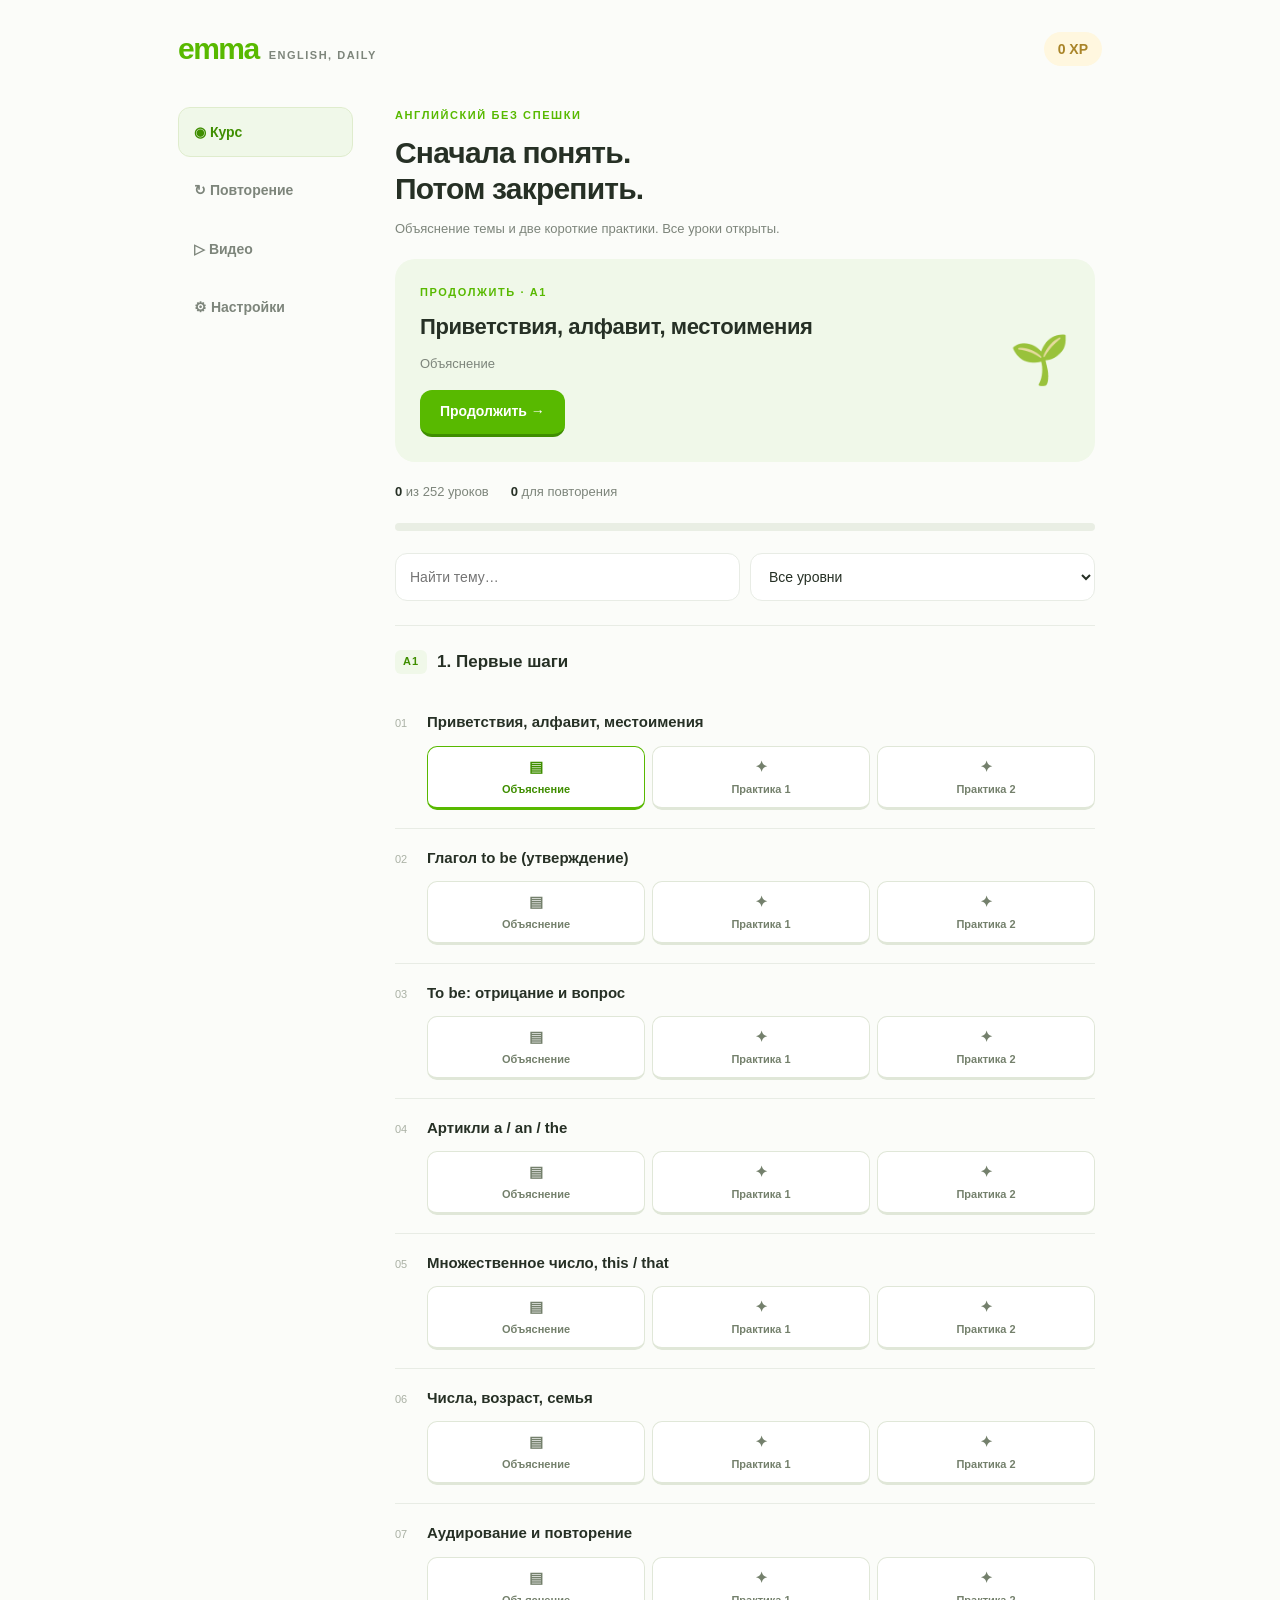
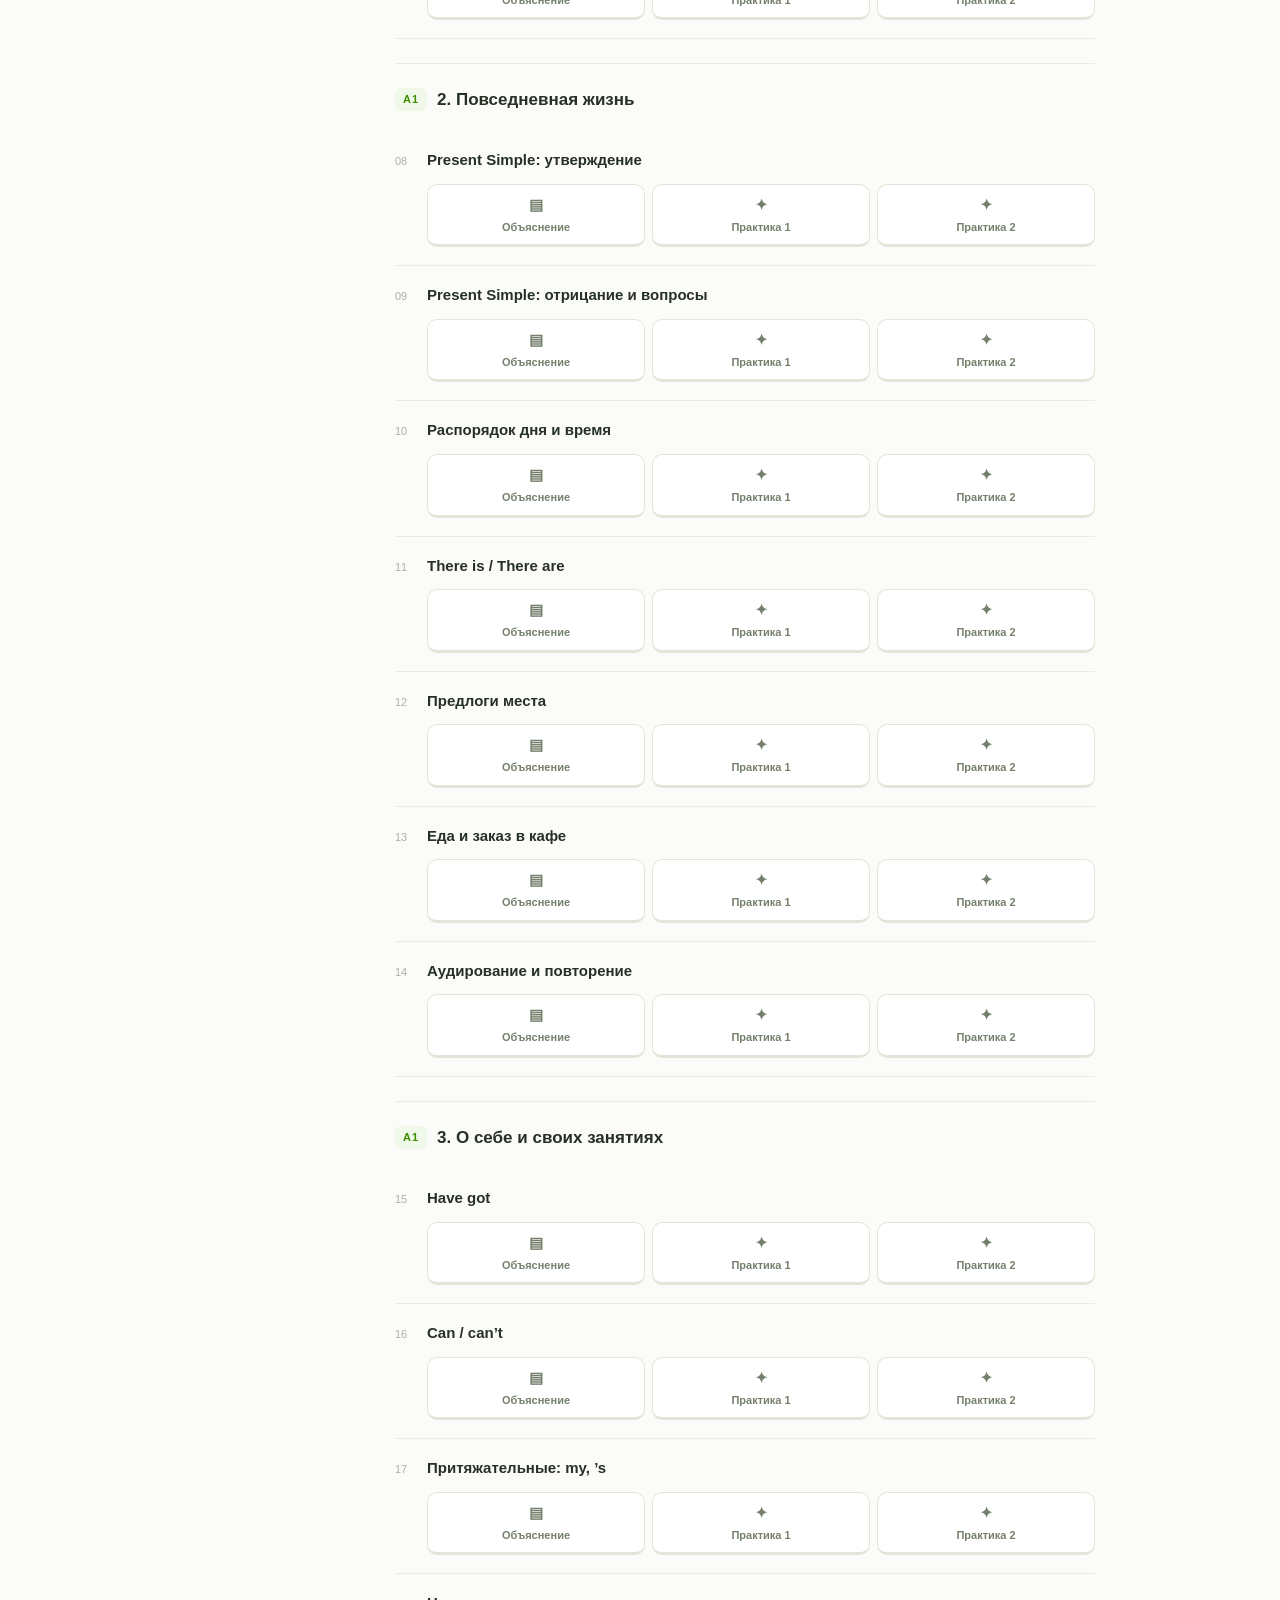
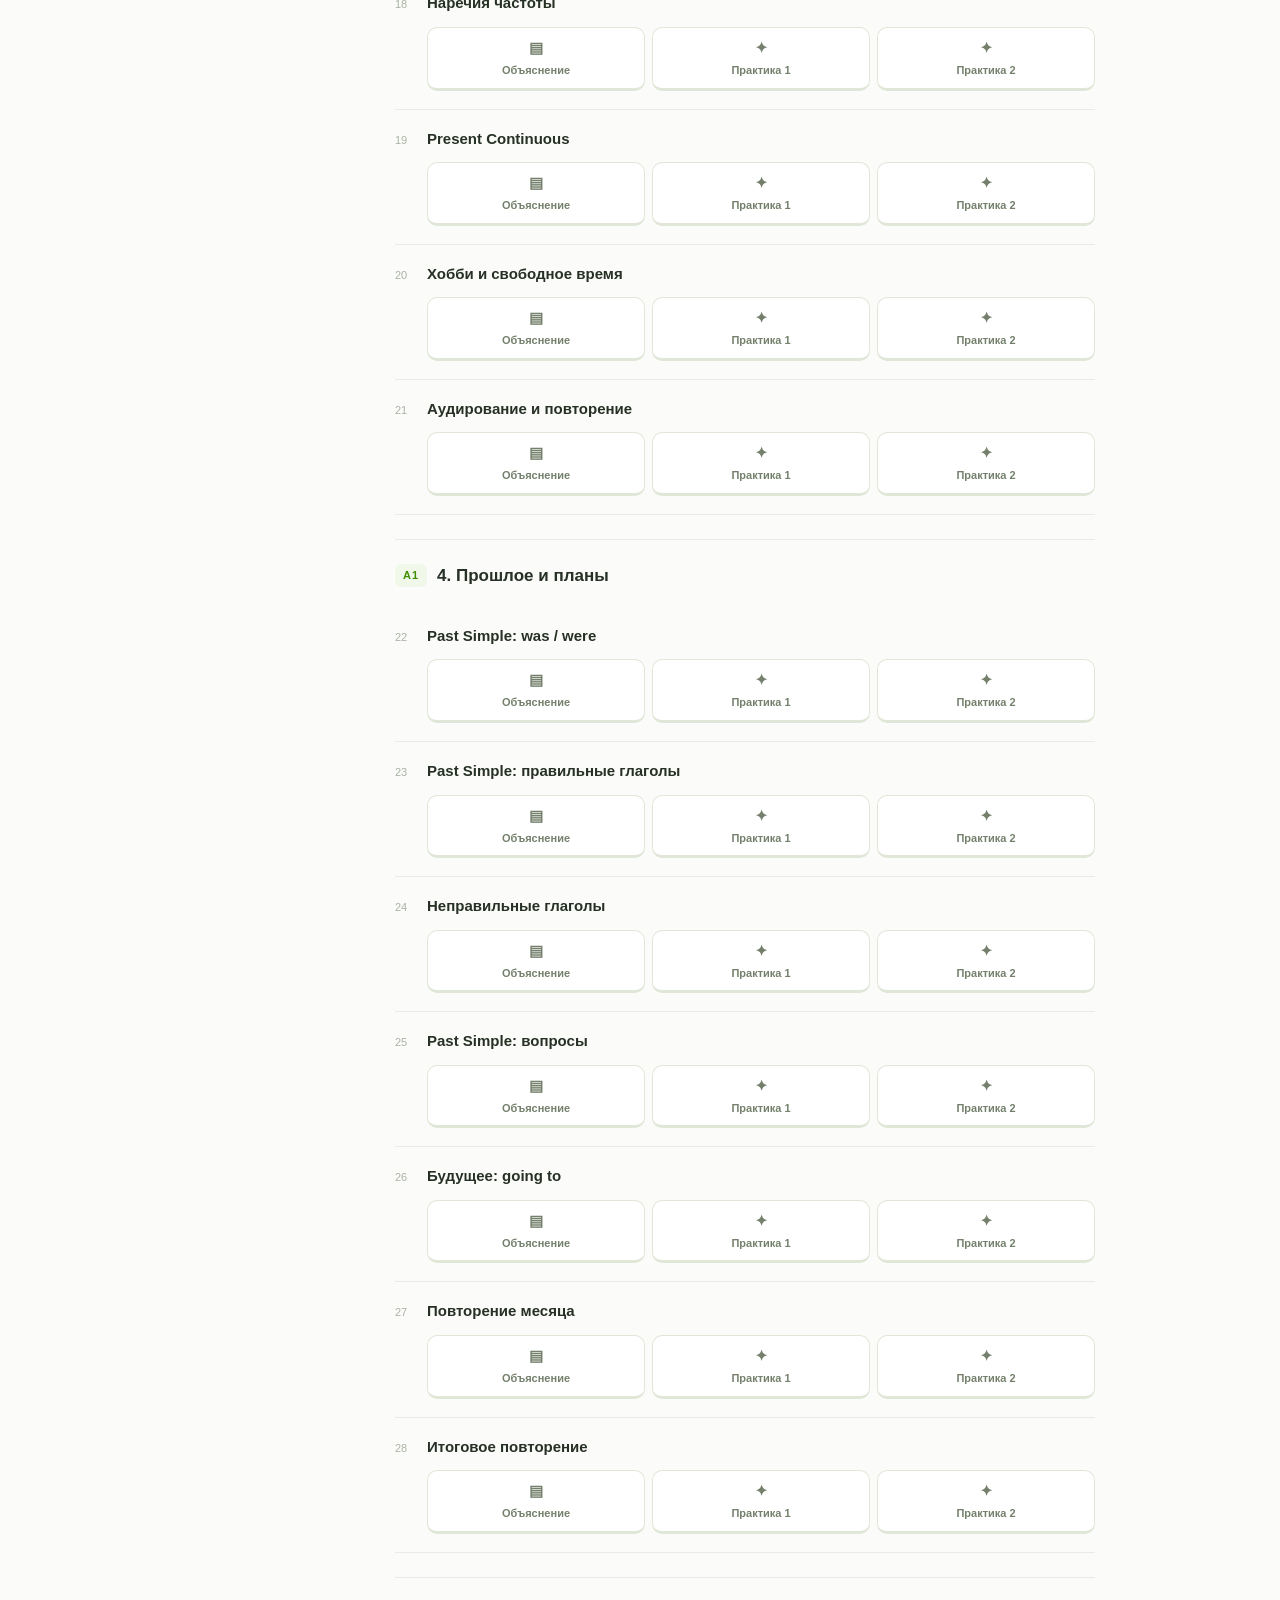
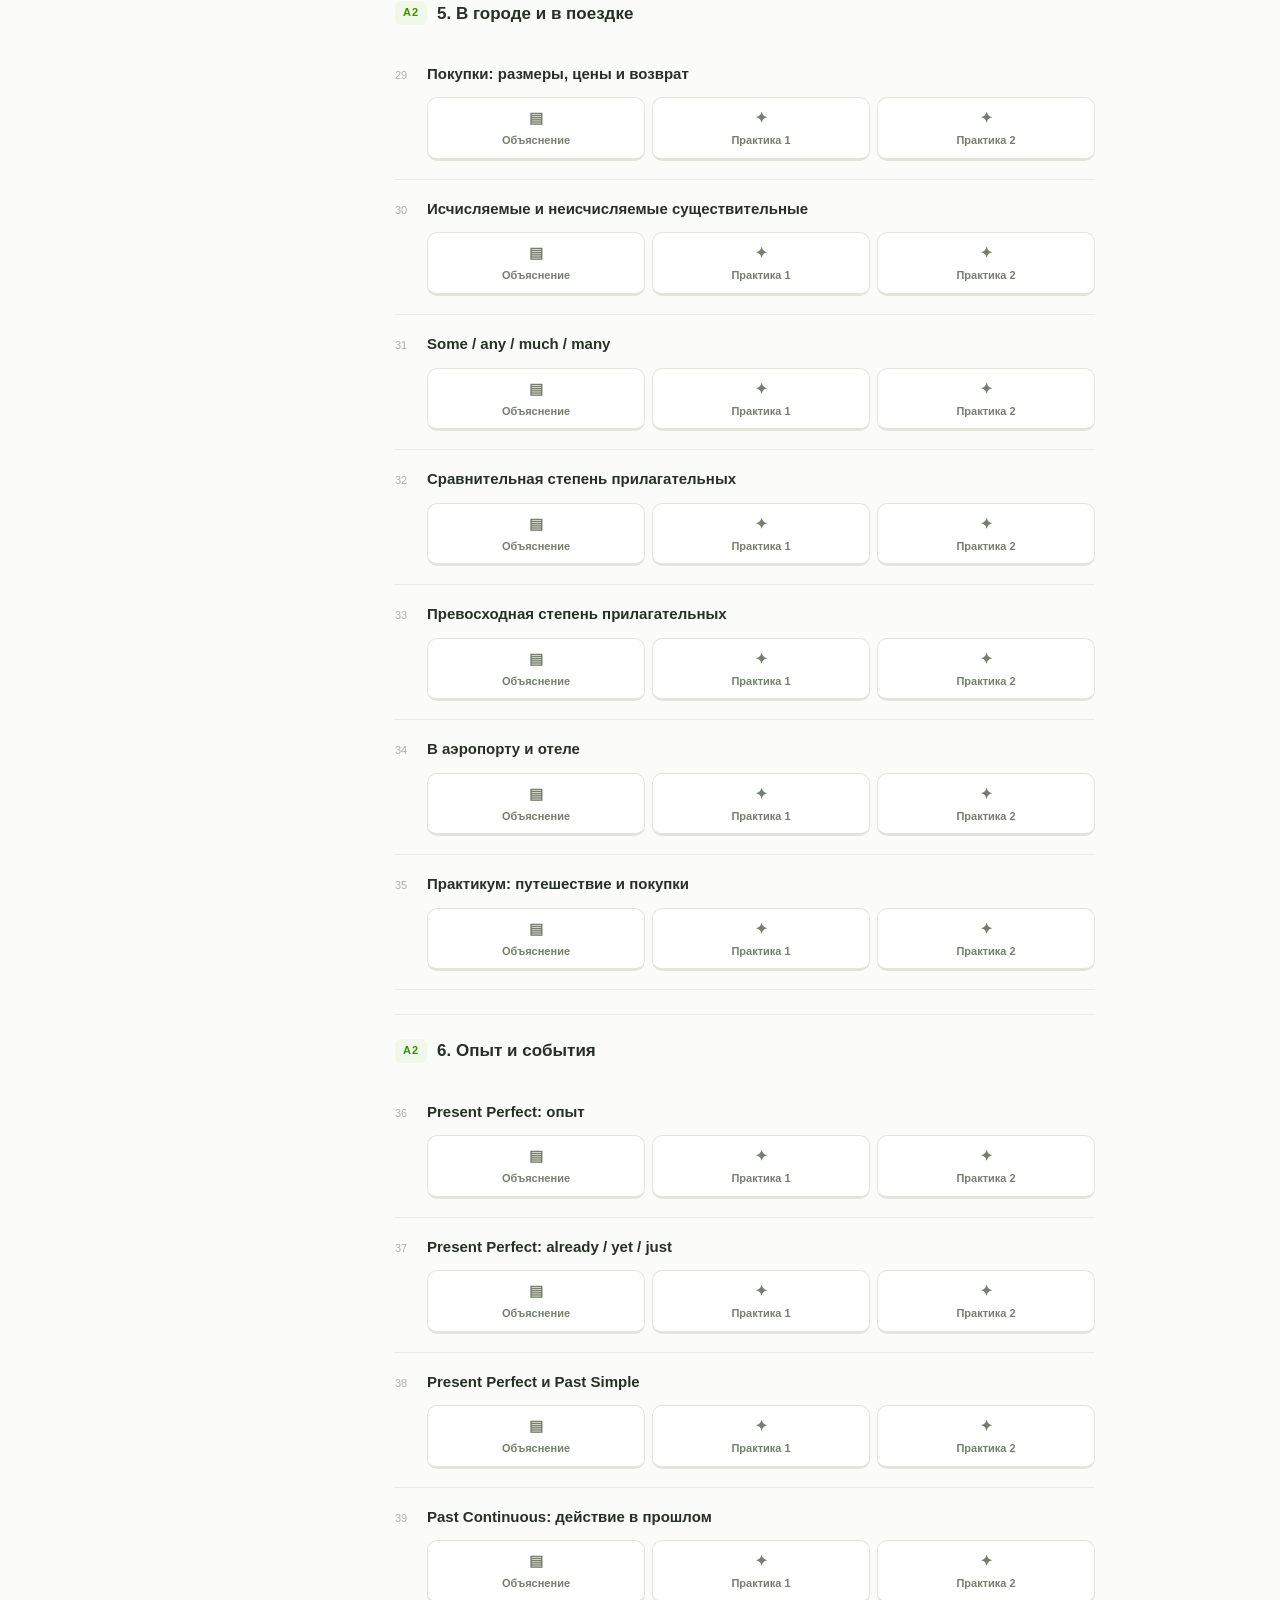
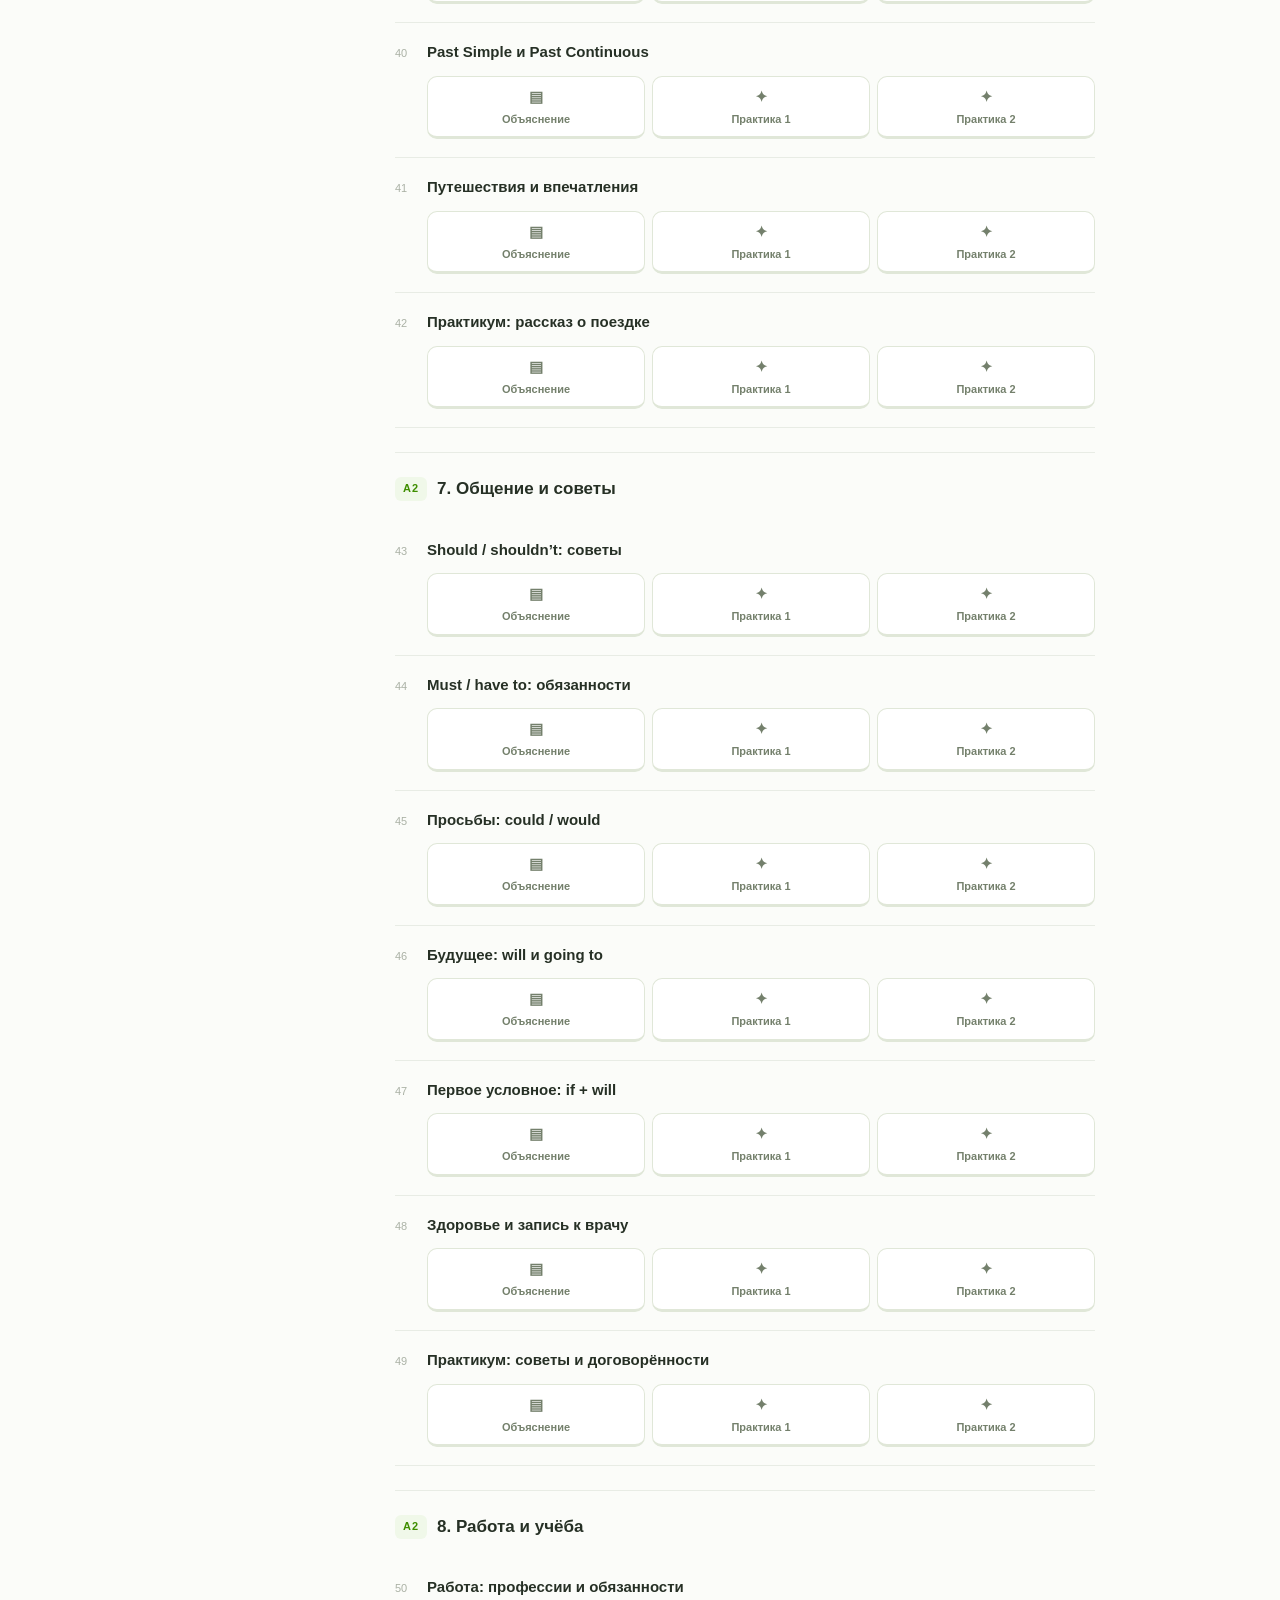
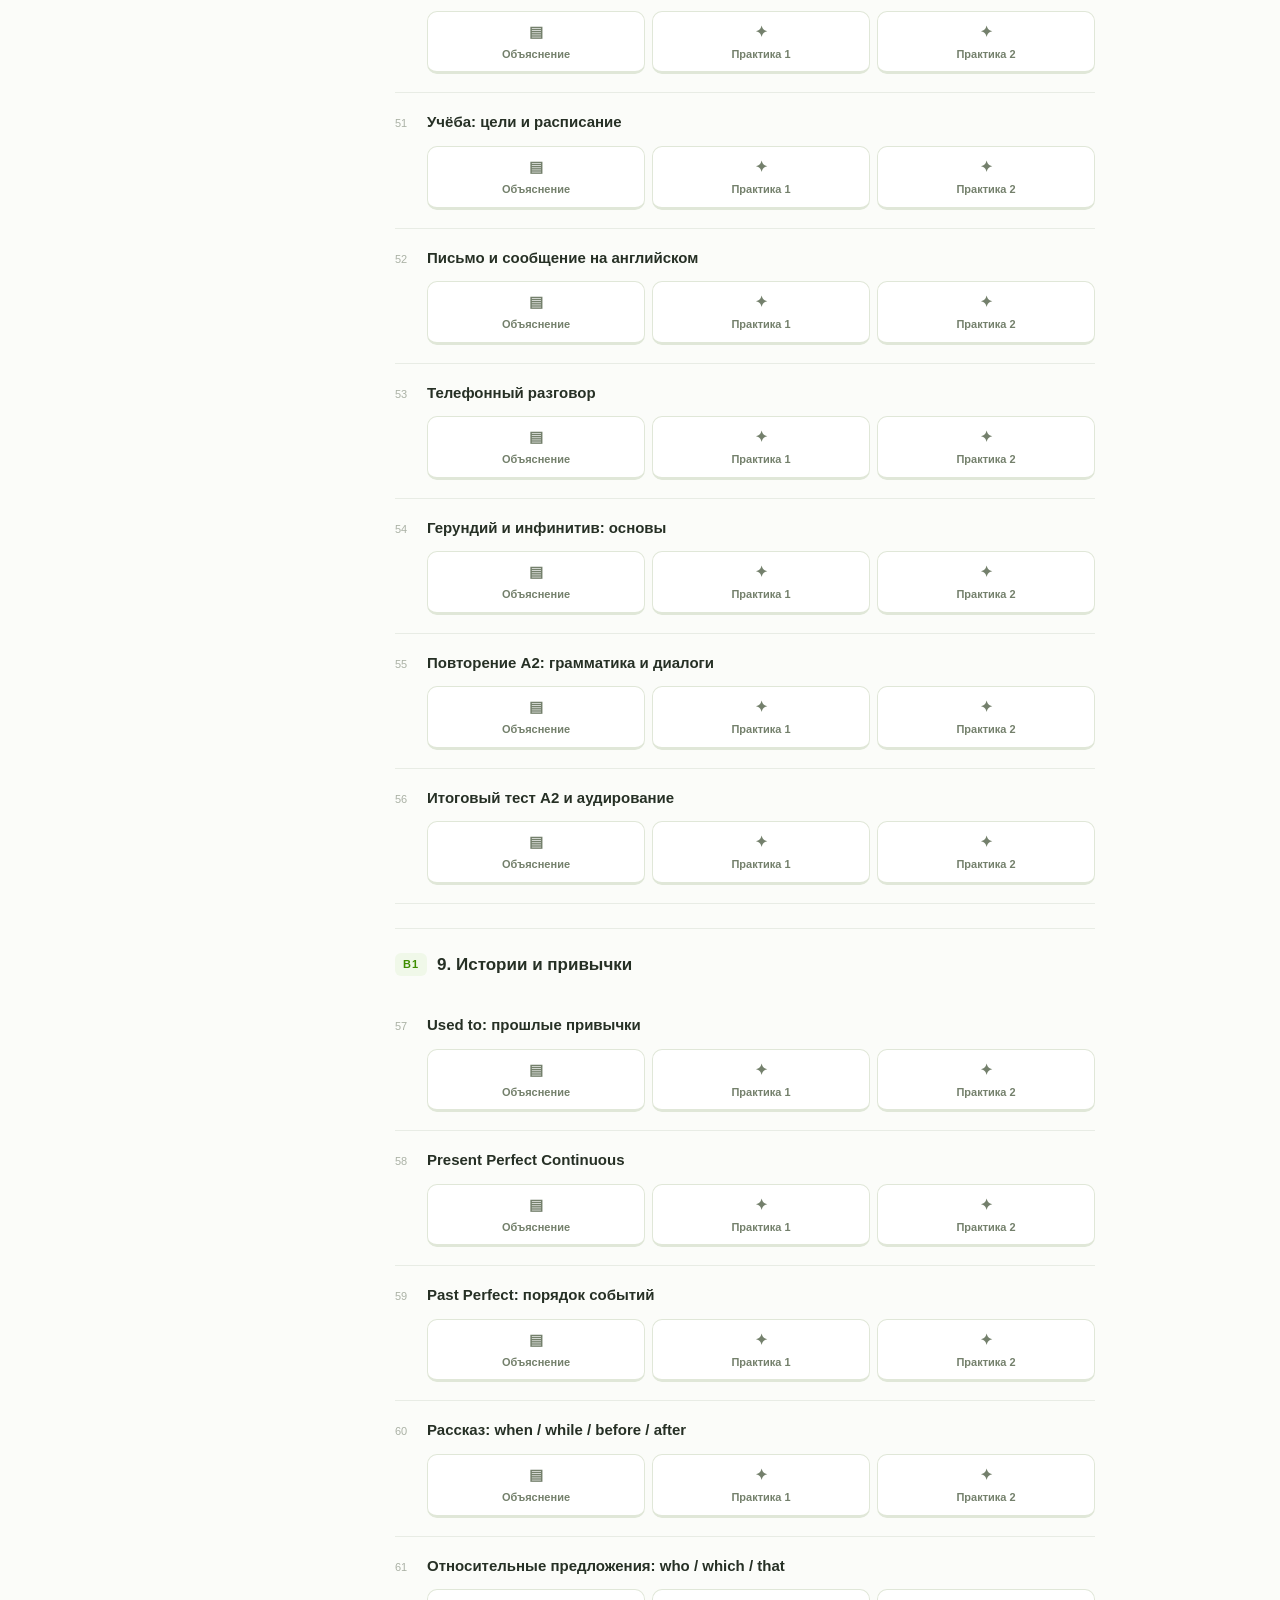
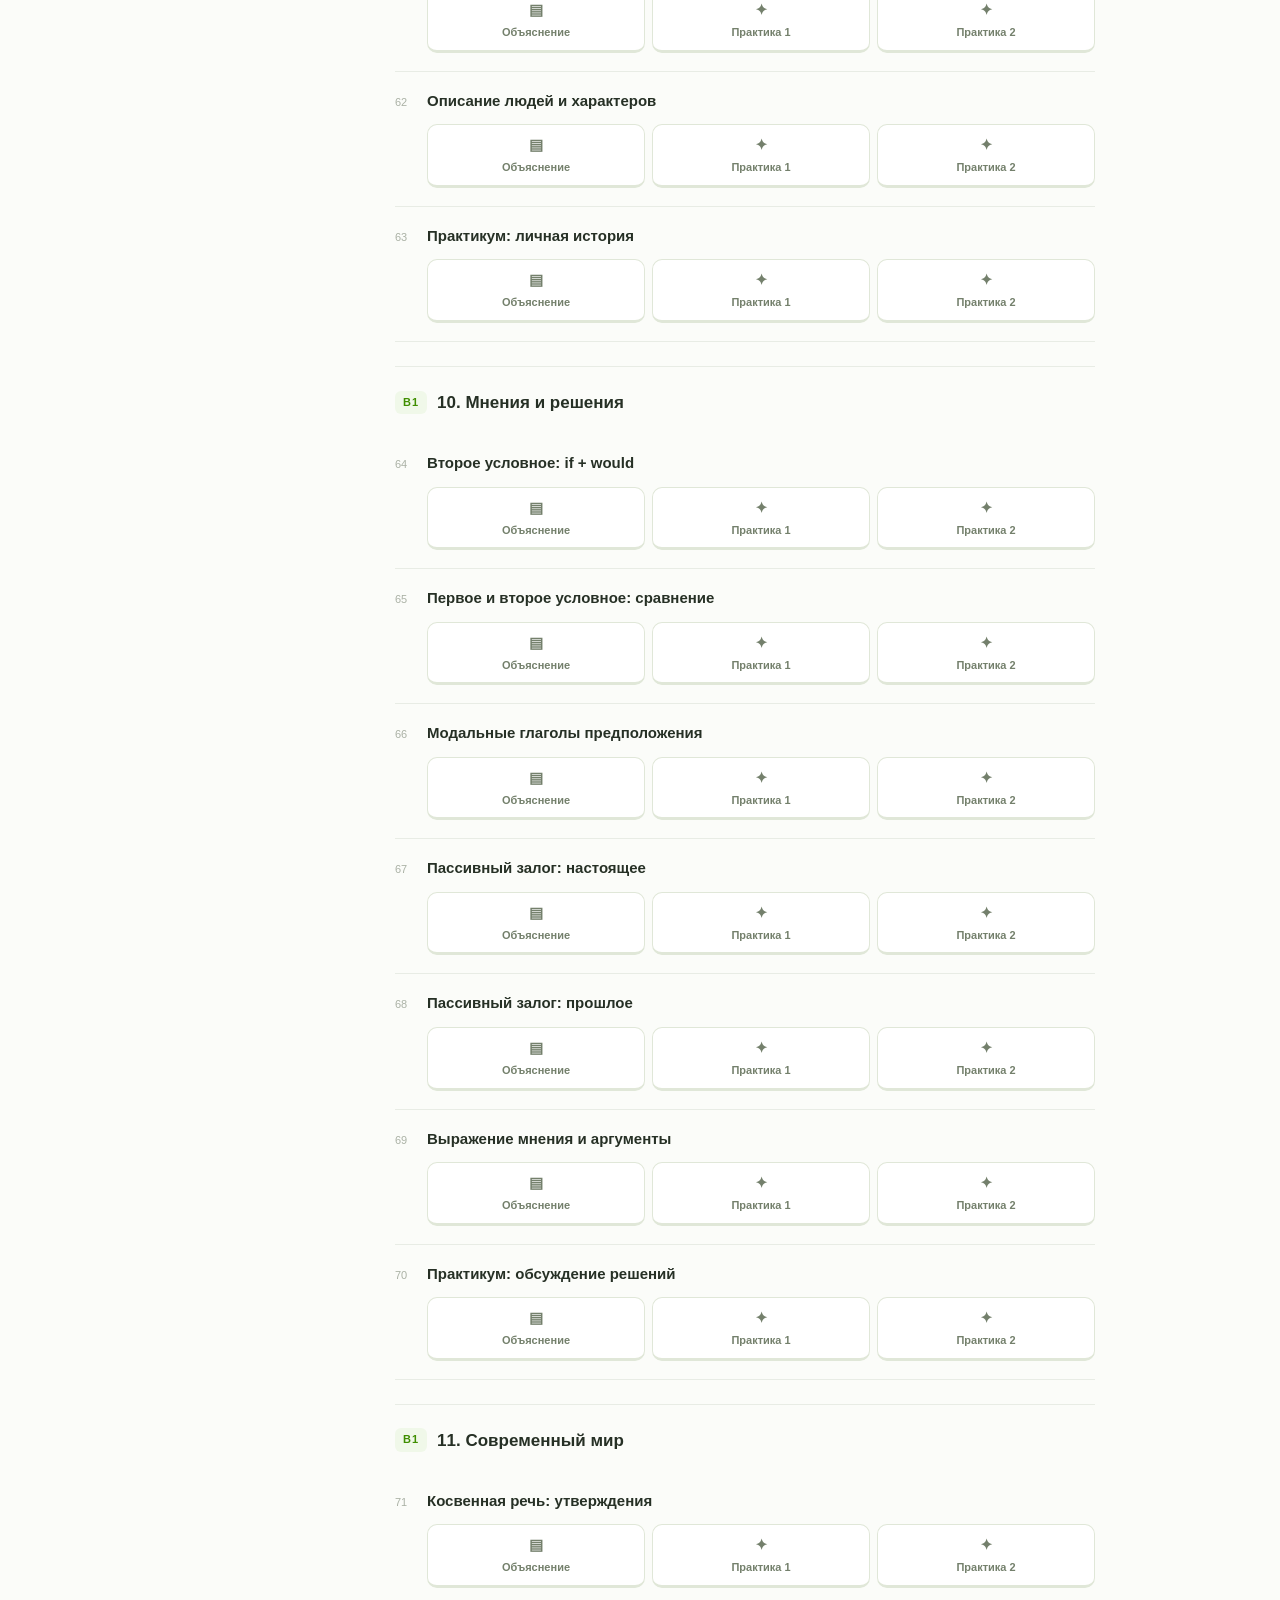
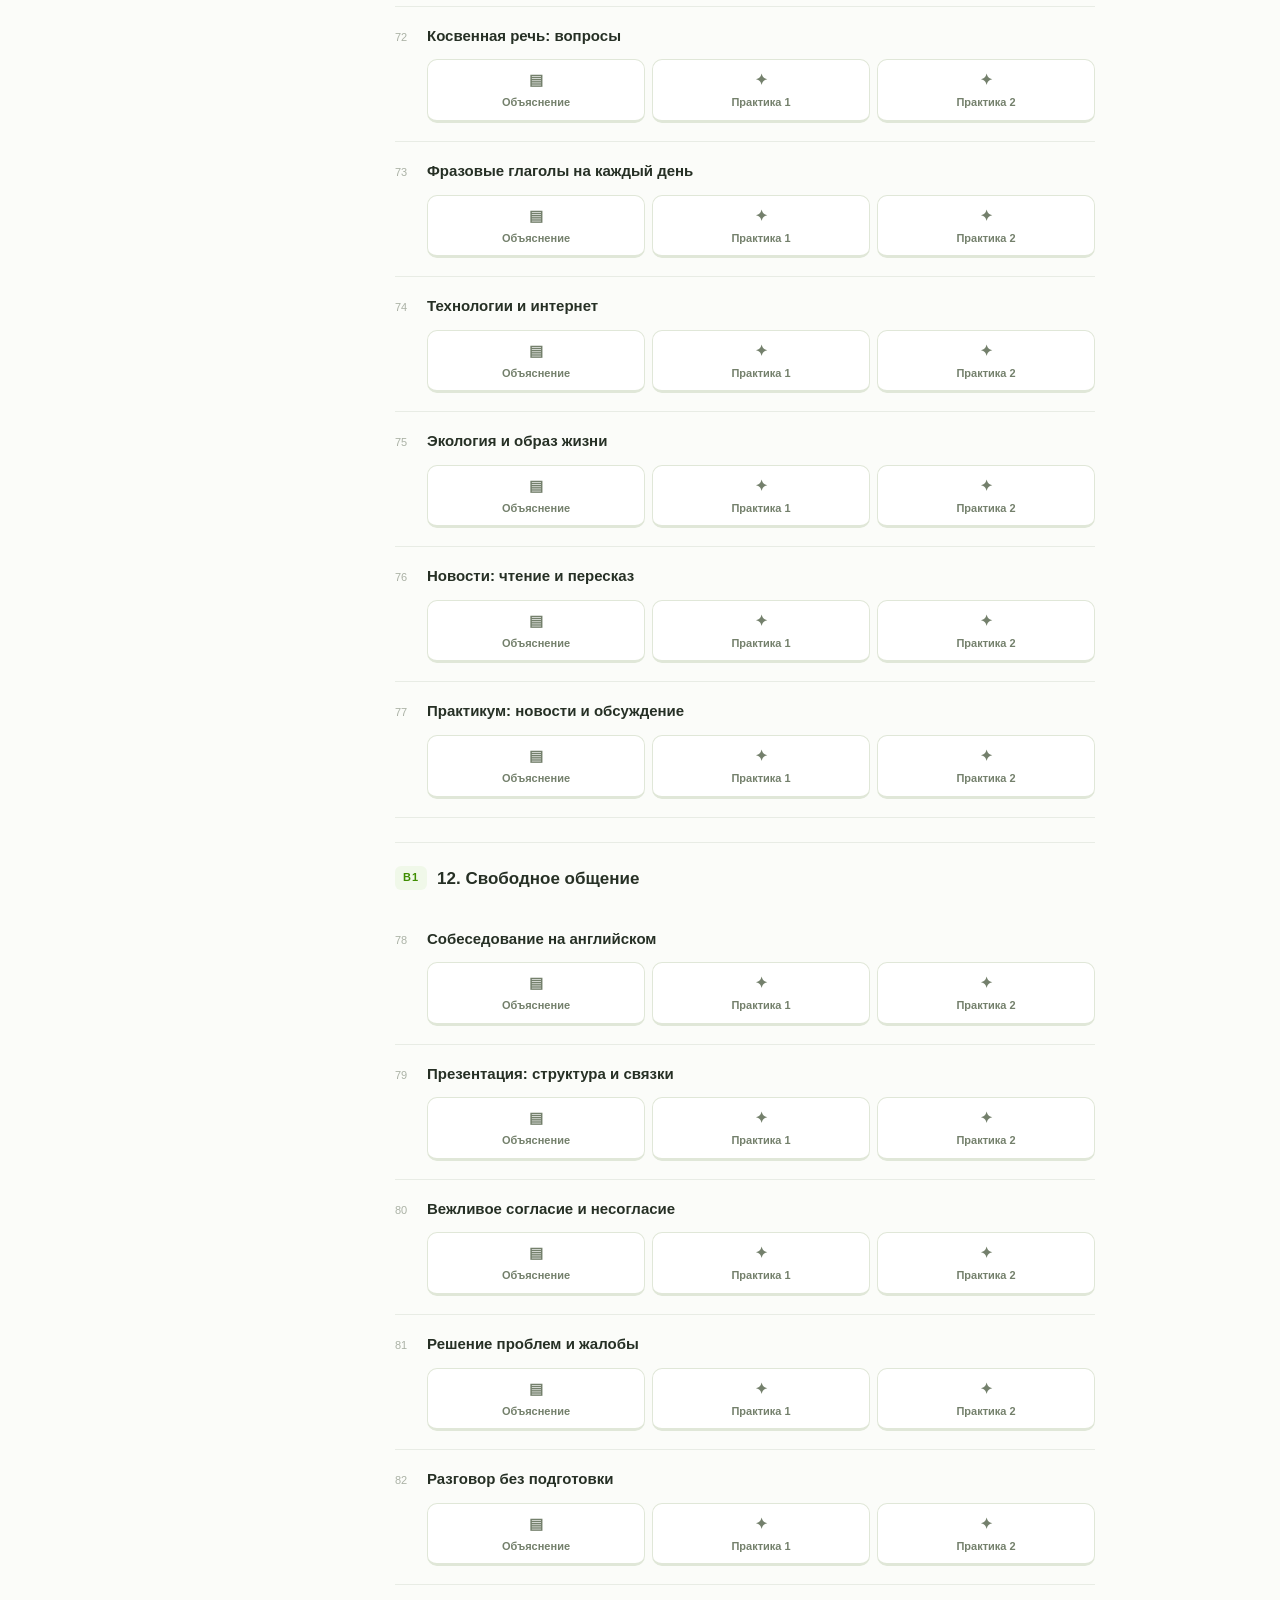
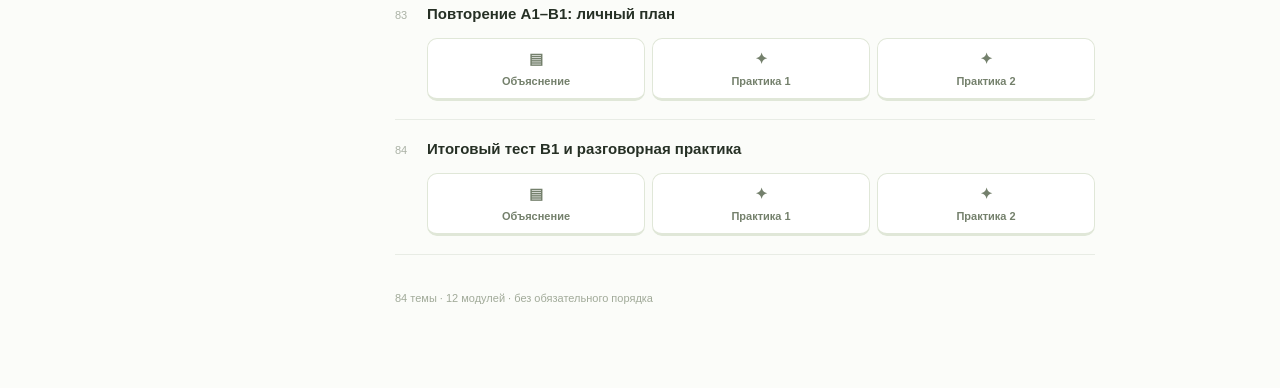
<file: index.html>
<!DOCTYPE html><html lang="ru"><head><meta charset="utf-8"><meta name="viewport" content="width=device-width,initial-scale=1,viewport-fit=cover"><meta name="theme-color" content="#fbfcf9"><meta name="description" content="Английский без спешки: объяснение каждой темы и две практики. 84 темы A1–B1, аудирование и голосовые ответы."><title>Emma — английский без спешки</title><style>:root{--green:#58b900;--deep:#3f8e00;--soft:#f0f8e9;--text:#263025;--muted:#7d857b;--line:#e8ece5;--bg:#fbfcf9;--blue:#2199d1;--red:#b64d4d;color-scheme:light;font-family:ui-rounded,-apple-system,BlinkMacSystemFont,'Segoe UI',sans-serif;font-size:16px}*{box-sizing:border-box}body{margin:0;background:var(--bg);color:var(--text);line-height:1.6}button,input,select,textarea{font:inherit;color:inherit}button,a,input,select,textarea{touch-action:manipulation}button{cursor:pointer}button:focus-visible,a:focus-visible,input:focus-visible,select:focus-visible,textarea:focus-visible,summary:focus-visible{outline:3px solid #89c8e2;outline-offset:4px}button:disabled{opacity:.5;cursor:default}a{color:var(--blue);overflow-wrap:anywhere}header{max-width:980px;margin:auto;padding:25px 28px 14px;display:flex;justify-content:space-between;align-items:center}.brand{font-weight:900;font-size:30px;color:var(--green);letter-spacing:-1.5px}.brand span{font-size:11px;font-weight:700;color:var(--muted);letter-spacing:1.5px;margin-left:10px;text-transform:uppercase}.xp{font-size:14px;font-weight:800;color:#a98428;background:#fff7df;padding:6px 14px;border-radius:20px}.layout{display:grid;grid-template-columns:175px minmax(0,1fr);gap:35px;max-width:980px;margin:20px auto;padding:0 28px 60px}nav{display:flex;flex-direction:column;gap:8px;position:sticky;top:24px;align-self:start}nav button{border:1px solid transparent;background:transparent;padding:13px 15px;border-radius:12px;color:var(--muted);font-size:14px;font-weight:750;text-align:left}nav button.active{color:var(--deep);background:var(--soft);border-color:#dfeccd}nav button:hover{background:#f0f2ec}main{min-width:0;max-width:700px;width:100%;margin:auto}h1{font-size:30px;line-height:1.2;letter-spacing:-.8px;margin:8px 0 12px}h2{font-size:22px;line-height:1.35;letter-spacing:-.4px;margin:0 0 12px}h3{font-size:17px;margin:0 0 9px}p{margin:0 0 16px}.muted,.note{color:var(--muted);font-size:13px}.eyebrow{font-size:11px;font-weight:850;letter-spacing:1.6px;text-transform:uppercase;color:var(--green);margin-bottom:10px}.panel{background:white;border:1px solid var(--line);border-radius:20px;padding:25px;margin:20px 0}.intro{display:flex;align-items:center;justify-content:space-between;gap:24px;background:var(--soft);border:0}.sprout{font-size:48px;flex-shrink:0}.button{border:0;border-bottom:3px solid var(--deep);border-radius:12px;background:var(--green);color:white;padding:12px 20px;font-size:14px;font-weight:800;display:inline-block;text-decoration:none;line-height:1.4}.button:active{transform:translateY(2px);border-bottom-width:1px}.secondary{border:1px solid var(--line);border-bottom:3px solid #dde3d8;background:white;color:#657160}.text-button{padding:7px 0;background:transparent;border:0;color:var(--muted);font-size:13px}.row{display:flex;align-items:center;gap:10px;flex-wrap:wrap}.between{justify-content:space-between}.summary-row{display:flex;gap:22px;font-size:13px;color:var(--muted);margin:20px 0}.summary-row b{color:var(--text)}.meter{height:8px;background:#e9eee4;border-radius:99px;overflow:hidden;flex:1}.meter span{display:block;height:100%;background:var(--green);border-radius:99px}.field{display:block;width:100%;padding:12px 14px;border:1px solid var(--line);border-radius:12px;background:white;font-size:14px;min-height:46px}.filters{display:flex;gap:10px;margin:22px 0}.filters .field{width:auto;flex:1;min-width:0}.module{border-top:1px solid var(--line);padding-top:22px;margin-top:24px}.module-label{display:flex;align-items:center;gap:10px;margin-bottom:18px}.level{font-size:11px;letter-spacing:1px;padding:3px 8px;border-radius:6px;background:var(--soft);color:var(--deep);font-weight:800}.topic{padding:18px 0;border-bottom:1px solid var(--line)}.topic-top{display:flex;align-items:baseline;gap:12px;margin-bottom:12px}.topic-number{font-size:11px;color:#aab1a5;min-width:20px}.topic h3{font-size:15px;font-weight:700;margin:0;line-height:1.5}.steps{display:flex;gap:7px;margin-left:32px;align-items:center}.step{border:1px solid #e0e7d8;border-bottom:3px solid #e0e7d8;border-radius:10px;background:white;padding:8px 10px;font-size:11px;font-weight:750;flex:1;color:#74806c}.step:hover{border-color:#a9cf86}.step.done{background:var(--soft);color:var(--deep);border-color:#c8dfa8}.step.current{border-color:var(--green);color:var(--deep)}.step span{display:block;font-size:15px;margin-bottom:2px}.lesson-head{margin-bottom:24px}.back{background:none;border:0;padding:0;color:var(--muted);font-size:13px;margin:0 0 23px}.lesson-count{color:var(--muted);font-size:12px;white-space:nowrap}.rule{font-size:17px;line-height:1.85}.pattern{background:var(--soft);border-radius:12px;padding:15px 18px;font-size:17px;font-weight:750;margin:20px 0}.example{border-top:1px solid var(--line);padding:16px 0}.example .en{font-size:17px;font-weight:650}.example .translation{color:var(--muted);font-size:13px;margin-top:3px}.audio-small{font-size:15px;background:none;border:1px solid var(--line);border-radius:10px;padding:6px 11px;flex-shrink:0}.lesson-actions{display:flex;justify-content:space-between;align-items:center;gap:16px;margin-top:28px}.prompt{font-size:21px;font-weight:600;line-height:1.5;margin:26px 0;padding:22px;border:1px solid var(--line);border-radius:16px;background:white}.options{display:grid;gap:9px}.option{display:flex;align-items:center;gap:13px;padding:15px 18px;background:white;border:1px solid var(--line);border-bottom:3px solid #e4e9df;border-radius:12px;text-align:left;font-size:15px}.option.selected{border-color:#91c8df;background:#f0faff;color:#187eaa}.option small{color:#aab1a5}.tiles{display:flex;gap:8px;flex-wrap:wrap;min-height:70px;padding:15px 0}.tile{border:1px solid var(--line);border-bottom:3px solid #dfe5d8;border-radius:10px;padding:8px 13px;background:white;font-size:15px}.tile:disabled{visibility:hidden}.answer-tiles{border-block:1px solid var(--line);margin:18px 0;min-height:95px}.answer-tiles .tile:disabled{visibility:visible}.feedback{padding:18px;border-radius:14px;margin-top:22px;font-size:14px;white-space:pre-wrap}.good{color:#407619;background:#eff8e8}.bad{color:#964646;background:#fff0ef}.feedback strong{display:block;margin-bottom:6px}.listen{display:block;font-size:32px;padding:16px 28px;margin:28px auto 15px}.center{text-align:center}.speech-status{min-height:24px;margin:10px 0;font-size:13px;color:var(--muted)}textarea.field{min-height:100px;resize:vertical}.check-input{width:100%;padding:18px;border:1px solid var(--line);border-radius:14px;background:white;font-size:18px}.result{padding:30px 0;text-align:center}.result-icon{font-size:60px;margin:10px}.result-grid{display:flex;gap:12px;justify-content:center;margin:25px 0}.result-grid div{background:var(--soft);border-radius:14px;padding:15px 22px;color:var(--muted);font-size:12px}.result-grid b{display:block;font-size:24px;color:var(--deep)}.settings-group{border-top:1px solid var(--line);margin-top:25px;padding-top:22px}.settings-grid{display:grid;grid-template-columns:1fr 1fr;gap:18px}.settings-grid label{display:grid;gap:7px;font-size:13px;color:var(--muted)}.settings-grid input{max-width:100%}details{margin:18px 0}summary{cursor:pointer;color:var(--muted);font-size:13px}iframe{width:100%;aspect-ratio:16/9;border:0;border-radius:14px;background:#191d17}.video-form{display:flex;gap:10px;margin:24px 0}.video-form input{flex:1;min-width:0}.video-note{margin-top:20px}.video-note label{display:block;font-size:14px;font-weight:700;margin-bottom:8px}.library{display:grid;gap:8px}.library button{text-align:left;overflow-wrap:anywhere}.error-line{color:var(--red);font-size:13px;white-space:pre-wrap}.empty{text-align:center;padding:45px 15px;color:var(--muted)}.file-input{max-width:100%;font-size:12px}#global-status{max-width:980px;margin:auto;padding:0 28px;color:var(--red);font-size:12px}footer{font-size:11px;color:#a1aa99;margin-top:35px}.sr-only{position:absolute;width:1px;height:1px;overflow:hidden;clip:rect(0,0,0,0)}@media(max-width:700px){header{padding:17px 20px 8px}.brand{font-size:28px}.brand span{font-size:9px}.layout{display:block;margin:15px auto;padding:0 20px 110px}nav{position:fixed;bottom:0;left:0;right:0;top:auto;background:rgba(255,255,255,.97);border-top:1px solid var(--line);flex-direction:row;z-index:20;padding:8px 8px calc(8px + env(safe-area-inset-bottom,0px));justify-content:space-around}nav button{font-size:11px;flex:1;text-align:center;padding:10px 5px;white-space:nowrap;border-radius:10px}h1{font-size:27px}.panel{padding:21px}.intro{padding:22px}.sprout{font-size:36px}.summary-row{gap:16px;font-size:12px}.steps{margin-left:0}.step{font-size:10px;padding:8px 5px}.rule{font-size:16px}.prompt{font-size:19px;padding:20px}.settings-grid{grid-template-columns:1fr}.lesson-actions{gap:10px}.lesson-actions .button{font-size:12px;padding:12px 15px}.video-form{flex-direction:column}.result-grid div{padding:12px 16px}.filters{flex-direction:column}.filters .field{width:100%}#global-status{padding:0 20px}.option{padding:14px}}@media(prefers-reduced-motion:reduce){*{scroll-behavior:auto!important;transition:none!important}}
:root[data-theme="dark"]{--text:#e0e8dc;--muted:#a1ac9a;--line:#35402f;--bg:#171e16;--soft:#283922;--deep:#a1d67d;--green:#7dc74c;color-scheme:dark}:root[data-theme="dark"] .panel,:root[data-theme="dark"] .field,:root[data-theme="dark"] .option,:root[data-theme="dark"] .tile,:root[data-theme="dark"] .prompt,:root[data-theme="dark"] .check-input,:root[data-theme="dark"] .secondary,:root[data-theme="dark"] .step{background:#20291d;color:var(--text)}:root[data-theme="dark"] nav{background:#1c241a}:root[data-theme="dark"] .option.selected{background:#203a47;color:#b6e4f8}:root[data-theme="dark"] .bad{background:#442b29;color:#ffbdb5}:root[data-theme="dark"] .good{background:#293f23;color:#b9e6a1}:root[data-theme="dark"] .xp{background:#3b3420;color:#edce80}:root[data-theme="dark"] .intro,:root[data-theme="dark"] .step.done{background:var(--soft)}:root[data-theme="dark"] nav button:hover{background:#2a3426}:root[data-theme="dark"] .meter{background:#36432e}:root[data-theme="dark"] .button:not(.secondary){color:#14240b}
</style></head><body><header><div class="brand">emma<span>english, daily</span></div><div class="xp" id="xp">0 XP</div></header><div id="global-status" role="status" aria-live="polite"></div><div class="layout"><nav aria-label="Навигация"><button data-page="course">◉ Курс</button><button data-page="review">↻ Повторение</button><button data-page="video">▷ Видео</button><button data-page="settings">⚙ Настройки</button></nav><main id="main"></main></div><script></script><script>const COURSE={"modules": [["Первые шаги", "A1"], ["Повседневная жизнь", "A1"], ["О себе и своих занятиях", "A1"], ["Прошлое и планы", "A1"], ["В городе и в поездке", "A2"], ["Опыт и события", "A2"], ["Общение и советы", "A2"], ["Работа и учёба", "A2"], ["Истории и привычки", "B1"], ["Мнения и решения", "B1"], ["Современный мир", "B1"], ["Свободное общение", "B1"]], "units": [{"id": 1, "title": "Приветствия, алфавит, местоимения", "module": 0, "rule": "Чтобы представиться, скажи My name is… или I am… Личные местоимения заменяют имена: I — я, you — ты или вы, she — она. В английском I всегда пишется с большой буквы.", "pattern": "My name is… / I am…", "examples": [["Hello, my name is Emma.", "Привет, меня зовут Эмма.", "name"], ["I am Anna.", "Я Анна.", "am"], ["You are my friend.", "Ты мой друг.", "are"]]}, {"id": 2, "title": "Глагол to be (утверждение)", "module": 0, "rule": "В настоящем времени to be связывает человека с его качеством, профессией или состоянием. После I ставь am, после he/she/it — is, после you/we/they — are. Для профессии в единственном числе обычно нужен a или an.", "pattern": "I am · she is · they are", "examples": [["She is a teacher.", "Она учительница.", "is"], ["He is a doctor.", "Он врач.", "is"], ["We are happy.", "Мы счастливы.", "are"]]}, {"id": 3, "title": "To be: отрицание и вопрос", "module": 0, "rule": "Чтобы отрицать, добавь not после am/is/are. Чтобы задать вопрос, перенеси am/is/are перед подлежащим. Короткий ответ повторяет этот глагол: Yes, I am; No, she isn't.", "pattern": "Are you…? / She is not…", "examples": [["Are you ready?", "Ты готова?", "Are"], ["She is not tired.", "Она не устала.", "not"], ["Is he your brother?", "Он твой брат?", "Is"]]}, {"id": 4, "title": "Артикли a / an / the", "module": 0, "rule": "A/an вводят один предмет, который пока не определён для собеседника. A ставится перед согласным звуком, an — перед гласным. The указывает на конкретный или уже известный предмет. Ориентируйся на звук, а не букву.", "pattern": "a book · an apple · the book", "examples": [["I have an apple.", "У меня есть яблоко.", "an"], ["She has a dog.", "У неё есть собака.", "a"], ["The dog is small.", "Эта собака маленькая.", "The"]]}, {"id": 5, "title": "Множественное число, this / that", "module": 0, "rule": "Обычно множественное число образуется с -s; после некоторых звуков нужно -es. Есть исключения: child → children. This/that относятся к одному предмету, these/those — к нескольким; this/these — ближе, that/those — дальше.", "pattern": "this book → these books", "examples": [["These are my books.", "Это мои книги.", "These"], ["Those houses are old.", "Те дома старые.", "Those"], ["This is my bag.", "Это моя сумка.", "This"]]}, {"id": 6, "title": "Числа, возраст, семья", "module": 0, "rule": "Возраст в английском выражается через to be, а не have. Порядок: человек + am/is/are + число (+ years old). В словах о семье используй my, your, his, her, чтобы назвать, чьи это родственники.", "pattern": "She is twenty years old.", "examples": [["My sister is twenty.", "Моей сестре двадцать лет.", "twenty"], ["My brother is ten.", "Моему брату десять лет.", "ten"], ["I am thirty years old.", "Мне тридцать лет.", "am"]]}, {"id": 7, "title": "Аудирование и повторение", "module": 0, "rule": "При первом прослушивании ищи общую мысль, а не каждое слово. Затем слушай короткими отрывками и сравнивай услышанное с текстом. После like можно использовать форму -ing: like learning — любить учиться.", "pattern": "I like + глагол-ing", "examples": [["I like learning English.", "Мне нравится изучать английский.", "learning"], ["She likes listening to music.", "Ей нравится слушать музыку.", "listening"], ["We like speaking English.", "Нам нравится говорить по-английски.", "speaking"]]}, {"id": 8, "title": "Present Simple: утверждение", "module": 1, "rule": "Present Simple описывает привычки, регулярные действия и факты. С I/you/we/they используй начальную форму глагола. С he/she/it добавляй -s или -es; study превращается в studies.", "pattern": "I work · she works", "examples": [["She works every day.", "Она работает каждый день.", "works"], ["He studies every morning.", "Он занимается каждое утро.", "studies"], ["They live in London.", "Они живут в Лондоне.", "live"]]}, {"id": 9, "title": "Present Simple: отрицание и вопросы", "module": 1, "rule": "В вопросах Present Simple нужны do или does. В отрицании — don't или doesn't. После does/doesn't основной глагол остаётся без -s. Не добавляй do к вопросам с to be.", "pattern": "Does she work? / She does not work.", "examples": [["Do you speak English?", "Ты говоришь по-английски?", "Do"], ["Does he like tea?", "Он любит чай?", "Does"], ["I do not eat meat.", "Я не ем мясо.", "not"]]}, {"id": 10, "title": "Распорядок дня и время", "module": 1, "rule": "Для распорядка дня используй Present Simple. Точное время вводится предлогом at: at seven, at noon. С днями недели ставь on, с месяцами — in. Наречие usually стоит перед смысловым глаголом.", "pattern": "I get up at seven.", "examples": [["I wake up at seven.", "Я просыпаюсь в семь.", "at"], ["She goes to bed at ten.", "Она ложится спать в десять.", "at"], ["We have lunch at noon.", "Мы обедаем в полдень.", "noon"]]}, {"id": 11, "title": "There is / There are", "module": 1, "rule": "There is сообщает о наличии одного предмета или неисчисляемого количества; there are — нескольких предметов. В вопросе порядок меняется: Is there…? / Are there…? Не путай there is с it is, которое описывает уже названный предмет.", "pattern": "There is a… / There are two…", "examples": [["There are two chairs.", "Там два стула.", "are"], ["There is a lamp on the desk.", "На столе есть лампа.", "is"], ["Are there any shops nearby?", "Поблизости есть магазины?", "Are"]]}, {"id": 12, "title": "Предлоги места", "module": 1, "rule": "Предлоги места показывают расположение: in — внутри, on — на поверхности, under — под, next to — рядом. После предлога назови ориентир. Для описания положения предмета обычно нужен to be.", "pattern": "The book is on the table.", "examples": [["The cat is under the table.", "Кот под столом.", "under"], ["My keys are in the bag.", "Мои ключи в сумке.", "in"], ["The bank is next to the cafe.", "Банк рядом с кафе.", "next"]]}, {"id": 13, "title": "Еда и заказ в кафе", "module": 1, "rule": "Для вежливого заказа скажи I would like… вместо резкого I want… С неисчисляемой едой используй some, если не называешь порцию. Для просьбы также подходит Can I have… please?", "pattern": "I would like… / Can I have…?", "examples": [["I would like some tea.", "Я бы хотела немного чая.", "like"], ["Can I have some water please?", "Можно мне немного воды, пожалуйста?", "some"], ["I would like a sandwich.", "Я бы хотела сэндвич.", "would"]]}, {"id": 14, "title": "Аудирование и повторение", "module": 1, "rule": "Слушая рассказ о привычках, отмечай слова every day, usually, at seven. Они помогают понять последовательность событий. Попробуй пересказать услышанное двумя короткими предложениями, сохраняя Present Simple.", "pattern": "I usually + глагол", "examples": [["I usually have breakfast at home.", "Я обычно завтракаю дома.", "usually"], ["He usually walks to work.", "Он обычно ходит на работу пешком.", "usually"], ["They have dinner at six.", "Они ужинают в шесть.", "at"]]}, {"id": 15, "title": "Have got", "module": 2, "rule": "Have got означает «иметь» и часто употребляется в британском английском. С he/she/it используй has got. Вопрос: Have you got…? Отрицание: haven't got или hasn't got. Не смешивай эту схему с do you have.", "pattern": "I have got · she has got", "examples": [["She has got a bike.", "У неё есть велосипед.", "has"], ["Have you got a pen?", "У тебя есть ручка?", "Have"], ["He has not got a car.", "У него нет машины.", "not"]]}, {"id": 16, "title": "Can / can’t", "module": 2, "rule": "Can описывает умение или возможность. После него ставится начальная форма глагола без to; окончание -s не добавляется. Для отрицания используй cannot/can't. В вопросе can ставится перед человеком.", "pattern": "can + глагол без to", "examples": [["I can swim very well.", "Я умею очень хорошо плавать.", "can"], ["Can you help me?", "Ты можешь мне помочь?", "Can"], ["She cannot drive.", "Она не умеет водить.", "cannot"]]}, {"id": 17, "title": "Притяжательные: my, ’s", "module": 2, "rule": "My/your/his/her/our/their ставятся перед существительным и показывают принадлежность. К имени владельца добавляется 's: Anna's book. Не путай his — его и he's — he is. После притяжательного слова артикль не нужен.", "pattern": "my bag · Anna's bag", "examples": [["This is my brother's car.", "Это машина моего брата.", "brother's"], ["Her name is Kate.", "Её зовут Кейт.", "Her"], ["Tom's house is big.", "Дом Тома большой.", "Tom's"]]}, {"id": 18, "title": "Наречия частоты", "module": 2, "rule": "Наречия always, usually, often, sometimes, never показывают частоту. Они обычно стоят перед смысловым глаголом, но после am/is/are. Never уже содержит отрицание: не добавляй к нему don't.", "pattern": "She often reads. / She is always kind.", "examples": [["He never drinks coffee.", "Он никогда не пьёт кофе.", "never"], ["I sometimes cook dinner.", "Я иногда готовлю ужин.", "sometimes"], ["He is always busy.", "Он всегда занят.", "always"]]}, {"id": 19, "title": "Present Continuous", "module": 2, "rule": "Present Continuous описывает действие, происходящее сейчас или в текущий период. Собери am/is/are + глагол-ing. Для отрицания добавь not после to be. В вопросе перенеси am/is/are вперёд.", "pattern": "am / is / are + глагол-ing", "examples": [["They are playing football.", "Они играют в футбол.", "playing"], ["She is reading now.", "Она сейчас читает.", "is"], ["We are learning English.", "Мы изучаем английский.", "learning"]]}, {"id": 20, "title": "Хобби и свободное время", "module": 2, "rule": "Чтобы рассказать о хобби, используй like, love или enjoy с формой -ing. Для спорта возможны разные сочетания: play football, go swimming, do yoga. Выучи сочетание целиком, а не отдельный глагол.", "pattern": "enjoy + глагол-ing", "examples": [["I enjoy reading books.", "Мне нравится читать книги.", "reading"], ["He enjoys cooking.", "Ему нравится готовить.", "cooking"], ["I go swimming on Sundays.", "Я хожу плавать по воскресеньям.", "swimming"]]}, {"id": 21, "title": "Аудирование и повторение", "module": 2, "rule": "В разговоре сначала определи тему по знакомым словам. About означает «о чём-то»: talk about music. Если нужно переспросить, скажи Could you repeat that? Это нормальная часть общения, а не ошибка.", "pattern": "talk about + тема", "examples": [["We are talking about music.", "Мы говорим о музыке.", "talking"], ["They are talking about books.", "Они говорят о книгах.", "about"], ["Could you repeat that please?", "Не могли бы вы это повторить?", "repeat"]]}, {"id": 22, "title": "Past Simple: was / were", "module": 3, "rule": "Was и were — прошедшие формы to be. С I/he/she/it ставь was; с you/we/they — were. В вопросе перенеси их вперёд, для отрицания добавь not. Указатели прошлого: yesterday, last week.", "pattern": "I was · you were", "examples": [["We were at home yesterday.", "Мы были дома вчера.", "were"], ["She was tired yesterday.", "Она вчера устала.", "was"], ["Were they at school?", "Они были в школе?", "Were"]]}, {"id": 23, "title": "Past Simple: правильные глаголы", "module": 3, "rule": "У правильных глаголов Past Simple образуется с -ed. После конечной -e достаточно -d; study → studied. Утвердительное предложение использует одну прошедшую форму для всех лиц. Слова yesterday и last year часто указывают на это время.", "pattern": "work → worked · visit → visited", "examples": [["She visited London last year.", "Она посетила Лондон в прошлом году.", "visited"], ["We watched a film yesterday.", "Вчера мы посмотрели фильм.", "watched"], ["He played tennis last week.", "На прошлой неделе он играл в теннис.", "played"]]}, {"id": 24, "title": "Неправильные глаголы", "module": 3, "rule": "У неправильных глаголов форма Past Simple не образуется по правилу -ed. Учись парами: go → went, see → saw, buy → bought. В утверждении используй прошедшую форму; после did верни начальную.", "pattern": "go → went · see → saw", "examples": [["I went to the park.", "Я пошла в парк.", "went"], ["She bought a new book.", "Она купила новую книгу.", "bought"], ["We saw a beautiful bird.", "Мы увидели красивую птицу.", "saw"]]}, {"id": 25, "title": "Past Simple: вопросы", "module": 3, "rule": "В вопросах и отрицаниях Past Simple используй did/didn't. После них основной глагол возвращается в начальную форму: Did you go? — не went. Для was/were вспомогательный did не нужен.", "pattern": "Did + человек + начальная форма?", "examples": [["Did you see the film?", "Ты посмотрела фильм?", "Did"], ["Did she call you?", "Она тебе звонила?", "Did"], ["I did not see him.", "Я его не видела.", "see"]]}, {"id": 26, "title": "Будущее: going to", "module": 3, "rule": "Going to описывает намерение или прогноз по видимым признакам. Схема: am/is/are + going to + начальная форма глагола. Не пропускай to be: I going to — неполная конструкция.", "pattern": "am / is / are going to + глагол", "examples": [["I am going to study tomorrow.", "Я собираюсь учиться завтра.", "going"], ["She is going to travel.", "Она собирается путешествовать.", "going"], ["We are going to cook dinner.", "Мы собираемся приготовить ужин.", "are"]]}, {"id": 27, "title": "Повторение месяца", "module": 3, "rule": "При повторении сначала найди временной ориентир: every day, now, yesterday, tomorrow. Затем выбери конструкцию, а не отдельное окончание. Полезно рассказать о себе четыре факта: привычка, действие сейчас, прошлое событие и план.", "pattern": "every day · now · yesterday · tomorrow", "examples": [["She can speak two languages.", "Она умеет говорить на двух языках.", "can"], ["I study every day.", "Я занимаюсь каждый день.", "study"], ["Yesterday she was at home.", "Вчера она была дома.", "was"]]}, {"id": 28, "title": "Итоговое повторение", "module": 3, "rule": "Для проверки аудирования сначала ответь, кто говорит, где и о чём. Затем восстанови детали. Learned — правильная прошедшая форма learn; в британском варианте встречается и learnt. Оба варианта допустимы.", "pattern": "learn → learned / learnt", "examples": [["Yesterday I learned something new.", "Вчера я узнала кое-что новое.", "learned"], ["We listened to a short story.", "Мы послушали короткий рассказ.", "listened"], ["I understood the main idea.", "Я поняла главную мысль.", "understood"]]}, {"id": 29, "title": "Покупки: размеры, цены и возврат", "module": 4, "rule": "В магазине try on означает «примерять». С местоимением разделяй фразовый глагол: try it on, а не try on it. Для цены спроси How much is it? Для вежливой просьбы используй Can I…?", "pattern": "Can I try it on?", "examples": [["Can I try this on?", "Можно это примерить?", "try"], ["Do you have a smaller size?", "У вас есть размер поменьше?", "smaller"], ["How much does this cost?", "Сколько это стоит?", "much"]]}, {"id": 30, "title": "Исчисляемые и неисчисляемые существительные", "module": 4, "rule": "Исчисляемые существительные имеют единственное и множественное число: an apple, two apples. Неисчисляемые вроде water, milk, advice обычно не принимают a/an и -s. Для количества называй меру: a glass of water.", "pattern": "an apple · some water", "examples": [["There is some milk left.", "Осталось немного молока.", "some"], ["I need some advice.", "Мне нужен совет.", "some"], ["There are three apples.", "Там три яблока.", "three"]]}, {"id": 31, "title": "Some / any / much / many", "module": 4, "rule": "Much используется с неисчисляемым, many — с исчисляемым множественным числом. Some часто встречается в утверждениях, any — в вопросах и отрицаниях. В предложениях и просьбах возможен some: Would you like some tea?", "pattern": "much water · many books", "examples": [["How much water do you need?", "Сколько воды тебе нужно?", "much"], ["How many books do you have?", "Сколько у тебя книг?", "many"], ["There is not any milk.", "Молока нет.", "any"]]}, {"id": 32, "title": "Сравнительная степень прилагательных", "module": 4, "rule": "Для сравнения коротких прилагательных добавляй -er, перед длинными ставь more. Второй объект вводит than. Есть исключения: good → better, bad → worse. Не соединяй more и -er одновременно.", "pattern": "smaller than · more useful than", "examples": [["This bag is cheaper than that one.", "Эта сумка дешевле той.", "cheaper"], ["My room is bigger than yours.", "Моя комната больше твоей.", "bigger"], ["This task is more difficult.", "Это задание сложнее.", "more"]]}, {"id": 33, "title": "Превосходная степень прилагательных", "module": 4, "rule": "Превосходная степень выделяет один объект среди группы. У коротких прилагательных используется the + -est, у длинных — the most. Исключения: good → the best, bad → the worst. Назови группу, если контекст неясен.", "pattern": "the smallest · the most useful", "examples": [["This is the best day.", "Это лучший день.", "best"], ["She is the tallest student.", "Она самая высокая ученица.", "tallest"], ["This is the most interesting book.", "Это самая интересная книга.", "most"]]}, {"id": 34, "title": "В аэропорту и отеле", "module": 4, "rule": "Для регистрации в отеле полезны have a reservation и check in. В аэропорту нужны passport, boarding pass, gate. Строй короткие просьбы: Could you tell me…? или I would like… Название услуги учи вместе с глаголом.", "pattern": "I have a reservation. / check in", "examples": [["I have a reservation.", "У меня есть бронь.", "reservation"], ["Where is the departure gate?", "Где выход на посадку?", "gate"], ["I would like to check in.", "Я хотела бы зарегистрироваться.", "check"]]}, {"id": 35, "title": "Практикум: путешествие и покупки", "module": 4, "rule": "В дорожном диалоге сначала установи цель: найти место, купить билет или уточнить время. В вопросах where и when указывают, какую информацию нужно услышать. Nearest означает ближайший и обычно употребляется с the.", "pattern": "Where is the nearest…?", "examples": [["Where is the nearest station?", "Где ближайшая станция?", "nearest"], ["What time does the train leave?", "Во сколько отправляется поезд?", "does"], ["I need a ticket to London.", "Мне нужен билет до Лондона.", "ticket"]]}, {"id": 36, "title": "Present Perfect: опыт", "module": 5, "rule": "Present Perfect связывает прошлый опыт с настоящим. Используй have/has + третью форму: visited, seen, been. Если называешь завершённое время вроде yesterday, обычно нужен Past Simple, а не Present Perfect.", "pattern": "have / has + третья форма", "examples": [["I have visited Paris twice.", "Я была в Париже дважды.", "have"], ["She has seen this film.", "Она уже видела этот фильм.", "has"], ["We have been to Italy.", "Мы бывали в Италии.", "been"]]}, {"id": 37, "title": "Present Perfect: already / yet / just", "module": 5, "rule": "Already означает «уже» и обычно стоит между have/has и третьей формой. Just — «только что» — занимает то же место. Yet в вопросах и отрицаниях обычно стоит в конце предложения.", "pattern": "has already finished · not finished yet", "examples": [["She has already finished her work.", "Она уже закончила работу.", "already"], ["I have just arrived.", "Я только что приехала.", "just"], ["Have you finished yet?", "Ты уже закончила?", "yet"]]}, {"id": 38, "title": "Present Perfect и Past Simple", "module": 5, "rule": "Present Perfect подходит для опыта или результата без законченного времени. Past Simple — для события в конкретный завершённый момент. Сравни: I have seen it и I saw it yesterday. Не выбирай время только по русскому переводу.", "pattern": "have seen · saw yesterday", "examples": [["I saw him yesterday.", "Я видела его вчера.", "saw"], ["I have lost my keys.", "Я потеряла ключи.", "have"], ["She visited Rome in May.", "Она посетила Рим в мае.", "visited"]]}, {"id": 39, "title": "Past Continuous: действие в прошлом", "module": 5, "rule": "Past Continuous показывает процесс в определённый момент прошлого. Схема: was/were + глагол-ing. Выбирай was или were по подлежащему. Это взгляд внутрь действия, а не сообщение о его завершении.", "pattern": "was / were + глагол-ing", "examples": [["I was reading at eight.", "Я читала в восемь.", "was"], ["They were sleeping at midnight.", "В полночь они спали.", "were"], ["She was working at nine.", "В девять она работала.", "working"]]}, {"id": 40, "title": "Past Simple и Past Continuous", "module": 5, "rule": "Past Continuous задаёт длительный фон, Past Simple — отдельное событие на этом фоне. Часто when вводит короткое событие, while — процесс. Выбор зависит от смысла, а не только от союза.", "pattern": "I was reading when he called.", "examples": [["I was cooking when he called.", "Я готовила, когда он позвонил.", "when"], ["We were walking when it rained.", "Мы гуляли, когда пошёл дождь.", "walking"], ["She called while I was sleeping.", "Она позвонила, пока я спала.", "while"]]}, {"id": 41, "title": "Путешествия и впечатления", "module": 5, "rule": "Описывая впечатления, различай -ed и -ing: excited — человек испытывает эмоцию, exciting — событие вызывает её. То же правило помогает с bored/boring и interested/interesting.", "pattern": "I was excited. / It was exciting.", "examples": [["The journey was really exciting.", "Путешествие было очень захватывающим.", "exciting"], ["I was excited about the trip.", "Я была взволнована предстоящей поездкой.", "excited"], ["The museum was interesting.", "Музей был интересным.", "interesting"]]}, {"id": 42, "title": "Практикум: рассказ о поездке", "module": 5, "rule": "В вопросах об опыте используй Have you ever…? Ever означает «когда-либо». В ответе можно добавить never — «никогда». Затем переходи к Past Simple, чтобы рассказать о конкретной поездке.", "pattern": "Have you ever + третья форма?", "examples": [["Have you ever travelled alone?", "Ты когда-нибудь путешествовала одна?", "ever"], ["Have you ever eaten sushi?", "Ты когда-нибудь ела суши?", "ever"], ["I have never flown alone.", "Я никогда не летала одна.", "never"]]}, {"id": 43, "title": "Should / shouldn’t: советы", "module": 6, "rule": "Should выражает совет, а не строгую обязанность. После should/shouldn't идёт начальная форма без to. Вопрос строится перестановкой: Should I…? Объясни причину совета через because.", "pattern": "should + начальная форма", "examples": [["You should drink more water.", "Тебе следует пить больше воды.", "should"], ["You should get more sleep.", "Тебе следует больше спать.", "should"], ["You should not worry.", "Тебе не следует волноваться.", "not"]]}, {"id": 44, "title": "Must / have to: обязанности", "module": 6, "rule": "Must и have to выражают необходимость. Важно различать mustn't — «нельзя» и don't have to — «необязательно». В прошлом вместо must для обязанности обычно используется had to.", "pattern": "must · have to · do not have to", "examples": [["I have to leave early.", "Мне нужно уйти рано.", "to"], ["You must wear a seat belt.", "Ты обязана пристегнуть ремень.", "must"], ["We do not have to hurry.", "Нам необязательно спешить.", "not"]]}, {"id": 45, "title": "Просьбы: could / would", "module": 6, "rule": "Could you…? и Would you…? делают просьбу вежливее. После модального глагола используй начальную форму без to. Please можно ставить в конце. Could I…? — просьба о разрешении для себя.", "pattern": "Could you + глагол… please?", "examples": [["Could you help me please?", "Не могли бы вы мне помочь?", "Could"], ["Would you open the window?", "Не могли бы вы открыть окно?", "Would"], ["Could I ask a question?", "Можно задать вопрос?", "Could"]]}, {"id": 46, "title": "Будущее: will и going to", "module": 6, "rule": "Will часто используется для решения в момент речи, обещания или мнения о будущем. Going to — для заранее принятого намерения или прогноза по признакам. Оба варианта могут быть верны при разном контексте.", "pattern": "I will help. / I am going to study.", "examples": [["I think it will rain.", "Думаю, пойдёт дождь.", "will"], ["I will help you tomorrow.", "Я помогу тебе завтра.", "will"], ["She is going to buy a bike.", "Она собирается купить велосипед.", "going"]]}, {"id": 47, "title": "Первое условное: if + will", "module": 6, "rule": "Первое условное описывает реальную возможность в будущем. В части с if ставь Present Simple, в результате — will + глагол. Обычно не ставь will сразу после if. При начальной части с if нужна запятая.", "pattern": "If + Present Simple, will + глагол", "examples": [["If it rains, I will stay home.", "Если пойдёт дождь, я останусь дома.", "If"], ["If you study, you will improve.", "Если ты будешь заниматься, то добьёшься прогресса.", "will"], ["I will call if I am late.", "Я позвоню, если опоздаю.", "if"]]}, {"id": 48, "title": "Здоровье и запись к врачу", "module": 6, "rule": "Чтобы записаться к врачу, используй make an appointment или I'd like to see a doctor. Боль можно описать через have a headache или My back hurts. Не пытайся переводить русские выражения слово в слово.", "pattern": "I have a headache. / My back hurts.", "examples": [["I would like to see a doctor.", "Я хотела бы попасть к врачу.", "doctor"], ["I have a headache.", "У меня болит голова.", "headache"], ["Can I make an appointment?", "Можно записаться на приём?", "appointment"]]}, {"id": 49, "title": "Практикум: советы и договорённости", "module": 6, "rule": "В совете сначала назови проблему, затем действие с should. Take a break — устойчивое сочетание «сделать перерыв». В аудировании отличай совет should от обязанности have to: они передают разную силу рекомендации.", "pattern": "You should take a break.", "examples": [["You should take a break.", "Тебе следует сделать перерыв.", "break"], ["You should rest today.", "Тебе следует сегодня отдохнуть.", "rest"], ["He has to see a doctor.", "Ему необходимо обратиться к врачу.", "has"]]}, {"id": 50, "title": "Работа: профессии и обязанности", "module": 7, "rule": "Для профессии используй work as + роль, а для работодателя — work for + организация. Рабочее место можно назвать через work in/at. Профессия после to be обычно требует a/an: I am a designer.", "pattern": "work as · work for", "examples": [["I work as a designer.", "Я работаю дизайнером.", "as"], ["She works for a small company.", "Она работает в небольшой компании.", "for"], ["He works as an engineer.", "Он работает инженером.", "as"]]}, {"id": 51, "title": "Учёба: цели и расписание", "module": 7, "rule": "Чтобы назвать цель, используй My goal is to… или I want to… После to идёт начальная форма глагола. Для плана подходят going to и конкретное время. Разделяй долгую цель и действие на сегодня.", "pattern": "My goal is to + глагол", "examples": [["My goal is to learn English.", "Моя цель — выучить английский.", "goal"], ["I want to improve my English.", "Я хочу улучшить свой английский.", "improve"], ["She plans to study abroad.", "Она планирует учиться за границей.", "to"]]}, {"id": 52, "title": "Письмо и сообщение на английском", "module": 7, "rule": "Короткое письмо строится из приветствия, причины сообщения, просьбы и завершения. Thank you for требует существительного или -ing: for your help, for helping. После would like используй to + глагол.", "pattern": "Thank you for… / I would like to…", "examples": [["Thank you for your message.", "Спасибо за ваше сообщение.", "for"], ["Thank you for helping me.", "Спасибо за то, что помогли мне.", "helping"], ["I look forward to your reply.", "С нетерпением жду вашего ответа.", "reply"]]}, {"id": 53, "title": "Телефонный разговор", "module": 7, "rule": "По телефону удобно начинать с Hello, this is… Чтобы попросить соединить с человеком, скажи Could I speak to…? Если плохо слышно, попроси повторить: Could you say that again? Говори короткими фразами.", "pattern": "This is Anna speaking.", "examples": [["Could I speak to Anna?", "Могу я поговорить с Анной?", "speak"], ["Hello, this is Anna.", "Здравствуйте, это Анна.", "this"], ["Could you say that again?", "Не могли бы вы повторить?", "again"]]}, {"id": 54, "title": "Герундий и инфинитив: основы", "module": 7, "rule": "После enjoy, avoid, finish обычно используется -ing. После want, decide, plan — to + начальная форма. Это свойство первого глагола, поэтому учи сочетание целиком. Не ставь enjoy to do.", "pattern": "enjoy doing · want to do", "examples": [["I enjoy learning new things.", "Мне нравится узнавать новое.", "learning"], ["She decided to leave.", "Она решила уйти.", "to"], ["We finished cleaning the room.", "Мы закончили убирать комнату.", "cleaning"]]}, {"id": 55, "title": "Повторение A2: грамматика и диалоги", "module": 7, "rule": "При повторении A2 сравни завершённое событие и продолжающуюся ситуацию. Since указывает начало периода, for — его длительность. Present Perfect подходит для ситуации, которая началась раньше и актуальна сейчас.", "pattern": "since May · for two years", "examples": [["We have lived here since May.", "Мы живём здесь с мая.", "since"], ["I have known her for years.", "Я знаю её много лет.", "for"], ["He has worked here since June.", "Он работает здесь с июня.", "since"]]}, {"id": 56, "title": "Итоговый тест A2 и аудирование", "module": 7, "rule": "Пересказывай материал своими словами: The main idea is… Затем добавляй пример и мнение. Explain не требует about перед прямым объектом: explain the answer. Если обращаешься к человеку, скажи explain it to me.", "pattern": "explain something to someone", "examples": [["Let me explain my answer.", "Позвольте мне объяснить мой ответ.", "explain"], ["Please explain it to me.", "Пожалуйста, объясните это мне.", "to"], ["The main idea is simple.", "Главная мысль проста.", "main"]]}, {"id": 57, "title": "Used to: прошлые привычки", "module": 8, "rule": "Used to + начальная форма описывает прошлую привычку или состояние, которых теперь нет. В вопросе и отрицании после did используется use to. Не путай с be used to + -ing — «быть привыкшим».", "pattern": "used to + глагол", "examples": [["I used to live in London.", "Раньше я жила в Лондоне.", "used"], ["She used to play tennis.", "Раньше она играла в теннис.", "used"], ["Did you use to work here?", "Ты раньше здесь работала?", "use"]]}, {"id": 58, "title": "Present Perfect Continuous", "module": 8, "rule": "Present Perfect Continuous подчёркивает процесс, начавшийся в прошлом и связанный с настоящим. Схема have/has been + -ing. For обозначает длительность, since — начало. С глаголами состояния вроде know чаще нужен Present Perfect Simple.", "pattern": "have / has been + глагол-ing", "examples": [["I have been studying for two hours.", "Я занимаюсь уже два часа.", "been"], ["She has been working all day.", "Она работает весь день.", "been"], ["We have been waiting for an hour.", "Мы ждём уже час.", "waiting"]]}, {"id": 59, "title": "Past Perfect: порядок событий", "module": 8, "rule": "Past Perfect обозначает действие, которое произошло раньше другого момента в прошлом. Используй had + третью форму. Сначала установи оба события: к приезду гостя она уже ушла. Не используй Past Perfect без понятной точки отсчёта.", "pattern": "had + третья форма", "examples": [["She had left before I arrived.", "Она ушла до того, как я приехала.", "had"], ["We had eaten before they arrived.", "Мы поели до того, как они приехали.", "had"], ["He had already left when I called.", "Он уже ушёл, когда я позвонила.", "left"]]}, {"id": 60, "title": "Рассказ: when / while / before / after", "module": 8, "rule": "Союзы помогают упорядочить историю: before — до того как, after — после, while — пока. While часто вводит процесс, when — событие. Сначала реши, что случилось раньше и что было фоном; затем выбери время.", "pattern": "while + процесс · when + событие", "examples": [["While I was walking, it started raining.", "Пока я гуляла, начался дождь.", "While"], ["After she arrived, we had dinner.", "После её приезда мы поужинали.", "After"], ["I read while he was cooking.", "Я читала, пока он готовил.", "while"]]}, {"id": 61, "title": "Относительные предложения: who / which / that", "module": 8, "rule": "Who обычно относится к людям, which — к предметам; that может заменять их в определительных предложениях без запятых. Такой оборот помогает уточнить, о каком человеке или предмете идёт речь. Не добавляй повторное местоимение.", "pattern": "the person who… / the book that…", "examples": [["This is the book that I bought.", "Это книга, которую я купила.", "that"], ["The woman who called is my teacher.", "Женщина, которая звонила, — моя учительница.", "who"], ["This is the phone that I lost.", "Это телефон, который я потеряла.", "that"]]}, {"id": 62, "title": "Описание людей и характеров", "module": 8, "rule": "Характер описывают прилагательные kind, patient, reliable. Who помогает объяснить качество через поступки: someone who helps. Для внешности используй look и have; для характера — be. Избегай путаницы look like и be like.", "pattern": "She is kind. / She has blue eyes.", "examples": [["She is someone who always helps.", "Она человек, который всегда помогает.", "who"], ["He is a very patient person.", "Он очень терпеливый человек.", "patient"], ["She has blue eyes.", "У неё голубые глаза.", "has"]]}, {"id": 63, "title": "Практикум: личная история", "module": 8, "rule": "В рассказе отделяй основную цепочку событий от предыстории. Past Simple двигает историю вперёд, Past Continuous создаёт фон, Past Perfect показывает более раннее событие. By the time означает «к тому времени, как».", "pattern": "By the time… had + третья форма", "examples": [["By the time we arrived, it had finished.", "К тому времени, как мы приехали, всё закончилось.", "had"], ["By the time I called, she had left.", "К тому времени, как я позвонила, она ушла.", "had"], ["We were tired because we had walked far.", "Мы устали, потому что прошли большое расстояние.", "because"]]}, {"id": 64, "title": "Второе условное: if + would", "module": 9, "rule": "Второе условное описывает воображаемую или маловероятную ситуацию сейчас или в будущем. Схема if + Past Simple, would + глагол. Прошедшая форма здесь не означает прошлое время. В совете часто говорят If I were you.", "pattern": "If + Past Simple, would + глагол", "examples": [["If I had time, I would travel.", "Если бы у меня было время, я бы путешествовала.", "would"], ["If I were you, I would rest.", "На твоём месте я бы отдохнула.", "were"], ["She would travel if she had money.", "Она бы путешествовала, если бы у неё были деньги.", "would"]]}, {"id": 65, "title": "Первое и второе условное: сравнение", "module": 9, "rule": "Первое условное показывает реальную возможность: if it rains, I will stay. Второе — воображаемый вариант: if I had a car, I would drive. Выбирай по вероятности ситуации с точки зрения говорящего, а не по слову «если».", "pattern": "If I see… will / If I saw… would", "examples": [["If I see her, I will tell her.", "Если я увижу её, я ей скажу.", "will"], ["If she calls, I will answer.", "Если она позвонит, я отвечу.", "will"], ["If I knew, I would tell you.", "Если бы я знала, я бы тебе сказала.", "would"]]}, {"id": 66, "title": "Модальные глаголы предположения", "module": 9, "rule": "Might, may и could выражают возможность; must — уверенный вывод; can't — уверенность, что это невозможно. После них идёт начальная форма без to. Это предположения на основе признаков, а не проверенные факты.", "pattern": "might be · must be · cannot be", "examples": [["He might be at work.", "Возможно, он на работе.", "might"], ["She must be tired.", "Она, должно быть, устала.", "must"], ["That cannot be true.", "Это не может быть правдой.", "cannot"]]}, {"id": 67, "title": "Пассивный залог: настоящее", "module": 9, "rule": "Пассив нужен, когда важнее действие над объектом, чем исполнитель. В Present Simple это am/is/are + третья форма. Объект активного предложения становится подлежащим пассивного. Исполнителя при необходимости вводит by.", "pattern": "is / are + третья форма", "examples": [["English is spoken in many countries.", "На английском говорят во многих странах.", "spoken"], ["These cars are made in Japan.", "Эти машины производят в Японии.", "made"], ["The room is cleaned every day.", "Комнату убирают каждый день.", "is"]]}, {"id": 68, "title": "Пассивный залог: прошлое", "module": 9, "rule": "В прошедшем пассиве используй was/were + третью форму. Выбор was/were зависит от нового подлежащего. Не используй одновременно was и прошедшую форму без причастия: was build неверно, нужно was built.", "pattern": "was / were + третья форма", "examples": [["The bridge was built last year.", "Мост построили в прошлом году.", "built"], ["The letter was sent yesterday.", "Письмо отправили вчера.", "sent"], ["The windows were broken.", "Окна были разбиты.", "were"]]}, {"id": 69, "title": "Выражение мнения и аргументы", "module": 9, "rule": "Чтобы выразить мнение, начни с I think или In my opinion. Затем объясни причину через because и добавь пример. Opinion не является фактом: полезно различать своё отношение и доказательства. Достаточно короткого ясного аргумента.", "pattern": "In my opinion… because…", "examples": [["In my opinion, this is useful.", "По моему мнению, это полезно.", "opinion"], ["I think this plan will work.", "Я думаю, этот план сработает.", "think"], ["In my opinion, exercise is important.", "По моему мнению, физические упражнения важны.", "opinion"]]}, {"id": 70, "title": "Практикум: обсуждение решений", "module": 9, "rule": "При обсуждении решения сначала сформулируй позицию: I agree/disagree. Because вводит причину, however — противопоставление. Выслушай аргумент целиком, прежде чем отвечать. Наличие уверенного тона не заменяет доказательство.", "pattern": "I agree because… / However,…", "examples": [["I agree because the evidence is clear.", "Я согласна, потому что доказательства ясны.", "because"], ["I disagree because it is expensive.", "Я не согласна, потому что это дорого.", "because"], ["However, there is another option.", "Однако есть другой вариант.", "However"]]}, {"id": 71, "title": "Косвенная речь: утверждения", "module": 10, "rule": "При пересказе слов после said часто происходит сдвиг времени назад: am → was, will → would. Меняются местоимения и временные указатели по ситуации. Tell требует адресата: told me; say может использоваться без него.", "pattern": "She said that she was tired.", "examples": [["She said that she was tired.", "Она сказала, что устала.", "was"], ["He said that he was busy.", "Он сказал, что занят.", "was"], ["She told me that she would call.", "Она сказала мне, что позвонит.", "would"]]}, {"id": 72, "title": "Косвенная речь: вопросы", "module": 10, "rule": "В косвенном вопросе используй прямой порядок слов: asked where I lived. Не сохраняй вопросительную инверсию и do/does/did. Для вопросов без вопросительного слова нужны if/whether. Знак вопроса обычно не ставится.", "pattern": "asked where + человек + глагол", "examples": [["He asked where I lived.", "Он спросил, где я живу.", "lived"], ["She asked if I was ready.", "Она спросила, готова ли я.", "if"], ["He asked what I wanted.", "Он спросил, чего я хочу.", "wanted"]]}, {"id": 73, "title": "Фразовые глаголы на каждый день", "module": 10, "rule": "Фразовый глагол состоит из глагола и частицы, вместе они дают новое значение. У разделяемых сочетаний местоимение идёт между частями: turn it off. Некоторые сочетания не разделяются: look after someone. Учи их в коротких фразах.", "pattern": "turn it off · look after someone", "examples": [["Please turn off the lights.", "Пожалуйста, выключи свет.", "off"], ["Please turn it on.", "Пожалуйста, включи это.", "on"], ["I look after my little sister.", "Я присматриваю за младшей сестрой.", "after"]]}, {"id": 74, "title": "Технологии и интернет", "module": 10, "rule": "Для технологий полезны сочетания log in, download a file, stay connected. To + глагол может объяснять цель: I use it to learn. Сочетания помогают говорить точнее, чем перевод каждого русского слова отдельно.", "pattern": "use something to + глагол", "examples": [["I use the internet to stay connected.", "Я пользуюсь интернетом, чтобы оставаться на связи.", "connected"], ["I use this app to learn.", "Я использую это приложение, чтобы учиться.", "to"], ["Please download the file.", "Пожалуйста, скачай файл.", "download"]]}, {"id": 75, "title": "Экология и образ жизни", "module": 10, "rule": "Less ставится перед неисчисляемым количеством, fewer — перед исчисляемым множественным числом. Для советов об экологии используй should и конкретное действие. Reduce, reuse, recycle — уменьшать потребление, использовать повторно, перерабатывать.", "pattern": "less waste · fewer bottles", "examples": [["We should produce less waste.", "Нам следует производить меньше отходов.", "less"], ["We should use fewer plastic bags.", "Нам следует использовать меньше пластиковых пакетов.", "fewer"], ["Recycling helps protect the planet.", "Переработка помогает защищать планету.", "protect"]]}, {"id": 76, "title": "Новости: чтение и пересказ", "module": 10, "rule": "According to вводит источник сообщения: according to the report. Отделяй сказанное источником от собственного мнения. При пересказе сохрани кто, что и когда, а детали добавляй после основной мысли.", "pattern": "According to + источник", "examples": [["According to the report, prices have risen.", "Согласно отчёту, цены выросли.", "According"], ["According to the news, the road is closed.", "Согласно новостям, дорога закрыта.", "According"], ["The report says that sales have grown.", "В отчёте говорится, что продажи выросли.", "have"]]}, {"id": 77, "title": "Практикум: новости и обсуждение", "module": 10, "rule": "Чтобы выделить главную мысль, используй The main point is… Затем объясни её одним примером. Не пересказывай все предложения подряд. Если значение неизвестного слова не влияет на идею, попробуй понять его из контекста.", "pattern": "The main point is…", "examples": [["The main point is easy to understand.", "Главную мысль легко понять.", "point"], ["The speaker gives a clear example.", "Спикер приводит понятный пример.", "example"], ["I understood the main message.", "Я поняла главное сообщение.", "main"]]}, {"id": 78, "title": "Собеседование на английском", "module": 11, "rule": "На собеседовании отвечай через конкретный опыт: I have experience in… Предлог in вводит область, а experience в таком значении обычно неисчисляемое. Короткий пример результата убедительнее общего прилагательного.", "pattern": "have experience in + область", "examples": [["I have experience in this field.", "У меня есть опыт в этой области.", "experience"], ["I have experience in sales.", "У меня есть опыт в продажах.", "in"], ["I worked on a successful project.", "Я работала над успешным проектом.", "worked"]]}, {"id": 79, "title": "Презентация: структура и связки", "module": 11, "rule": "Презентации помогают связки First, Next, Finally. В начале назови цель, затем 2–3 мысли и вывод. Would like to звучит вежливо. Не перегружай одно предложение: короткие фразы легче произнести и понять.", "pattern": "First… Next… Finally…", "examples": [["First, I would like to introduce myself.", "Сначала я хотела бы представиться.", "First"], ["Next, I will explain the results.", "Затем я объясню результаты.", "Next"], ["Finally, let us look at the plan.", "Наконец, давайте посмотрим на план.", "Finally"]]}, {"id": 80, "title": "Вежливое согласие и несогласие", "module": 11, "rule": "Для вежливого несогласия сначала признай мысль: I see your point. Затем добавь but/however и собственную причину. Можно смягчить позицию: I'm not sure I agree. Не путай agree with someone и agree to a proposal.", "pattern": "I see your point, but…", "examples": [["I see your point, but I disagree.", "Я понимаю вашу точку зрения, но не согласна.", "disagree"], ["I am not sure I agree.", "Я не уверена, что согласна.", "agree"], ["I agree with your suggestion.", "Я согласна с вашим предложением.", "with"]]}, {"id": 81, "title": "Решение проблем и жалобы", "module": 11, "rule": "Жалоба понятнее, если назвать проблему, факт и желаемое решение. I would like to make a complaint — вежливое начало. Вместо общих обвинений скажи, что произошло, и попроси refund, replacement или помощь.", "pattern": "I would like a refund.", "examples": [["I would like to make a complaint.", "Я хотела бы подать жалобу.", "complaint"], ["This item does not work.", "Этот товар не работает.", "not"], ["Could I get a replacement?", "Могу я получить замену?", "replacement"]]}, {"id": 82, "title": "Разговор без подготовки", "module": 11, "rule": "В спонтанном разговоре дай себе время: Let me think. Ответ строй из мнения, причины и примера. Для воображаемого решения подходит would. Лучше закончить короткую мысль, чем пытаться сразу построить длинную сложную фразу.", "pattern": "Let me think. / I would…", "examples": [["What would you do in my place?", "Что бы ты сделала на моём месте?", "would"], ["Let me think for a moment.", "Дайте мне немного подумать.", "think"], ["I would ask a friend for advice.", "Я бы попросила совета у друга.", "would"]]}, {"id": 83, "title": "Повторение A1–B1: личный план", "module": 11, "rule": "Повторение эффективнее, если возвращаться к темам, где были ошибки. Выбери одну грамматическую конструкцию и составь с ней три разных фразы. В сравнении confidence — существительное, confident — прилагательное.", "pattern": "feel confident · more confident than", "examples": [["I feel more confident than before.", "Я чувствую себя увереннее, чем раньше.", "confident"], ["Practice helps me feel confident.", "Практика помогает мне чувствовать себя уверенно.", "confident"], ["I want to keep learning.", "Я хочу продолжать учиться.", "learning"]]}, {"id": 84, "title": "Итоговый тест B1 и разговорная практика", "module": 11, "rule": "В итоговом задании соедини навыки: прочитай, прослушай, ответь и перескажи. Оценивай понятность мысли и точность формы отдельно. После курса составь небольшой план повторения, вместо попытки выучить всё за один раз.", "pattern": "Learning takes practice.", "examples": [["Learning a language opens new doors.", "Изучение языка открывает новые возможности.", "opens"], ["Small steps make a difference.", "Маленькие шаги имеют значение.", "make"], ["I can explain my ideas clearly.", "Я могу ясно объяснить свои мысли.", "clearly"]]}]};

const DETAIL_BANK={"1": {"usage": "Начинайте с приветствия Hello/Hi, затем называйте себя: I am… или My name is… Краткая форма I am — I’m.", "spelling": "Местоимение I всегда пишется с заглавной буквы. Имена людей и названия языков тоже: Anna, English.", "exceptions": "You обозначает и «ты», и «вы». Для уважительного обращения отдельной формы нет.", "questions": "Как спросить имя? What is your name? Кратко: What’s your name?"}, "2": {"usage": "Утверждение: подлежащее + am/is/are. Прошедшее время: I/he/she/it was, you/we/they were.", "spelling": "Отрицание: добавьте not после to be. Вопрос: перенесите to be перед подлежащим. Wh-вопрос: Where + are + you?", "exceptions": "Сокращения: I’m, you’re, she’s, isn’t, aren’t, wasn’t, weren’t. Формы amn’t в стандартном учебном английском нет: I’m not.", "questions": "С to be не нужен do/does/did. Правильно: Are you ready? Неправильно: Do you are ready?"}, "3": {"usage": "Утверждение: подлежащее + am/is/are. Прошедшее время: I/he/she/it was, you/we/they were.", "spelling": "Отрицание: добавьте not после to be. Вопрос: перенесите to be перед подлежащим. Wh-вопрос: Where + are + you?", "exceptions": "Сокращения: I’m, you’re, she’s, isn’t, aren’t, wasn’t, weren’t. Формы amn’t в стандартном учебном английском нет: I’m not.", "questions": "С to be не нужен do/does/did. Правильно: Are you ready? Неправильно: Do you are ready?"}, "6": {"usage": "Утверждение: подлежащее + am/is/are. Прошедшее время: I/he/she/it was, you/we/they were.", "spelling": "Отрицание: добавьте not после to be. Вопрос: перенесите to be перед подлежащим. Wh-вопрос: Where + are + you?", "exceptions": "Сокращения: I’m, you’re, she’s, isn’t, aren’t, wasn’t, weren’t. Формы amn’t в стандартном учебном английском нет: I’m not.", "questions": "С to be не нужен do/does/did. Правильно: Are you ready? Неправильно: Do you are ready?"}, "22": {"usage": "Утверждение: подлежащее + am/is/are. Прошедшее время: I/he/she/it was, you/we/they were.", "spelling": "Отрицание: добавьте not после to be. Вопрос: перенесите to be перед подлежащим. Wh-вопрос: Where + are + you?", "exceptions": "Сокращения: I’m, you’re, she’s, isn’t, aren’t, wasn’t, weren’t. Формы amn’t в стандартном учебном английском нет: I’m not.", "questions": "С to be не нужен do/does/did. Правильно: Are you ready? Неправильно: Do you are ready?"}, "4": {"usage": "A/an употребляются только с исчисляемым существительным в единственном числе. The возможно и с множественным числом, и с неисчисляемыми словами.", "spelling": "Выбор a/an зависит от звука: an hour (h не произносится), a university (первый звук /j/), an apple.", "exceptions": "Не ставьте a/an после my/your/this: my book, this book. Для общего смысла во множественном числе артикль часто не нужен: Cats like milk.", "questions": "Сравните: I saw a dog — впервые называю собаку; The dog was black — продолжаю говорить о ней."}, "5": {"usage": "Обычно добавляется -s: book → books. После -s, -sh, -ch, -x обычно -es: bus → buses, box → boxes.", "spelling": "Согласная + y: city → cities; гласная + y: boy → boys. Некоторые -f/-fe меняются на -ves: leaf → leaves, wife → wives.", "exceptions": "Исключения: child → children, person → people, man → men, woman → women, tooth → teeth, foot → feet, mouse → mice. Sheep и deer не меняются.", "questions": "Не все слова на -o получают -es: photos, pianos, но tomatoes, potatoes. This/that + is; these/those + are."}, "8": {"usage": "Утверждение с he/she/it: work → works. Вопрос: Does she work? Отрицание: She doesn’t work. После does окончание -s убирается.", "spelling": "После -s/-sh/-ch/-x/-o обычно -es: watches, washes, goes. Согласная + y: study → studies; гласная + y: play → plays.", "exceptions": "Исключения: have → has, do → does. Глагол be использует собственные формы am/is/are.", "questions": "Вопрос с вопросительным словом: Where does she work? Но вопрос к подлежащему: Who works here? — без does."}, "9": {"usage": "Утверждение с he/she/it: work → works. Вопрос: Does she work? Отрицание: She doesn’t work. После does окончание -s убирается.", "spelling": "После -s/-sh/-ch/-x/-o обычно -es: watches, washes, goes. Согласная + y: study → studies; гласная + y: play → plays.", "exceptions": "Исключения: have → has, do → does. Глагол be использует собственные формы am/is/are.", "questions": "Вопрос с вопросительным словом: Where does she work? Но вопрос к подлежащему: Who works here? — без does."}, "10": {"usage": "At используется с точным временем: at five, at noon, at night. On — с днями и датами: on Monday, on 5 May. In — с месяцами, годами, временем суток: in May, in the morning.", "spelling": "Для места in — внутри/в пределах пространства, on — на поверхности, at — в точке или учреждении в определённом контексте.", "exceptions": "Устойчивые сочетания нужно запоминать: at home, at work, in bed, on the bus, in a car. Смысл и контекст могут менять предлог.", "questions": "Не добавляйте at/on/in перед next/last/this/every в обычных временных выражениях: next Monday, last week, every day."}, "12": {"usage": "At используется с точным временем: at five, at noon, at night. On — с днями и датами: on Monday, on 5 May. In — с месяцами, годами, временем суток: in May, in the morning.", "spelling": "Для места in — внутри/в пределах пространства, on — на поверхности, at — в точке или учреждении в определённом контексте.", "exceptions": "Устойчивые сочетания нужно запоминать: at home, at work, in bed, on the bus, in a car. Смысл и контекст могут менять предлог.", "questions": "Не добавляйте at/on/in перед next/last/this/every в обычных временных выражениях: next Monday, last week, every day."}, "11": {"usage": "Для одного предмета: There is a chair. Для нескольких: There are chairs. С неисчисляемым количеством: There is some water.", "spelling": "Вопрос: Is there…? / Are there…? Отрицание: There isn’t… / There aren’t… Короткий ответ: Yes, there is.", "exceptions": "В разговоре встречается there’s перед перечислением, но в учебном письменном ответе согласуйте число: There are two chairs.", "questions": "Не заменяйте there is на it is: There is a shop — наличие; It is a shop — определение уже указанного объекта."}, "13": {"usage": "Вежливая просьба: Could you + начальная форма? Разрешение для себя: Could I…? Желание: I would like + существительное или to + глагол.", "spelling": "После would like нужен to: I’d like to book a room. После can/could перед глаголом to не ставится.", "exceptions": "I’d — сокращение I would. Не путайте I’d like с I like: первое — желание сейчас, второе — то, что нравится вообще.", "questions": "Для уточнения используйте Could you repeat that? / Could you speak more slowly? Добавляйте конкретную деталь запроса."}, "29": {"usage": "Вежливая просьба: Could you + начальная форма? Разрешение для себя: Could I…? Желание: I would like + существительное или to + глагол.", "spelling": "После would like нужен to: I’d like to book a room. После can/could перед глаголом to не ставится.", "exceptions": "I’d — сокращение I would. Не путайте I’d like с I like: первое — желание сейчас, второе — то, что нравится вообще.", "questions": "Для уточнения используйте Could you repeat that? / Could you speak more slowly? Добавляйте конкретную деталь запроса."}, "34": {"usage": "Вежливая просьба: Could you + начальная форма? Разрешение для себя: Could I…? Желание: I would like + существительное или to + глагол.", "spelling": "После would like нужен to: I’d like to book a room. После can/could перед глаголом to не ставится.", "exceptions": "I’d — сокращение I would. Не путайте I’d like с I like: первое — желание сейчас, второе — то, что нравится вообще.", "questions": "Для уточнения используйте Could you repeat that? / Could you speak more slowly? Добавляйте конкретную деталь запроса."}, "48": {"usage": "Вежливая просьба: Could you + начальная форма? Разрешение для себя: Could I…? Желание: I would like + существительное или to + глагол.", "spelling": "После would like нужен to: I’d like to book a room. После can/could перед глаголом to не ставится.", "exceptions": "I’d — сокращение I would. Не путайте I’d like с I like: первое — желание сейчас, второе — то, что нравится вообще.", "questions": "Для уточнения используйте Could you repeat that? / Could you speak more slowly? Добавляйте конкретную деталь запроса."}, "52": {"usage": "Вежливая просьба: Could you + начальная форма? Разрешение для себя: Could I…? Желание: I would like + существительное или to + глагол.", "spelling": "После would like нужен to: I’d like to book a room. После can/could перед глаголом to не ставится.", "exceptions": "I’d — сокращение I would. Не путайте I’d like с I like: первое — желание сейчас, второе — то, что нравится вообще.", "questions": "Для уточнения используйте Could you repeat that? / Could you speak more slowly? Добавляйте конкретную деталь запроса."}, "78": {"usage": "Вежливая просьба: Could you + начальная форма? Разрешение для себя: Could I…? Желание: I would like + существительное или to + глагол.", "spelling": "После would like нужен to: I’d like to book a room. После can/could перед глаголом to не ставится.", "exceptions": "I’d — сокращение I would. Не путайте I’d like с I like: первое — желание сейчас, второе — то, что нравится вообще.", "questions": "Для уточнения используйте Could you repeat that? / Could you speak more slowly? Добавляйте конкретную деталь запроса."}, "81": {"usage": "Вежливая просьба: Could you + начальная форма? Разрешение для себя: Could I…? Желание: I would like + существительное или to + глагол.", "spelling": "После would like нужен to: I’d like to book a room. После can/could перед глаголом to не ставится.", "exceptions": "I’d — сокращение I would. Не путайте I’d like с I like: первое — желание сейчас, второе — то, что нравится вообще.", "questions": "Для уточнения используйте Could you repeat that? / Could you speak more slowly? Добавляйте конкретную деталь запроса."}, "15": {"usage": "Have got: I/you/we/they have got, he/she/it has got. Вопрос: Have you got…? Отрицание: She hasn’t got…", "spelling": "Альтернативная конструкция без got: Do you have…? / She doesn’t have… Не смешивайте: Does she has got — неверно.", "exceptions": "Have got обычно описывает наличие сейчас. Для прошлого используйте had: I had a bike. Для действий вроде have breakfast нужна другая схема.", "questions": "Сокращение she’s got означает she has got; she’s tired означает she is tired. Значение определяется продолжением."}, "16": {"usage": "После can/could/should/must/might используется начальная форма без to. Вопрос образуется переносом модального глагола перед подлежащим.", "spelling": "С he/she/it окончание -s не добавляется: She can swim, не cans. Для отрицания добавьте not. Cannot обычно пишется слитно.", "exceptions": "Mustn’t означает запрет; don’t have to — отсутствие необходимости. Это разные значения. Для прошлого обязательства: had to.", "questions": "Might be — возможно; must be — уверенный вывод; can’t be — это невозможно. Эти формы не подтверждают факт сами по себе."}, "43": {"usage": "После can/could/should/must/might используется начальная форма без to. Вопрос образуется переносом модального глагола перед подлежащим.", "spelling": "С he/she/it окончание -s не добавляется: She can swim, не cans. Для отрицания добавьте not. Cannot обычно пишется слитно.", "exceptions": "Mustn’t означает запрет; don’t have to — отсутствие необходимости. Это разные значения. Для прошлого обязательства: had to.", "questions": "Might be — возможно; must be — уверенный вывод; can’t be — это невозможно. Эти формы не подтверждают факт сами по себе."}, "44": {"usage": "После can/could/should/must/might используется начальная форма без to. Вопрос образуется переносом модального глагола перед подлежащим.", "spelling": "С he/she/it окончание -s не добавляется: She can swim, не cans. Для отрицания добавьте not. Cannot обычно пишется слитно.", "exceptions": "Mustn’t означает запрет; don’t have to — отсутствие необходимости. Это разные значения. Для прошлого обязательства: had to.", "questions": "Might be — возможно; must be — уверенный вывод; can’t be — это невозможно. Эти формы не подтверждают факт сами по себе."}, "45": {"usage": "После can/could/should/must/might используется начальная форма без to. Вопрос образуется переносом модального глагола перед подлежащим.", "spelling": "С he/she/it окончание -s не добавляется: She can swim, не cans. Для отрицания добавьте not. Cannot обычно пишется слитно.", "exceptions": "Mustn’t означает запрет; don’t have to — отсутствие необходимости. Это разные значения. Для прошлого обязательства: had to.", "questions": "Might be — возможно; must be — уверенный вывод; can’t be — это невозможно. Эти формы не подтверждают факт сами по себе."}, "66": {"usage": "После can/could/should/must/might используется начальная форма без to. Вопрос образуется переносом модального глагола перед подлежащим.", "spelling": "С he/she/it окончание -s не добавляется: She can swim, не cans. Для отрицания добавьте not. Cannot обычно пишется слитно.", "exceptions": "Mustn’t означает запрет; don’t have to — отсутствие необходимости. Это разные значения. Для прошлого обязательства: had to.", "questions": "Might be — возможно; must be — уверенный вывод; can’t be — это невозможно. Эти формы не подтверждают факт сами по себе."}, "17": {"usage": "My/your/his/her/its/our/their требуют существительного: my bag. Mine/yours/his/hers/ours/theirs употребляются самостоятельно: The bag is mine.", "spelling": "Владелец в единственном числе: Anna’s book. Обычное множественное на -s: the students’ books. Неправильное множественное: children’s books.", "exceptions": "Its — «его/её» для предмета или животного; it’s — сокращение it is или it has. Апостроф меняет значение.", "questions": "Для предметов возможна конструкция с of: the roof of the house. Притяжательная форма зависит от смысла и естественного сочетания."}, "18": {"usage": "Перед смысловым глаголом: She often reads. После to be: She is often tired. После первого вспомогательного: She has never been there.", "spelling": "Never уже отрицательное по смыслу: I never smoke. Не добавляйте don’t в этой конструкции.", "exceptions": "Sometimes можно поставить и в начале предложения. Always в Present Continuous может выражать раздражение: You are always losing your keys!", "questions": "How often…? спрашивает о частоте; once a week, twice a month — ответы с конкретным количеством."}, "19": {"usage": "Present Continuous: am/is/are + -ing. Past Continuous: was/were + -ing. Отрицание not ставится после be, вопрос начинается с be.", "spelling": "Обычно добавьте -ing: work → working. Конечная немая -e убирается: make → making, но see → seeing.", "exceptions": "Короткая гласная + одна конечная согласная часто дают удвоение: run → running, sit → sitting. Begin → beginning из-за ударения на последнем слоге. W/x/y обычно не удваиваются.", "questions": "Lie → lying, die → dying. Глаголы состояния know, believe, own обычно не употребляются в Continuous в обычном значении."}, "40": {"usage": "Present Continuous: am/is/are + -ing. Past Continuous: was/were + -ing. Отрицание not ставится после be, вопрос начинается с be.", "spelling": "Обычно добавьте -ing: work → working. Конечная немая -e убирается: make → making, но see → seeing.", "exceptions": "Короткая гласная + одна конечная согласная часто дают удвоение: run → running, sit → sitting. Begin → beginning из-за ударения на последнем слоге. W/x/y обычно не удваиваются.", "questions": "Lie → lying, die → dying. Глаголы состояния know, believe, own обычно не употребляются в Continuous в обычном значении."}, "20": {"usage": "После enjoy/avoid/finish ставится -ing; после want/decide/plan — to + начальная форма. Учитe сочетание с первым глаголом.", "spelling": "Like/love допускают -ing и to-infinitive с оттенками смысла. Поэтому не всякий другой вариант после like является ошибкой.", "exceptions": "Stop doing — перестать делать; stop to do — остановить другое действие, чтобы сделать это. Remember doing — помнить прошлое; remember to do — не забыть выполнить.", "questions": "После предлога обычно используется -ing: interested in learning; look forward to hearing from you."}, "53": {"usage": "После enjoy/avoid/finish ставится -ing; после want/decide/plan — to + начальная форма. Учитe сочетание с первым глаголом.", "spelling": "Like/love допускают -ing и to-infinitive с оттенками смысла. Поэтому не всякий другой вариант после like является ошибкой.", "exceptions": "Stop doing — перестать делать; stop to do — остановить другое действие, чтобы сделать это. Remember doing — помнить прошлое; remember to do — не забыть выполнить.", "questions": "После предлога обычно используется -ing: interested in learning; look forward to hearing from you."}, "23": {"usage": "Правильный Past Simple: глагол + -ed. Если уже есть немая -e, добавляется только -d: live → lived.", "spelling": "Согласная + y: study → studied; гласная + y: play → played. Короткая гласная + согласная: stop → stopped; open → opened, поскольку последний слог без ударения.", "exceptions": "-ed произносится /t/ после глухих звуков, /d/ после звонких и гласных, /ɪd/ после /t/ и /d/: worked, played, wanted.", "questions": "Эти правила не образуют неправильные формы: go → went, see → saw. После did возвращается начальная форма."}, "24": {"usage": "Past Simple в утверждении использует вторую форму; после did/didn’t — начальную. Сравните: She went. / Did she go? / She didn’t go.", "spelling": "Важные тройки: go–went–gone, see–saw–seen, eat–ate–eaten, take–took–taken, write–wrote–written, buy–bought–bought.", "exceptions": "Некоторые формы совпадают: put–put–put, cut–cut–cut. Read пишется одинаково в трёх формах, но настоящее /riːd/, прошедшее /red/.", "questions": "Вопрос к подлежащему часто без did: Who called you? С be используются was/were, без did."}, "25": {"usage": "Past Simple в утверждении использует вторую форму; после did/didn’t — начальную. Сравните: She went. / Did she go? / She didn’t go.", "spelling": "Важные тройки: go–went–gone, see–saw–seen, eat–ate–eaten, take–took–taken, write–wrote–written, buy–bought–bought.", "exceptions": "Некоторые формы совпадают: put–put–put, cut–cut–cut. Read пишется одинаково в трёх формах, но настоящее /riːd/, прошедшее /red/.", "questions": "Вопрос к подлежащему часто без did: Who called you? С be используются was/were, без did."}, "26": {"usage": "Going to: am/is/are going to + глагол. Вопрос: Are you going to study? Will: will + глагол; вопрос: Will you study?", "spelling": "Won’t — отрицание will not. I’ll — сокращение I will. После will нет -s или to.", "exceptions": "Present Continuous тоже может описывать договорённость: I’m meeting Anna tomorrow. Present Simple используется для расписаний: The train leaves at six.", "questions": "Одна и та же ситуация допускает разные формы при разном акценте: намерение, договорённость, прогноз или решение в момент речи."}, "46": {"usage": "Going to: am/is/are going to + глагол. Вопрос: Are you going to study? Will: will + глагол; вопрос: Will you study?", "spelling": "Won’t — отрицание will not. I’ll — сокращение I will. После will нет -s или to.", "exceptions": "Present Continuous тоже может описывать договорённость: I’m meeting Anna tomorrow. Present Simple используется для расписаний: The train leaves at six.", "questions": "Одна и та же ситуация допускает разные формы при разном акценте: намерение, договорённость, прогноз или решение в момент речи."}, "30": {"usage": "Исчисляемые: a book / two books; неисчисляемые: water, advice, information, furniture. Для порции называйте меру: a glass of water, a piece of advice.", "spelling": "Many/fewer — с исчисляемым множественным числом; much/less — с неисчисляемым. A lot of подходит обоим типам.", "exceptions": "Some обычно в утверждении, any — в вопросе/отрицании. Some возможно в просьбе или предложении: Would you like some tea?", "questions": "A few/few — с исчисляемыми, a little/little — с неисчисляемыми. A few/a little: немного, но есть; few/little: мало, недостаточно."}, "31": {"usage": "Исчисляемые: a book / two books; неисчисляемые: water, advice, information, furniture. Для порции называйте меру: a glass of water, a piece of advice.", "spelling": "Many/fewer — с исчисляемым множественным числом; much/less — с неисчисляемым. A lot of подходит обоим типам.", "exceptions": "Some обычно в утверждении, any — в вопросе/отрицании. Some возможно в просьбе или предложении: Would you like some tea?", "questions": "A few/few — с исчисляемыми, a little/little — с неисчисляемыми. A few/a little: немного, но есть; few/little: мало, недостаточно."}, "75": {"usage": "Исчисляемые: a book / two books; неисчисляемые: water, advice, information, furniture. Для порции называйте меру: a glass of water, a piece of advice.", "spelling": "Many/fewer — с исчисляемым множественным числом; much/less — с неисчисляемым. A lot of подходит обоим типам.", "exceptions": "Some обычно в утверждении, any — в вопросе/отрицании. Some возможно в просьбе или предложении: Would you like some tea?", "questions": "A few/few — с исчисляемыми, a little/little — с неисчисляемыми. A few/a little: немного, но есть; few/little: мало, недостаточно."}, "32": {"usage": "Короткие прилагательные обычно получают -er/-est. После немой -e: nice → nicer/nicest. Короткая гласная + согласная: big → bigger/biggest.", "spelling": "Согласная + y: happy → happier/happiest. Для длинных: more/most interesting. Не соединяйте more с -er.", "exceptions": "Исключения: good → better → best, bad → worse → worst, far → farther/further → farthest/furthest. Некоторые двусложные допускают оба варианта.", "questions": "После сравнительной степени часто than; перед превосходной обычно the. Но my best friend — без the после my."}, "33": {"usage": "Короткие прилагательные обычно получают -er/-est. После немой -e: nice → nicer/nicest. Короткая гласная + согласная: big → bigger/biggest.", "spelling": "Согласная + y: happy → happier/happiest. Для длинных: more/most interesting. Не соединяйте more с -er.", "exceptions": "Исключения: good → better → best, bad → worse → worst, far → farther/further → farthest/furthest. Некоторые двусложные допускают оба варианта.", "questions": "После сравнительной степени часто than; перед превосходной обычно the. Но my best friend — без the после my."}, "36": {"usage": "Present Perfect: have/has + третья форма. Вопрос: Have you seen…? Отрицание: I haven’t seen… С he/she/it — has.", "spelling": "Past Simple: завершённый момент — yesterday, last year, in 2020. Present Perfect: результат или опыт без такого момента.", "exceptions": "Already/just обычно между have и причастием; yet — в конце вопроса/отрицания. Ever в вопросе об опыте, never — никогда.", "questions": "For + длительность; since + начало. Been to — побывал и вернулся; gone to — ушёл/уехал и ещё не вернулся."}, "37": {"usage": "Present Perfect: have/has + третья форма. Вопрос: Have you seen…? Отрицание: I haven’t seen… С he/she/it — has.", "spelling": "Past Simple: завершённый момент — yesterday, last year, in 2020. Present Perfect: результат или опыт без такого момента.", "exceptions": "Already/just обычно между have и причастием; yet — в конце вопроса/отрицания. Ever в вопросе об опыте, never — никогда.", "questions": "For + длительность; since + начало. Been to — побывал и вернулся; gone to — ушёл/уехал и ещё не вернулся."}, "38": {"usage": "Present Perfect: have/has + третья форма. Вопрос: Have you seen…? Отрицание: I haven’t seen… С he/she/it — has.", "spelling": "Past Simple: завершённый момент — yesterday, last year, in 2020. Present Perfect: результат или опыт без такого момента.", "exceptions": "Already/just обычно между have и причастием; yet — в конце вопроса/отрицания. Ever в вопросе об опыте, never — никогда.", "questions": "For + длительность; since + начало. Been to — побывал и вернулся; gone to — ушёл/уехал и ещё не вернулся."}, "39": {"usage": "Present Perfect: have/has + третья форма. Вопрос: Have you seen…? Отрицание: I haven’t seen… С he/she/it — has.", "spelling": "Past Simple: завершённый момент — yesterday, last year, in 2020. Present Perfect: результат или опыт без такого момента.", "exceptions": "Already/just обычно между have и причастием; yet — в конце вопроса/отрицания. Ever в вопросе об опыте, never — никогда.", "questions": "For + длительность; since + начало. Been to — побывал и вернулся; gone to — ушёл/уехал и ещё не вернулся."}, "54": {"usage": "Present Perfect: have/has + третья форма. Вопрос: Have you seen…? Отрицание: I haven’t seen… С he/she/it — has.", "spelling": "Past Simple: завершённый момент — yesterday, last year, in 2020. Present Perfect: результат или опыт без такого момента.", "exceptions": "Already/just обычно между have и причастием; yet — в конце вопроса/отрицания. Ever в вопросе об опыте, never — никогда.", "questions": "For + длительность; since + начало. Been to — побывал и вернулся; gone to — ушёл/уехал и ещё не вернулся."}, "41": {"usage": "Для истории выберите точку отсчёта: Past Simple — основные завершённые события, Past Continuous — фон, Past Perfect — то, что произошло раньше.", "spelling": "Past Perfect: had + третья форма; вопрос Had she left?; отрицание hadn’t left. Had одинаково для всех лиц.", "exceptions": "Before/after могут сами показывать порядок: Past Perfect не обязателен в каждом предложении. Не используйте его просто потому, что событие было давно.", "questions": "When и while не выбирают время автоматически. Сначала определите, событие это или процесс, и как действия связаны."}, "58": {"usage": "Для истории выберите точку отсчёта: Past Simple — основные завершённые события, Past Continuous — фон, Past Perfect — то, что произошло раньше.", "spelling": "Past Perfect: had + третья форма; вопрос Had she left?; отрицание hadn’t left. Had одинаково для всех лиц.", "exceptions": "Before/after могут сами показывать порядок: Past Perfect не обязателен в каждом предложении. Не используйте его просто потому, что событие было давно.", "questions": "When и while не выбирают время автоматически. Сначала определите, событие это или процесс, и как действия связаны."}, "60": {"usage": "Для истории выберите точку отсчёта: Past Simple — основные завершённые события, Past Continuous — фон, Past Perfect — то, что произошло раньше.", "spelling": "Past Perfect: had + третья форма; вопрос Had she left?; отрицание hadn’t left. Had одинаково для всех лиц.", "exceptions": "Before/after могут сами показывать порядок: Past Perfect не обязателен в каждом предложении. Не используйте его просто потому, что событие было давно.", "questions": "When и while не выбирают время автоматически. Сначала определите, событие это или процесс, и как действия связаны."}, "63": {"usage": "Для истории выберите точку отсчёта: Past Simple — основные завершённые события, Past Continuous — фон, Past Perfect — то, что произошло раньше.", "spelling": "Past Perfect: had + третья форма; вопрос Had she left?; отрицание hadn’t left. Had одинаково для всех лиц.", "exceptions": "Before/after могут сами показывать порядок: Past Perfect не обязателен в каждом предложении. Не используйте его просто потому, что событие было давно.", "questions": "When и while не выбирают время автоматически. Сначала определите, событие это или процесс, и как действия связаны."}, "47": {"usage": "Первое условное: if + Present Simple, will + глагол — реальная возможность. Второе: if + Past Simple, would + глагол — воображаемая ситуация.", "spelling": "В стандартной схеме will/would не ставят в части с if. Исключения бывают при значении готовности или вежливой просьбе; это другая функция will/would.", "exceptions": "В совете If I were you форма were традиционна для всех лиц. В разговоре встречается was, но учебный образец — were.", "questions": "Если if-часть первая, поставьте запятую. Если результат первый, обычно запятая не нужна: I’ll call if I’m late."}, "64": {"usage": "Первое условное: if + Present Simple, will + глагол — реальная возможность. Второе: if + Past Simple, would + глагол — воображаемая ситуация.", "spelling": "В стандартной схеме will/would не ставят в части с if. Исключения бывают при значении готовности или вежливой просьбе; это другая функция will/would.", "exceptions": "В совете If I were you форма were традиционна для всех лиц. В разговоре встречается was, но учебный образец — were.", "questions": "Если if-часть первая, поставьте запятую. Если результат первый, обычно запятая не нужна: I’ll call if I’m late."}, "65": {"usage": "Первое условное: if + Present Simple, will + глагол — реальная возможность. Второе: if + Past Simple, would + глагол — воображаемая ситуация.", "spelling": "В стандартной схеме will/would не ставят в части с if. Исключения бывают при значении готовности или вежливой просьбе; это другая функция will/would.", "exceptions": "В совете If I were you форма were традиционна для всех лиц. В разговоре встречается was, но учебный образец — were.", "questions": "Если if-часть первая, поставьте запятую. Если результат первый, обычно запятая не нужна: I’ll call if I’m late."}, "57": {"usage": "Used to + глагол — прошлое состояние или повторяющееся действие, которое изменилось. Вопрос: Did you use to…? Отрицание: didn’t use to.", "spelling": "Be used to + существительное/-ing — быть привыкшим: I’m used to waking up early. Get used to — привыкать.", "exceptions": "Would может описывать повторяющиеся действия в прошлом при ясном контексте, но не все состояния: used to live подходит, would live часто меняет смысл.", "questions": "После did используйте use, а не used; после be used to не ставьте начальную форму: used to working."}, "59": {"usage": "Present Perfect Continuous: have/has been + -ing. Вопрос: Have you been studying? Отрицание: hasn’t been studying.", "spelling": "Simple подчёркивает результат/количество: I have read three books. Continuous — процесс/длительность: I have been reading all morning.", "exceptions": "С know, own и другими глаголами состояния чаще Simple: I have known her for years. Не every длительное действие требует Continuous.", "questions": "Правописание -ing: make → making, run → running, lie → lying; те же правила, что в Present Continuous."}, "61": {"usage": "В определительном обороте who относится к людям, which — к предметам, that может заменять их в ограничительном значении без запятых.", "spelling": "Местоимение-объект можно опустить: the book (that) I bought. Местоимение-подлежащее опускать нельзя: the woman who called.", "exceptions": "В дополнительных оборотах с запятыми that не используется: My brother, who lives in Paris, is here. Местоимение здесь не опускается.", "questions": "Whose обозначает принадлежность: a woman whose son studies here. Не добавляйте повторное he/she/it в том же обороте."}, "62": {"usage": "В определительном обороте who относится к людям, which — к предметам, that может заменять их в ограничительном значении без запятых.", "spelling": "Местоимение-объект можно опустить: the book (that) I bought. Местоимение-подлежащее опускать нельзя: the woman who called.", "exceptions": "В дополнительных оборотах с запятыми that не используется: My brother, who lives in Paris, is here. Местоимение здесь не опускается.", "questions": "Whose обозначает принадлежность: a woman whose son studies here. Не добавляйте повторное he/she/it в том же обороте."}, "67": {"usage": "Пассив: нужная форма be + третья форма смыслового глагола. Настоящее: is/are made; прошлое: was/were made.", "spelling": "Вопрос: Was it built last year? Отрицание: It wasn’t built last year. Время изменяет be, а не причастие.", "exceptions": "Пассив обычно возможен у переходных глаголов с объектом. У arrive, happen обычного пассива нет: The accident happened, не was happened.", "questions": "By показывает исполнителя, with — инструмент: painted by Anna, opened with a key. Исполнителя можно не называть."}, "68": {"usage": "Пассив: нужная форма be + третья форма смыслового глагола. Настоящее: is/are made; прошлое: was/were made.", "spelling": "Вопрос: Was it built last year? Отрицание: It wasn’t built last year. Время изменяет be, а не причастие.", "exceptions": "Пассив обычно возможен у переходных глаголов с объектом. У arrive, happen обычного пассива нет: The accident happened, не was happened.", "questions": "By показывает исполнителя, with — инструмент: painted by Anna, opened with a key. Исполнителя можно не называть."}, "71": {"usage": "При пересказе после said/asked часто am/is → was, are → were, will → would, have done → had done. Местоимения и now/then меняются по контексту.", "spelling": "Если сообщается всё ещё верный факт, сдвиг времени может быть необязателен. Не меняйте слова механически без понимания ситуации.", "exceptions": "Косвенный вопрос: asked where she lived — прямой порядок, без did. Вопрос yes/no вводится if/whether: asked if I was ready.", "questions": "Say something; tell someone something. Не говорите said me; правильно said to me или told me."}, "72": {"usage": "При пересказе после said/asked часто am/is → was, are → were, will → would, have done → had done. Местоимения и now/then меняются по контексту.", "spelling": "Если сообщается всё ещё верный факт, сдвиг времени может быть необязателен. Не меняйте слова механически без понимания ситуации.", "exceptions": "Косвенный вопрос: asked where she lived — прямой порядок, без did. Вопрос yes/no вводится if/whether: asked if I was ready.", "questions": "Say something; tell someone something. Не говорите said me; правильно said to me или told me."}, "73": {"usage": "Разделяемые фразовые глаголы допускают turn the light off / turn off the light. С местоимением только turn it off.", "spelling": "Неразделяемые: look after someone, look for something. Не переносите частицу в середину.", "exceptions": "Значение не всегда угадывается из частей: give up — бросить занятие, find out — выяснить. У одного сочетания бывает несколько значений.", "questions": "Записывайте весь пример, включая объект и предлог. Правописание глагола по временам остаётся обычным: turned it off, gave it up."}};
COURSE.units.forEach(u=>{u.detail=DETAIL_BANK[u.id]||{usage:u.rule,spelling:"Запоминайте выражения целиком: "+u.examples.map(e=>e[0]).join(" / "),exceptions:"В этой практической теме важны контекст и устойчивые сочетания. Общего правила, запрещающего все другие варианты ответа, нет. Сопоставьте образец с переводом и не переносите русский порядок слов автоматически.",questions:"Для уточнения смысла используйте What does this mean? Для просьбы повторить — Could you repeat that? Разберите три образца выше и составьте собственное предложение по схеме: "+u.pattern};});
</script><script>'use strict';
const $=selector=>document.querySelector(selector);
const h=text=>String(text??'').replace(/[&<>"']/g,c=>({'&':'&amp;','<':'&lt;','>':'&gt;','"':'&quot;',"'":'&#39;'}[c]));
const norm=text=>String(text).toLowerCase().replace(/[’]/g,"'").replace(/[.,!?;:"“”]/g,'').replace(/\s+/g,' ').trim();
const STORE='emma-course-v2';
function initialState(){return {version:2,xp:0,current:{id:1,phase:0},completed:{},runs:{},mistakes:{},voice:{voiceURI:'',ruVoiceURI:'',accent:'en-US',rate:.85,volume:1},videos:[],activeVideo:'',level:'all',query:''}}
function validState(x){return x&&x.version===2&&Number.isFinite(x.xp)&&x.xp>=0&&x.current&&Number.isInteger(x.current.id)&&x.current.id>=1&&x.current.id<=84&&[0,1,2].includes(x.current.phase)&&['completed','runs','mistakes'].every(k=>x[k]&&typeof x[k]==='object'&&!Array.isArray(x[k]))&&Array.isArray(x.videos)&&x.videos.length<=100&&x.voice&&typeof x.voice==='object'}
let state=initialState(),storageWarning='';
try{const raw=localStorage.getItem(STORE);if(raw){const parsed=JSON.parse(raw);if(validState(parsed))state=parsed;else storageWarning='Сохранение имеет неизвестный формат. Можно импортировать резервную копию в настройках.'}else{const old=JSON.parse(localStorage.getItem('et3')||'null');if(old){if(old.voice)Object.assign(state.voice,Object.fromEntries(Object.entries(old.voice).filter(([key])=>['voiceURI','ruVoiceURI','accent','rate','volume'].includes(key))));for(const [day,score] of Object.entries(old.done||{})){const id=+day;if(Number.isInteger(id)&&id>0&&id<=84&&Number.isFinite(+score))state.completed[id+':1']={correct:Math.max(0,Math.min(6,Math.round(+score*.6))),total:6,legacy:true}}state.xp=Math.max(0,Number(old.game?.xp)||0);state.current.id=Math.max(1,Math.min(84,Number(old.day)||1));state.migrated=true;}}}catch{storageWarning='Не удалось прочитать сохранение. Приложение продолжит работу; данные можно импортировать в настройках.'}
function save(){try{localStorage.setItem(STORE,JSON.stringify(state));$('#xp').textContent=state.xp+' XP'}catch{$('#global-status').textContent='Не удалось сохранить прогресс. Проверьте свободное место и экспортируйте резервную копию в настройках.'}}
let page='course',run=null,speechEpoch=0,recognizer=null,permissionPending=false,reviewRun=null;
function status(text,id='#speech-status'){const node=$(id);if(node)node.textContent=text}
function stopVoice(){speechEpoch++;if(window.speechSynthesis)window.speechSynthesis.cancel();if(recognizer){const r=recognizer;recognizer=null;r.onend=null;r.onresult=null;r.onerror=null;try{r.abort()}catch{}}}
async function permission(){if(permissionPending)return false;permissionPending=true;try{if(window.emmaRequestMicrophone){const allowed=await window.emmaRequestMicrophone();if(!allowed)status('Разрешите микрофон в настройках Android → Emma English.');return allowed}if(!navigator.mediaDevices?.getUserMedia){status('Микрофон недоступен. Откройте сайт через HTTPS или используйте Android-приложение.');return false}const stream=await navigator.mediaDevices.getUserMedia({audio:true});stream.getTracks().forEach(track=>track.stop());return true}catch{status('Нет доступа к микрофону. Разрешите его в настройках приложения или сайта.');return false}finally{permissionPending=false}}
function voices(){return window.speechSynthesis?.getVoices()||[]}
function speak(text,{lang=state.voice.accent,rate=state.voice.rate,done=()=>{}}={}){stopVoice();if(!window.speechSynthesis){status('В этом браузере нет озвучки. Можно продолжить другие задания.');return false}const epoch=speechEpoch,u=new SpeechSynthesisUtterance(text);const ru=lang.startsWith('ru'),chosen=ru?state.voice.ruVoiceURI:state.voice.voiceURI;const voice=voices().find(v=>v.voiceURI===chosen&&v.lang.startsWith(ru?'ru':'en'))||voices().find(v=>v.lang===lang)||voices().find(v=>v.lang.startsWith(ru?'ru':'en'));if(voice)u.voice=voice;u.lang=voice?.lang||lang;u.rate=Number(rate)||.85;u.volume=Number(state.voice.volume)||1;u.onstart=()=>{if(epoch===speechEpoch)status('Слушайте…')};u.onend=()=>{if(epoch===speechEpoch){status('Можно прослушать ещё раз.');done()}};u.onerror=e=>{if(epoch===speechEpoch&&!['canceled','interrupted'].includes(e.error))status('Не удалось озвучить фразу. Выберите другой голос в настройках.')};window.speechSynthesis.speak(u);return true}
async function record(onText,onDone=()=>{}){if(recognizer){recognizer.stop();return}if(permissionPending)return;const SR=window.SpeechRecognition||window.webkitSpeechRecognition;if(!SR){status('Здесь нет распознавания речи. Ответ можно ввести вручную; голос доступен в Android-приложении.');return}stopVoice();const epoch=speechEpoch;if(!await permission()||epoch!==speechEpoch)return;const r=recognizer=new SR();let text='',failed=false;r.lang=state.voice.accent;r.interimResults=true;r.continuous=false;r.onstart=()=>{if(recognizer===r)status('🎤 Слушаю. Произнесите фразу и сделайте паузу.')};r.onresult=e=>{if(recognizer!==r||epoch!==speechEpoch)return;text=Array.from(e.results).map(result=>result[0].transcript).join(' ');onText(text);status('Распознано: '+text)};r.onerror=e=>{failed=true;if(recognizer!==r)return;status(({'not-allowed':'Разрешите микрофон в настройках приложения или сайта.','no-speech':'Не удалось расслышать. Попробуйте ещё раз.','network':'Службе распознавания нужен интернет. Проверьте соединение.','service-not-allowed':'Служба распознавания недоступна. Ответ можно ввести вручную.'})[e.error]||'Распознавание не удалось. Попробуйте снова.')};r.onend=()=>{if(recognizer!==r)return;recognizer=null;if(epoch!==speechEpoch||failed)return;if(text.trim())onDone(text);else status('Речь не обнаружена. Попробуйте ещё раз.')};try{r.start()}catch{recognizer=null;status('Не удалось начать запись. Попробуйте снова.')}}
function setPage(next){stopVoice();page=next;document.querySelectorAll('nav button').forEach(b=>{b.classList.toggle('active',b.dataset.page===next);b.setAttribute('aria-current',b.dataset.page===next?'page':'false')});if(next==='course')course();if(next==='review')review();if(next==='video')video();if(next==='settings')settings();window.scrollTo(0,0)}
document.querySelectorAll('[data-page]').forEach(b=>b.onclick=()=>setPage(b.dataset.page));
const phaseNames=['Объяснение','Практика 1','Практика 2'];
function lessonKey(id,phase){return id+':'+phase}
function completedCount(){return Object.keys(state.completed).filter(key=>/^(?:[1-9]|[1-7][0-9]|8[0-4]):[012]$/.test(key)).length}
function unitById(id){return COURSE.units[id-1]}
function course(){const c=state.current,u=unitById(c.id),done=completedCount();$('#main').innerHTML='<div class="eyebrow">Английский без спешки</div><h1>Сначала понять.<br>Потом закрепить.</h1><p class="muted">Объяснение темы и две короткие практики. Все уроки открыты.</p><div class="panel intro"><div><div class="eyebrow">Продолжить · '+h(COURSE.modules[u.module][1])+'</div><h2>'+h(u.title)+'</h2><p class="muted">'+phaseNames[c.phase]+'</p><button class="button" id="continue">Продолжить →</button></div><span class="sprout" aria-hidden="true">🌱</span></div><div class="summary-row"><span><b>'+done+'</b> из 252 уроков</span><span><b>'+Object.keys(state.mistakes).length+'</b> для повторения</span></div><div class="meter" aria-label="Пройдено '+done+' из 252"><span style="width:'+(done/252*100)+'%"></span></div><div class="filters"><label class="sr-only" for="course-query">Поиск темы</label><input id="course-query" class="field" placeholder="Найти тему…" value="'+h(state.query)+'"><label class="sr-only" for="course-level">Уровень курса</label><select id="course-level" class="field"><option value="all">Все уровни</option><option>A1</option><option>A2</option><option>B1</option></select></div><div id="course-topics"></div><footer>84 темы · 12 модулей · без обязательного порядка</footer>';$('#continue').onclick=()=>openLesson(c.id,c.phase);$('#course-level').value=state.level;$('#course-level').onchange=e=>{state.level=e.target.value;save();topicList()};$('#course-query').oninput=e=>{state.query=e.target.value;save();topicList()};topicList()}
function topicList(){const query=state.query.toLowerCase().trim();let html='';COURSE.modules.forEach(([name,level],index)=>{const list=COURSE.units.filter(u=>u.module===index&&(state.level==='all'||state.level===level)&&(!query||u.title.toLowerCase().includes(query)));if(!list.length)return;html+='<section class="module"><div class="module-label"><span class="level">'+level+'</span><h3 style="margin:0">'+(index+1)+'. '+h(name)+'</h3></div>';list.forEach(u=>{html+='<div class="topic"><div class="topic-top"><span class="topic-number">'+String(u.id).padStart(2,'0')+'</span><h3>'+h(u.title)+'</h3></div><div class="steps">'+phaseNames.map((name,phase)=>{const done=state.completed[lessonKey(u.id,phase)];return '<button class="step '+(done?'done ':'')+(state.current.id===u.id&&state.current.phase===phase?'current':'')+'" data-unit="'+u.id+'" data-phase="'+phase+'" aria-label="'+h(u.title)+': '+name+(done?', пройдено':'')+'"><span aria-hidden="true">'+(done?'✓':phase===0?'▤':'✦')+'</span>'+name+'</button>'}).join('')+'</div></div>'});html+='</section>'});$('#course-topics').innerHTML=html||'<div class="empty">Таких тем пока нет. Попробуйте другое слово.</div>';document.querySelectorAll('[data-unit]').forEach(b=>b.onclick=()=>openLesson(+b.dataset.unit,+b.dataset.phase))}
function lessonHeader(u,phase){return '<button class="back" id="back">← К курсу</button><div class="lesson-head"><div class="eyebrow">'+h(COURSE.modules[u.module][1])+' · Тема '+u.id+' · '+phaseNames[phase]+'</div><h1>'+h(u.title)+'</h1></div>'}
function openLesson(id,phase){stopVoice();state.current={id,phase};save();page='lesson';document.querySelectorAll('nav button').forEach(b=>b.classList.toggle('active',b.dataset.page==='course'));if(phase===0)explanation();else{const key=lessonKey(id,phase);if(!state.runs[key])state.runs[key]=newRun(id,phase);run=state.runs[key];reviewRun=null;exercise()}window.scrollTo(0,0)}
function explanation(){const u=unitById(state.current.id);$('#main').innerHTML=lessonHeader(u,0)+'<div class="panel"><div class="row between"><h2>Как это работает</h2><button class="audio-small" id="read-rule" aria-label="Прослушать объяснение по-русски">▷</button></div><p class="rule">'+h(u.rule)+'</p><div class="pattern">'+h(u.pattern)+'</div><h3>Разберём на примерах</h3>'+u.examples.map((e,i)=>'<div class="example"><div class="row between"><span class="en">'+h(e[0])+'</span><button class="audio-small" data-audio="'+i+'" aria-label="Прослушать пример '+(i+1)+'">▷</button></div><div class="translation">'+h(e[1])+'</div></div>').join('')+'<p class="speech-status" id="speech-status" role="status" aria-live="polite"></p></div><p class="note">Прочитайте правило, прослушайте примеры и повторите их вслух. Затем переходите к практике.</p><div class="lesson-actions"><button class="text-button" id="mark-read">Отметить прочитанным</button><button class="button" id="learn-next">Понял, к практике →</button></div>';$('#back').onclick=()=>setPage('course');$('#read-rule').onclick=()=>speak(u.rule,{lang:'ru-RU'});document.querySelectorAll('[data-audio]').forEach(b=>b.onclick=()=>speak(u.examples[+b.dataset.audio][0]));function mark(){const key=lessonKey(u.id,0);if(!state.completed[key]){state.completed[key]={read:true};state.xp+=5}save()}$('#mark-read').onclick=()=>{mark();setPage('course')};$('#learn-next').onclick=()=>{mark();openLesson(u.id,1)}}
function seededShuffle(items,seed){const array=[...items];let n=seed||1;for(let i=array.length-1;i>0;i--){n=(n*1664525+1013904223)>>>0;const j=n%(i+1);[array[i],array[j]]=[array[j],array[i]]}return array}
function taskFor(id,phase,index){const u=unitById(id),types=phase===1?['translate','gap','tiles','listen','dictate','speak']:['gap','tiles','translate','dictate','listen','speak'];const exampleIndex=(phase===1?[0,1,2,1,0,2]:[2,0,1,2,1,0])[index],type=types[index],e=u.examples[exampleIndex],answer=type==='gap'?e[2]:['translate','listen'].includes(type)?e[1]:e[0];const pool=COURSE.units.flatMap(x=>x.examples).filter(x=>x[type==='gap'?2:1]!==answer).map(x=>x[type==='gap'?2:1]);const decoys=seededShuffle([...new Set(pool)],id*37+phase*11+index).slice(0,2);return {id,phase,type,exampleIndex,en:e[0],ru:e[1],gap:e[2],answer,options:seededShuffle([answer,...decoys],id*19+phase+index),tiles:seededShuffle(e[0].split(' '),id*17+phase+index),selected:[],choice:null,typed:'',checked:false,correct:false,skipped:false}}
function newRun(id,phase){return {id,phase,index:0,tasks:Array.from({length:6},(_,i)=>taskFor(id,phase,i)),finished:false}}
function taskKey(t){return t.id+':'+t.exampleIndex+':'+t.type}
function taskAnswer(t){return t.type==='tiles'?t.selected.map(i=>t.tiles[i]).join(' '):['translate','gap','listen'].includes(t.type)?t.options[t.choice]||'':t.typed}
function checkTask(t){t.correct=norm(taskAnswer(t))===norm(t.answer);t.checked=true;const key=taskKey(t);if(t.correct)delete state.mistakes[key];else{state.mistakes[key]={id:t.id,phase:t.phase,type:t.type,exampleIndex:t.exampleIndex}}save();return t.correct}
function isReview(){return !!reviewRun}
function exercise(){stopVoice();if(run.index>=run.tasks.length){finish();return}const t=run.tasks[run.index],u=unitById(t.id),titles={translate:'Выберите перевод',gap:'Заполните пропуск',tiles:'Соберите предложение',listen:'Послушайте и выберите перевод',dictate:'Запишите услышанное',speak:'Произнесите фразу'};let html=(isReview()?'<button class="back" id="back">← К повторению</button><div class="eyebrow">Работа над ошибками</div>':lessonHeader(u,run.phase))+'<div class="row" style="margin-bottom:25px"><div class="meter"><span style="width:'+(run.index/run.tasks.length*100)+'%"></span></div><span class="lesson-count">'+(run.index+1)+' / '+run.tasks.length+'</span></div><h2>'+titles[t.type]+'</h2>';
if(t.type==='translate')html+='<div class="prompt">'+h(t.en)+'</div>';
if(t.type==='gap'){const tokens=t.en.split(' '),target=tokens.findIndex(w=>norm(w)===norm(t.gap));html+='<div class="prompt">'+h(tokens.map((w,i)=>i===target?'_____':w).join(' '))+'</div><p class="note">'+h(t.ru)+'</p>'}
if(t.type==='tiles')html+='<p class="note">'+h(t.ru)+'</p><div class="tiles answer-tiles" aria-label="Ваш ответ">'+t.selected.map((value,index)=>'<button class="tile" data-remove="'+index+'" '+(t.checked?'disabled':'')+'>'+h(t.tiles[value])+'</button>').join('')+'</div><div class="tiles" aria-label="Слова">'+t.tiles.map((word,i)=>'<button class="tile" data-tile="'+i+'" '+(t.checked||t.selected.includes(i)?'disabled':'')+'>'+h(word)+'</button>').join('')+'</div>';
if(['listen','dictate'].includes(t.type))html+='<button class="button listen" id="play" aria-label="Прослушать фразу">▷</button><div class="center"><button class="text-button" id="play-slow">Послушать медленнее</button></div>';
if(['translate','gap','listen'].includes(t.type))html+='<div class="options">'+t.options.map((text,i)=>'<button class="option '+(t.choice===i?'selected':'')+'" data-option="'+i+'" '+(t.checked?'disabled':'')+'><small>'+(i+1)+'</small>'+h(text)+'</button>').join('')+'</div>';
if(t.type==='speak')html+='<div class="prompt">'+h(t.en)+'</div><p class="note">'+h(t.ru)+'</p><div class="row"><button class="button secondary" id="play">▷ Образец</button><button class="button" id="listen-repeat" '+(t.checked?'disabled':'')+'>Послушать и повторить</button></div>';
if(['speak','dictate'].includes(t.type))html+='<label class="sr-only" for="answer">Ваш ответ</label><input id="answer" class="check-input" style="margin-top:20px" placeholder="'+(t.type==='speak'?'Говорите или введите текст…':'Type in English…')+'" value="'+h(t.typed)+'" autocomplete="off" spellcheck="false" '+(t.checked?'disabled':'')+'><div class="row" style="margin-top:12px"><button class="text-button" id="record" '+(t.checked?'disabled':'')+'>🎤 Ответить голосом</button><button class="text-button" id="stop-record">■ Стоп</button></div>';
html+='<p class="speech-status" id="speech-status" role="status" aria-live="polite"></p>';
if(t.checked)html+='<div class="feedback '+(t.correct?'good':'bad')+'" role="status"><strong>'+(t.correct?'✓ Верно!':'Посмотрите на правильный ответ')+'</strong>'+h(t.en)+'\n'+h(t.ru)+'\n\n'+h(t.type==='gap'?u.rule:t.type==='tiles'?'Проверьте порядок слов в образце. Сначала назовите человека или предмет, затем действие.':t.type==='speak'?'Сравнивается распознанный текст, а не качество произношения.':u.pattern)+'</div>';
html+='<div class="lesson-actions">'+(!t.checked&&['dictate','speak','listen'].includes(t.type)?'<button class="text-button" id="skip">Пропустить это задание</button>':'<button class="text-button" id="view-rule">Посмотреть правило</button>')+'<button class="button" id="check">'+(t.checked?'Дальше →':'Проверить')+'</button></div>';if(t.type==='speak')html+='<p class="note" style="margin-top:18px">Если микрофон недоступен, введите фразу или пропустите задание. Это не блокирует урок.</p>';$('#main').innerHTML=html;
$('#back').onclick=()=>setPage(isReview()?'review':'course');document.querySelectorAll('[data-option]').forEach(b=>b.onclick=()=>{t.choice=+b.dataset.option;save();exercise()});document.querySelectorAll('[data-tile]').forEach(b=>b.onclick=()=>{t.selected.push(+b.dataset.tile);save();exercise()});document.querySelectorAll('[data-remove]').forEach(b=>b.onclick=()=>{t.selected.splice(+b.dataset.remove,1);save();exercise()});
if($('#answer'))$('#answer').oninput=e=>{t.typed=e.target.value;save();$('#check').disabled=!t.typed.trim()};
if($('#play'))$('#play').onclick=()=>speak(t.en);if($('#play-slow'))$('#play-slow').onclick=()=>speak(t.en,{rate:.65});
const owner=$('#answer');const capture=()=>record(text=>{if($('#answer')!==owner||t.checked)return;t.typed=text;owner.value=text;save();$('#check').disabled=!text.trim()});if($('#record'))$('#record').onclick=capture;if($('#stop-record'))$('#stop-record').onclick=()=>{stopVoice();status('Запись остановлена.')};if($('#listen-repeat'))$('#listen-repeat').onclick=async()=>{stopVoice();const epoch=speechEpoch;if(!await permission()||epoch!==speechEpoch||$('#answer')!==owner)return;speak(t.en,{done:capture})};
if($('#skip'))$('#skip').onclick=()=>{t.skipped=true;t.checked=true;run.index++;save();exercise()};if($('#view-rule'))$('#view-rule').onclick=()=>{stopVoice();const details=document.createElement('div');details.className='panel';details.textContent=u.rule;$('#main').append(details);details.scrollIntoView({behavior:'smooth',block:'nearest'})};
$('#check').disabled=!t.checked&&!taskAnswer(t).trim();$('#check').onclick=()=>{if(t.checked){run.index++;save();exercise()}else{stopVoice();checkTask(t);exercise()}};
}
function finish(){stopVoice();const attempted=run.tasks.filter(t=>!t.skipped),correct=attempted.filter(t=>t.correct).length,skipped=run.tasks.length-attempted.length;let earned=0;if(!isReview()){const key=lessonKey(run.id,run.phase);if(!state.completed[key]){earned=5+correct*2;state.xp+=earned}state.completed[key]={correct,total:attempted.length,skipped};run.finished=true;save()}
$('#main').innerHTML='<div class="result"><div class="result-icon" aria-hidden="true">🌿</div><div class="eyebrow">'+(isReview()?'Повторение завершено':'Практика завершена')+'</div><h1>'+(!attempted.length?'Можно вернуться позже':correct===attempted.length?'Отличная работа!':'Ещё один шаг вперёд')+'</h1><p class="muted">'+(isReview()?'Верные ответы убраны из списка ошибок.':'Загляните в объяснение, если правило ещё не запомнилось.')+'</p><div class="result-grid"><div><b>'+correct+'/'+attempted.length+'</b>верных ответов</div><div><b>+'+earned+'</b>XP</div></div>'+(skipped?'<p class="note">Пропущено заданий: '+skipped+'. Они не входят в точность ответов.</p>':'')+'<div class="row" style="justify-content:center"><button class="button secondary" id="repeat">Повторить</button><button class="button" id="next">'+(isReview()?'К повторению':run.phase===1?'К практике 2 →':run.id===84?'К курсу':'Следующая тема →')+'</button></div><p class="note" style="margin-top:20px">XP начисляется один раз за урок. Повторять можно без ограничений.</p></div>';
$('#repeat').onclick=()=>{if(isReview()){setPage('review');return}const key=lessonKey(run.id,run.phase);state.runs[key]=newRun(run.id,run.phase);run=state.runs[key];save();exercise()};$('#next').onclick=()=>{if(isReview()){setPage('review');return}if(run.phase===1)openLesson(run.id,2);else if(run.id<84)openLesson(run.id+1,0);else setPage('course')};}
function review(){const mistakes=Object.values(state.mistakes).filter(m=>Number.isInteger(m.id)&&m.id>=1&&m.id<=84);$('#main').innerHTML='<div class="eyebrow">Без спешки и штрафов</div><h1>Давай повторим</h1><p class="muted">Здесь собираются задания, в которых были ошибки.</p>'+(mistakes.length?'<div class="panel"><h2>'+mistakes.length+' заданий</h2><p class="muted">Начните с короткой подборки — до 10 заданий. После правильного ответа задание исчезнет из списка.</p><button class="button" id="start-review">Повторить ошибки →</button></div><div>'+[...new Set(mistakes.map(m=>m.id))].map(id=>'<div class="topic"><h3>'+h(unitById(id).title)+'</h3><button class="text-button" data-rule="'+id+'">Открыть объяснение →</button></div>').join('')+'</div>':'<div class="panel empty"><div style="font-size:42px">✧</div><h2>Пока всё чисто</h2><p>После практики здесь появятся темы, к которым стоит вернуться.</p><button class="button secondary" id="to-course">Выбрать тему</button></div>');if($('#to-course'))$('#to-course').onclick=()=>setPage('course');document.querySelectorAll('[data-rule]').forEach(b=>b.onclick=()=>openLesson(+b.dataset.rule,0));if($('#start-review'))$('#start-review').onclick=()=>{const tasks=mistakes.slice(0,10).map(m=>{const base=Array.from({length:6},(_,i)=>taskFor(m.id,m.phase,i)).find(t=>t.type===m.type&&t.exampleIndex===m.exampleIndex);return base||taskFor(m.id,1,0)});reviewRun={index:0,tasks};run=reviewRun;page='lesson';exercise()}}
function parseVideo(value){let url;try{url=new URL(value)}catch{throw Error('Вставьте полную ссылку https://…')}if(url.protocol!=='https:')throw Error('Поддерживаются ссылки https://.');const host=url.hostname.toLowerCase();if(['ted.com','www.ted.com','embed.ted.com'].includes(host)){const match=url.pathname.match(/^\/talks\/(?:lang\/[a-z-]+\/)?([a-zA-Z0-9_-]+)(?:\/transcript)?\/?$/);if(!match)throw Error('Нужна ссылка на конкретное выступление TED.');return {url:'https://www.ted.com/talks/'+match[1],embed:'https://embed.ted.com/talks/'+match[1],title:match[1].replace(/_/g,' '),provider:'TED'}}let id;if(host==='youtu.be')id=url.pathname.slice(1);else if(['youtube.com','www.youtube.com','m.youtube.com'].includes(host))id=url.searchParams.get('v')||url.pathname.match(/^\/(?:shorts|embed)\/([^/]+)/)?.[1];if(id&&/^[a-zA-Z0-9_-]{11}$/.test(id))return {url:'https://www.youtube.com/watch?v='+id,embed:'https://www.youtube-nocookie.com/embed/'+id,title:'YouTube · '+id,provider:'YouTube'};throw Error('Поддерживаются выступления TED и видео YouTube.')}
function video(){const current=state.videos.find(v=>v.url===state.activeVideo)||state.videos[0];let html='<div class="eyebrow">Английский из жизни</div><h1>Посмотри и перескажи</h1><p class="muted">Добавьте ссылку TED или YouTube. Слушайте, собирайте выражения и пересказывайте своими словами.</p><form class="video-form" id="video-form"><label class="sr-only" for="video-link">Ссылка на видео</label><input id="video-link" class="field" type="url" placeholder="https://www.ted.com/talks/…" required><button class="button">Добавить</button></form><p class="error-line" id="video-error" role="alert"></p>';
if(current)html+='<div class="panel"><h3>'+h(current.title)+'</h3>'+(['Файл','Видеофайл по ссылке'].includes(current.provider)?'<video id="emma-local-player" controls playsinline preload="metadata" style="width:100%;border-radius:14px;background:#111"></video>':'<iframe id="emma-embed" src="'+h(current.embed)+'" title="Видео '+h(current.provider)+'" allow="fullscreen; encrypted-media; picture-in-picture" allowfullscreen referrerpolicy="strict-origin-when-cross-origin"></iframe>')+'<p class="note" style="margin-top:12px">Видео: '+h(current.provider)+ (current.provider==='Файл'?'':' · <a href="'+h(current.url)+'" target="_blank" rel="noopener noreferrer">Открыть оригинал ↗</a>')+'</p></div><div class="video-note"><label for="video-idea">1. Поймайте главную мысль</label><p class="note">Посмотрите 1–2 минуты без субтитров. О чём говорит спикер?</p><textarea id="video-idea" class="field" data-note="idea" placeholder="The speaker talks about…">'+h(current.idea||'')+'</textarea></div><div class="video-note"><label for="video-words">2. Найдите полезные выражения</label><p class="note">Посмотрите с английскими субтитрами. Выпишите 5 выражений с переводом.</p><textarea id="video-words" class="field" data-note="words" placeholder="expression — перевод">'+h(current.words||'')+'</textarea></div><div class="video-note"><label for="video-summary">3. Перескажите своими словами</label><p class="note">Назовите главную мысль, один пример и своё мнение. Заметки сохраняются автоматически.</p><textarea id="video-summary" class="field" data-note="summary" placeholder="The main idea is… I agree because…">'+h(current.summary||'')+'</textarea><div class="row" style="margin-top:12px"><button class="text-button" id="video-record">🎤 Продиктовать</button><button class="text-button" id="video-stop">■ Стоп</button></div><p id="speech-status" class="speech-status" role="status" aria-live="polite"></p></div><details><summary>Об этом упражнении</summary><p class="note">Это самостоятельная практика: приложение не получает содержание видео по ссылке и не проверяет пересказ. Плеер и субтитры предоставляет видеосервис. Если встраивание запрещено, откройте оригинал.</p></details>';
if(state.videos.length)html+='<div class="settings-group"><h3>Моя видеотека</h3><div class="library">'+state.videos.map((v,i)=>'<div class="row"><button class="text-button" style="flex:1;text-align:left" data-video="'+i+'">▷ '+h(v.title)+'</button><button class="text-button" data-delete-video="'+i+'" aria-label="Удалить видео '+h(v.title)+'">×</button></div>').join('')+'</div></div>';$('#main').innerHTML=html;$('#video-form').onsubmit=e=>{e.preventDefault();try{const item=parseVideo($('#video-link').value.trim());if(!state.videos.some(v=>v.url===item.url)){if(state.videos.length>=100)throw Error('В видеотеке 100 видео. Удалите ненужное, чтобы добавить новое.');state.videos.unshift(item)}state.activeVideo=item.url;save();video()}catch(error){$('#video-error').textContent=error.message}};document.querySelectorAll('[data-video]').forEach(b=>b.onclick=()=>{stopVoice();state.activeVideo=state.videos[+b.dataset.video].url;save();video()});document.querySelectorAll('[data-delete-video]').forEach(b=>b.onclick=()=>{if(!confirm('Удалить видео и его заметки из видеотеки?'))return;stopVoice();state.videos.splice(+b.dataset.deleteVideo,1);save();video()});document.querySelectorAll('[data-note]').forEach(t=>t.oninput=()=>{current[t.dataset.note]=t.value;save()});if($('#video-record'))$('#video-record').onclick=()=>{const field=$('#video-summary'),base=current.summary||'';record(text=>{if($('#video-summary')!==field)return;current.summary=(base?base+' ':'')+text;field.value=current.summary;save()})};if($('#video-stop'))$('#video-stop').onclick=()=>{stopVoice();status('Запись остановлена.')};}
function fillVoices(){const list=voices();for(const [id,prefix,key] of [['#voice-en','en','voiceURI'],['#voice-ru','ru','ruVoiceURI']]){const select=$(id);if(!select)continue;select.innerHTML='<option value="">Автоматически</option>'+list.filter(v=>v.lang.startsWith(prefix)).map(v=>'<option value="'+h(v.voiceURI)+'">'+h(v.name)+' · '+h(v.lang)+(v.localService?' · на устройстве':'')+'</option>').join('');select.value=state.voice[key]||''}const info=$('#voice-info');if(info)info.textContent=list.filter(v=>v.lang.startsWith('en')).length?'Список зависит от голосов, установленных на устройстве.':'Голоса загружаются. Пока можно использовать голос по умолчанию.'}
function settings(){$('#main').innerHTML='<div class="eyebrow">Под себя</div><h1>Настройки</h1><p class="muted">Настройте голос один раз — он будет использоваться во всём курсе.</p><div class="settings-group"><h3>Озвучка</h3><div class="settings-grid"><label>Английский голос<select class="field" id="voice-en"></select></label><label>Акцент при автоматическом выборе<select class="field" id="accent"><option value="en-US">American English</option><option value="en-GB">British English</option><option value="en-AU">Australian English</option></select></label><label>Темп<select class="field" id="rate"><option value="0.65">Медленно · 0.65×</option><option value="0.85">Спокойно · 0.85×</option><option value="1">Обычно · 1×</option></select></label><label>Громкость<input type="range" id="volume" min="0.2" max="1" step="0.1" value="'+state.voice.volume+'"></label></div><p class="note" id="voice-info" style="margin-top:14px"></p><div class="row"><button class="button secondary" id="test-voice">▷ Проверить голос</button><button class="text-button" id="stop-voice">■ Стоп</button></div><details><summary>Русская озвучка объяснений</summary><label class="sr-only" for="voice-ru">Русский голос</label><select class="field" id="voice-ru"></select><button class="text-button" id="test-ru">▷ Проверить русский голос</button></details></div><div class="settings-group"><h3>Микрофон</h3><p class="note">Нажмите кнопку и подтвердите системное разрешение. Распознавание зависит от устройства и может требовать интернет.</p><button class="button secondary" id="allow-mic">Проверить доступ</button><p class="speech-status" id="speech-status" role="status" aria-live="polite"></p></div><div class="settings-group"><h3>Ваш прогресс</h3><p class="note">'+completedCount()+' из 252 уроков · '+state.xp+' XP. Данные хранятся на этом устройстве. Перед переустановкой сохраните резервную копию.</p><button class="button secondary" id="export">Сохранить резервную копию</button><details><summary>Восстановить из файла</summary><label class="note" for="import">Выберите ранее сохранённый JSON-файл Emma.</label><input id="import" class="file-input" type="file" accept="application/json,.json"></details><p class="note" id="backup-status" role="status"></p></div><div class="settings-group"><h3>О курсе</h3><p class="note">84 темы A1–B1. В каждой — объяснение и два урока закрепления. Все 252 урока открыты. Учебные задания работают без интернета; озвучке, распознаванию и видео может понадобиться сеть.</p>'+(state.migrated?'<p class="note">Прогресс прежней версии перенесён в первую практику соответствующих тем. Новые объяснения и вторая практика доступны отдельно.</p>':'')+'</div>';$('#accent').value=state.voice.accent;$('#rate').value=String(state.voice.rate);fillVoices();for(const [id,key] of [['#voice-en','voiceURI'],['#voice-ru','ruVoiceURI'],['#accent','accent'],['#rate','rate'],['#volume','volume']])$(id).onchange=e=>{state.voice[key]=['rate','volume'].includes(key)?Number(e.target.value):e.target.value;save()};$('#test-voice').onclick=()=>speak('Hello! Take your time. Listen carefully, and repeat after me.');$('#test-ru').onclick=()=>speak('Привет! Сначала разберём правило, затем закрепим его на практике.',{lang:'ru-RU'});$('#stop-voice').onclick=()=>{stopVoice();status('Озвучка остановлена.')};$('#allow-mic').onclick=async()=>{stopVoice();const epoch=speechEpoch;const granted=await permission();if(granted&&epoch===speechEpoch)status('✓ Микрофон разрешён. Можно отвечать голосом в заданиях.')};$('#export').onclick=exportBackup;$('#import').onchange=async e=>{const file=e.target.files[0];if(!file)return;try{if(file.size>3000000)throw Error('Файл слишком большой. Выберите резервную копию Emma.');const data=JSON.parse(await file.text());if(!validState(data))throw Error('Это не резервная копия Emma версии 2.');if(!confirm('Заменить текущий прогресс данными из файла?'))return;state=cleanState(data);save();settings();$('#backup-status').textContent='Резервная копия восстановлена.'}catch(error){$('#backup-status').textContent=error.message}};}
function exportBackup(){const text=JSON.stringify(state,null,2);if(window.EmmaNative){window.EmmaNative.postMessage(JSON.stringify({command:'export-backup',id:'backup',text}));$('#backup-status').textContent='Выберите папку для резервной копии в окне Android.';return}const blob=new Blob([text],{type:'application/json'}),url=URL.createObjectURL(blob),link=document.createElement('a');link.href=url;link.download='emma-progress-'+new Date().toISOString().slice(0,10)+'.json';document.body.append(link);link.click();link.remove();setTimeout(()=>URL.revokeObjectURL(url),1000);$('#backup-status').textContent='Сохраните скачанный файл перед переустановкой приложения.'}
function cleanState(input){const out=initialState();out.xp=Math.min(1000000,Math.max(0,Number(input.xp)||0));out.current={id:input.current.id,phase:input.current.phase};out.level=['all','A1','A2','B1'].includes(input.level)?input.level:'all';out.query=typeof input.query==='string'?input.query.slice(0,100):'';out.migrated=!!input.migrated;
const voice=input.voice||{};out.voice.voiceURI=String(voice.voiceURI||'').slice(0,300);out.voice.ruVoiceURI=String(voice.ruVoiceURI||'').slice(0,300);out.voice.accent=['en-US','en-GB','en-AU'].includes(voice.accent)?voice.accent:'en-US';out.voice.rate=[.65,.85,1].includes(Number(voice.rate))?Number(voice.rate):.85;out.voice.volume=Math.max(.2,Math.min(1,Number(voice.volume)||1));
for(const [key,value] of Object.entries(input.completed||{})){if(!/^(?:[1-9]|[1-7][0-9]|8[0-4]):[012]$/.test(key)||!value||typeof value!=='object')continue;out.completed[key]={read:!!value.read,correct:Math.max(0,Math.min(6,Number(value.correct)||0)),total:Math.max(0,Math.min(6,Number(value.total)||0)),legacy:!!value.legacy,skipped:Math.max(0,Math.min(6,Number(value.skipped)||0))}}
for(const [key,old] of Object.entries(input.runs||{})){if(!/^(?:[1-9]|[1-7][0-9]|8[0-4]):[12]$/.test(key)||!Array.isArray(old?.tasks))continue;const [id,phase]=key.split(':').map(Number),fresh=newRun(id,phase);fresh.index=Math.max(0,Math.min(6,Math.floor(Number(old.index)||0)));fresh.finished=!!old.finished;fresh.tasks.forEach((t,i)=>{const a=old.tasks[i];if(!a)return;t.selected=Array.isArray(a.selected)?[...new Set(a.selected.filter(n=>Number.isInteger(n)&&n>=0&&n<t.tiles.length))]:[];t.choice=Number.isInteger(a.choice)&&a.choice>=0&&a.choice<3?a.choice:null;t.typed=String(a.typed||'').slice(0,2000);t.checked=!!a.checked;t.skipped=!!a.skipped;t.correct=t.checked&&!t.skipped&&norm(taskAnswer(t))===norm(t.answer)});out.runs[key]=fresh}
for(const value of Object.values(input.mistakes||{})){if(!value||!Number.isInteger(value.id)||value.id<1||value.id>84||![1,2].includes(value.phase))continue;const task=Array.from({length:6},(_,i)=>taskFor(value.id,value.phase,i)).find(t=>t.type===value.type&&t.exampleIndex===value.exampleIndex);if(task)out.mistakes[taskKey(task)]={id:task.id,phase:task.phase,type:task.type,exampleIndex:task.exampleIndex}}
for(const value of (input.videos||[]).slice(0,100)){try{const video=value.provider==='Файл'&&/^local:[0-9]+-[a-z0-9]+$/.test(value.url)?{url:value.url,embed:'',provider:'Файл',title:String(value.title||'Видео').slice(0,300),fileSize:Number(value.fileSize)||0,modified:Number(value.modified)||0}:parseVideo(value.url);for(const key of ['idea','words','summary'])video[key]=String(value[key]||'').slice(0,20000);out.videos.push(video)}catch{}}out.activeVideo=out.videos.some(v=>v.url===input.activeVideo)?input.activeVideo:'';return out}
const priorClean=cleanState;
cleanState=function(input){const out=priorClean(input);out.theme=['light','dark','system'].includes(input.theme)?input.theme:'system';out.videoVoice={uri:String(input.videoVoice?.uri||'').slice(0,300),rate:[.65,.85,1].includes(Number(input.videoVoice?.rate))?Number(input.videoVoice.rate):.85};for(const v of out.videos){const src=(input.videos||[]).find(x=>x.url===v.url);v.captionDraft=String(src?.captionDraft||'').slice(0,50000);v.cues=Array.isArray(src?.cues)?src.cues.slice(0,1000).filter(c=>typeof c.en==='string'&&((c.start===null&&c.end===null)||(Number.isFinite(c.start)&&Number.isFinite(c.end)&&c.end>c.start))).map(c=>({start:c.start===null?null:Math.max(0,c.start),end:c.end,en:c.en.slice(0,4000),ru:String(c.ru||'').slice(0,6000)})):[]}return out};
function applyTheme(){const dark=state.theme==='dark'||state.theme==='system'&&window.matchMedia?.('(prefers-color-scheme: dark)').matches;document.documentElement?.setAttribute('data-theme',dark?'dark':'light')}
const priorExplanation=explanation;
explanation=function(){priorExplanation();const u=unitById(state.current.id),section=document.createElement('section');section.className='panel';section.innerHTML='<h2>Разбираем подробнее</h2>'+[['usage','Построение и употребление'],['spelling','Правописание и формы'],['exceptions','Исключения и важные случаи'],['questions','Вопросы и типичные ошибки']].map(([key,title])=>'<h3 style="margin-top:22px">'+title+'</h3><p>'+h(u.detail[key])+'</p>').join('')+'<h3>Что осталось непонятно?</h3><p class="note">Справочник по теме отвечает выдержками из учебных материалов. Это поиск по курсу, без AI и без проверки произвольных предложений.</p><form id="lesson-question"><label class="sr-only" for="question-text">Вопрос по теме</label><input class="field" id="question-text" placeholder="Например: какие есть исключения?" required maxlength="300"><button class="button secondary" style="margin-top:12px">Найти объяснение</button></form><p id="question-answer" class="feedback" role="status" style="white-space:pre-wrap"></p>';$('#main').append(section);$('#lesson-question').onsubmit=e=>{e.preventDefault();$('#question-answer').textContent=answerFromCourse(u,$('#question-text').value)}};
function answerFromCourse(u,question){const q=question.toLowerCase();if(/исключ|особ|неправильн/.test(q))return u.detail.exceptions;if(/пиш|правопис|оконч|букв|форм/.test(q))return u.detail.spelling;if(/вопрос|отриц|ошиб/.test(q))return u.detail.questions;if(/когда|зачем|правил|схем|стро|употреб/.test(q))return u.detail.usage;const words=q.match(/[a-zа-яё]{3,}/g)||[];const hits=COURSE.units.map(x=>({u:x,score:words.filter(w=>(x.title+' '+x.rule+' '+x.pattern).toLowerCase().includes(w)).length})).filter(x=>x.score>0).sort((a,b)=>b.score-a.score).slice(0,2);return hits.length?hits.map(x=>'Тема: '+x.u.title+'\n'+x.u.rule+'\n'+x.u.detail.exceptions).join('\n\n'):'Не нашёл точного ответа в справочнике. Попробуйте спросить о правописании, исключениях или построении вопроса. Произвольный разбор фразы без AI здесь недоступен.'}
const priorSettings=settings;
settings=function(){priorSettings();const panel=document.createElement('section');panel.className='settings-group';panel.innerHTML='<h3>Оформление</h3><label class="note" for="theme-choice">Тема</label><select class="field" id="theme-choice"><option value="system">Как на устройстве</option><option value="light">Светлая</option><option value="dark">Тёмная</option></select><details open><summary>Видео — перевод и озвучка</summary><p class="note">Субтитры отображаются отдельно под видео. Перевод загруженного английского текста выполняет MyMemory: есть дневные лимиты, требуется интернет. Текст отправляется этому сервису. Автоматическое извлечение реплик по ссылке не подключено.</p><label class="note" for="video-voice">Русский голос перевода</label><select class="field" id="video-voice"><option value="">Автоматически</option>'+voices().filter(v=>v.lang.startsWith('ru')).map(v=>'<option value="'+h(v.voiceURI)+'">'+h(v.name)+'</option>').join('')+'</select><label class="note" for="video-rate">Темп перевода</label><select class="field" id="video-rate"><option value="0.65">Медленно</option><option value="0.85">Спокойно</option><option value="1">Обычно</option></select><button class="text-button" id="video-preview">▷ Проверить голос перевода</button></details>';$('#main').append(panel);$('#theme-choice').value=state.theme;$('#theme-choice').onchange=e=>{state.theme=e.target.value;save();applyTheme()};$('#video-voice').value=state.videoVoice.uri;$('#video-voice').onchange=e=>{state.videoVoice.uri=e.target.value;save()};$('#video-rate').value=String(state.videoVoice.rate);$('#video-rate').onchange=e=>{state.videoVoice.rate=+e.target.value;save()};$('#video-preview').onclick=()=>speakVideo('Это пример русского перевода видео.')};
function speakVideo(text,done=()=>{}){const previous=state.voice.ruVoiceURI;state.voice.ruVoiceURI=state.videoVoice.uri;try{return speak(text,{lang:'ru-RU',rate:state.videoVoice.rate,done})}finally{state.voice.ruVoiceURI=previous}}
function parseCaptions(text){const cleaned=text.replace(/^\uFEFF/,'').replace(/\r/g,'');const blocks=cleaned.split(/\n\s*\n/),out=[];const time=s=>{const parts=s.trim().replace(',','.').split(':').map(Number);return parts.reduce((a,b)=>a*60+b,0)};for(const block of blocks){const lines=block.split('\n'),i=lines.findIndex(line=>line.includes('-->'));if(i<0)continue;const times=lines[i].match(/((?:\d+:)?\d{2}:\d{2}[.,]\d{3})\s*-->\s*((?:\d+:)?\d{2}:\d{2}[.,]\d{3})/);if(!times)continue;const start=time(times[1]),end=time(times[2]),en=lines.slice(i+1).join(' ').replace(/<[^>]*>/g,'').replace(/&amp;/g,'&').replace(/&lt;/g,'<').replace(/&gt;/g,'>').trim();if(en&&end>start)out.push({start,end,en,ru:''});if(out.length>=1000)break}return out}
function parsePastedTranscript(text){
 const value=text.trim();if(!value)throw Error('Сначала вставьте английский текст.');
 if(value.length>50000)throw Error('Текст длиннее 50 000 символов. Разделите его на части.');
 if(value.includes('-->')){const cues=parseCaptions(value);if(!cues.length)throw Error('Не удалось прочитать временные метки. Вставьте корректный SRT/VTT или обычный текст.');return cues;}
 const parts=value.split(/\n\s*\n|(?<=[.!?])\s+(?=[A-ZА-ЯЁ])/u).map(x=>x.replace(/\s+/g,' ').trim()).filter(Boolean);
 return parts.flatMap(part=>splitForTranslation(part)).map(en=>({start:null,end:null,en,ru:''}));
}
function splitForTranslation(text){const out=[];let chunk='';for(const letter of text){if(new TextEncoder().encode(chunk+letter).length>450){out.push(chunk);chunk=''}chunk+=letter}if(chunk.trim())out.push(chunk);return out}
function captionTime(seconds){const ms=Math.round(seconds*1000),h=Math.floor(ms/3600000),m=Math.floor(ms/60000)%60,s=Math.floor(ms/1000)%60;return [h,m,s].map(n=>String(n).padStart(2,'0')).join(':')+','+String(ms%1000).padStart(3,'0')}
let translationController=null;
function cancelTranslation(){translationController?.abort();translationController=null}
async function translateCaptions(v){if(translationController)return;const controller=translationController=new AbortController();const update=text=>{if(page==='video'&&$('#translation-status'))$('#translation-status').textContent=text};try{for(let i=0;i<v.cues.length;i++){const cue=v.cues[i];if(cue.ru)continue;let translated=[];for(const part of splitForTranslation(cue.en)){update('Перевод реплики '+(i+1)+' из '+v.cues.length+'…');const url=new URL('https://api.mymemory.translated.net/get');url.searchParams.set('q',part);url.searchParams.set('langpair','en|ru');const response=await fetch(url.href,{signal:controller.signal});if(!response.ok)throw Error('Сервис перевода недоступен. Попробуйте позже.');const result=await response.json();if(result.quotaFinished||Number(result.responseStatus)!==200||!result.responseData?.translatedText)throw Error('Перевод остановлен: лимит или ошибка MyMemory. Готовые реплики сохранены.');translated.push(result.responseData.translatedText.replace(/&quot;/g,'\"').replace(/&#39;/g,"'").replace(/&amp;/g,'&'))}cue.ru=translated.join(' ');save();if(page==='video')renderCaptions(v)}update('Перевод готов. Проверьте формулировки: машинный перевод может ошибаться.')}catch(error){update(error.name==='AbortError'?'Перевод остановлен. Готовые реплики сохранены.':error.message||'Перевод недоступен. Проверьте интернет.')}finally{if(translationController===controller)translationController=null}}
function renderCaptions(v){const root=$('#captions-list');if(!root)return;root.innerHTML=v.cues.map((cue,i)=>'<div class="example"><div class="note">'+(cue.start===null?'Фрагмент '+(i+1)+' · без временной метки':h(captionTime(cue.start))+' → '+h(captionTime(cue.end)))+'</div><p>'+h(cue.en)+'</p><div class="row between"><span>'+h(cue.ru||'Пока не переведено')+'</span>'+(cue.ru?'<button class="audio-small" data-caption="'+i+'" aria-label="Озвучить перевод реплики '+(i+1)+'">▷</button>':'')+'</div></div>').join('');document.querySelectorAll('[data-caption]').forEach(b=>b.onclick=()=>speakVideo(v.cues[+b.dataset.caption].ru))}
const priorVideo=video;
video=function(){cancelTranslation();priorVideo();const v=state.videos.find(x=>x.url===state.activeVideo)||state.videos[0];if(!v)return;v.cues=v.cues||[];const panel=document.createElement('section');panel.className='panel';panel.innerHTML='<h2>Субтитры и перевод</h2><p class="note">Вставьте английскую расшифровку или загрузите SRT/VTT. Перевод выполняет MyMemory. Текст будет отправлен сервису. Бесплатный лимит ограничен; длинное видео может не перевестись целиком. По одной ссылке получить субтитры пока нельзя.</p><label class="note" for="captions-text">Вставить текст</label><textarea class="field" id="captions-text" maxlength="50000" placeholder="Вставьте английскую расшифровку или текст SRT/VTT…"></textarea><p class="note">Обычный текст переводится по фрагментам без привязки ко времени видео.</p><button class="button secondary" id="translate-pasted">Перевести текст</button><details><summary>Или загрузить файл субтитров</summary><label class="note" for="captions-file">Английские субтитры SRT/VTT</label><input id="captions-file" class="file-input" type="file" accept=".srt,.vtt,text/plain,text/vtt"></details><div class="row" style="margin-top:16px"><button class="button secondary" id="translate-captions">Перевести оставшиеся</button><button class="text-button" id="cancel-translation">Стоп перевода</button><button class="text-button" id="speak-captions">▷ Озвучить перевод</button><button class="text-button" id="stop-captions">■ Стоп озвучки</button><button class="text-button" id="download-captions">Сохранить перевод</button></div><p id="translation-status" role="status" class="note"></p><p class="note">Кнопка «Озвучить перевод» читает текст отдельно. Для совместимого плеера и SRT/VTT включите «Закадровый перевод» выше. Голос настраивается в «Настройки → Видео».</p><div id="captions-list"></div>';$('#main').append(panel);renderCaptions(v);$('#captions-text').value=v.captionDraft||'';$('#captions-text').oninput=e=>{v.captionDraft=e.target.value;save()};$('#translate-pasted').onclick=()=>{try{const cues=parsePastedTranscript($('#captions-text').value);cancelTranslation();stopVoice();const cached=new Map(v.cues.map(c=>[c.en,c.ru]));v.cues=cues.map(c=>({...c,ru:cached.get(c.en)||''}));v.captionDraft=$('#captions-text').value;save();renderCaptions(v);translateCaptions(v)}catch(error){$('#translation-status').textContent=error.message}};$('#captions-file').onchange=async e=>{const file=e.target.files[0];if(!file)return;try{cancelTranslation();if(file.size>500000)throw Error('Файл больше 500 КБ. Разделите его на части.');const cues=parseCaptions(await file.text());if(!cues.length)throw Error('Не найдены реплики с временными метками SRT/VTT.');if(page!=='video')return;v.cues=cues;save();renderCaptions(v);translateCaptions(v)}catch(error){$('#translation-status').textContent=error.message}};$('#translate-captions').onclick=()=>{if(v.cues.length)translateCaptions(v);else $('#translation-status').textContent='Вставьте текст и нажмите «Перевести текст» или загрузите SRT/VTT.'};$('#cancel-translation').onclick=cancelTranslation;$('#stop-captions').onclick=()=>{stopVoice();status('Озвучка остановлена.','#translation-status')};$('#speak-captions').onclick=()=>{const cues=v.cues.filter(c=>c.ru);let i=0;function next(){if(page==='video'&&i<cues.length)speakVideo(cues[i++].ru,next)}if(cues.length)next();else $('#translation-status').textContent='Сначала переведите хотя бы одну реплику.'};$('#download-captions').onclick=()=>{
 const translated=v.cues.filter(c=>c.ru),timed=translated.length>0&&translated.every(c=>c.start!==null);
 const text=timed?translated.map((c,i)=>(i+1)+'\n'+captionTime(c.start)+' --> '+captionTime(c.end)+'\n'+c.ru).join('\n\n'):translated.map(c=>c.ru).join('\n\n');
 if(!text){$('#translation-status').textContent='Нет переведённых реплик для сохранения.';return}
 const mime=timed?'application/x-subrip':'text/plain',filename=timed?'emma-subtitles.srt':'emma-translation.txt';
 if(window.EmmaNative){window.EmmaNative.postMessage(JSON.stringify({command:'export-backup',id:'subtitles',text,filename,mime}));return}
 const url=URL.createObjectURL(new Blob([text],{type:mime})),a=document.createElement('a');a.href=url;a.download=filename;document.body.append(a);a.click();a.remove();setTimeout(()=>URL.revokeObjectURL(url),1000)
 }};
const priorSetPage=setPage;setPage=function(next){cancelTranslation();priorSetPage(next);applyTheme()};
window.matchMedia?.('(prefers-color-scheme: dark)').addEventListener?.('change',()=>applyTheme());

// A timed dubbing controller independent of the player implementation.
class TimedDubbing {
 constructor(player,getCues,{say,cancel,onCue=()=>{},onError=()=>{}}){this.player=player;this.getCues=getCues;this.say=say;this.cancel=cancel;this.onCue=onCue;this.onError=onError;this.enabled=false;this.active=-1;this.last=null;this.originalVolume=null;this.background=.18;this.wasPlaying=false}
 enable(){const cues=this.getCues();if(!cues.some(c=>Number.isFinite(c.start)&&Number.isFinite(c.end)&&c.ru))throw Error('Для синхронной озвучки нужны переведённые SRT/VTT с временными метками. Обычный текст их не содержит.');this.originalVolume=this.player.volume();this.enabled=true;this.active=-1;this.last=null;this.tick()}
 disable(){this.enabled=false;this.active=-1;this.last=null;this.cancel();this.onCue(null);if(this.originalVolume!==null){try{this.player.setVolume(this.originalVolume)}catch{}this.originalVolume=null}}
 tick(){if(!this.enabled)return;try{const time=this.player.time(),playing=this.player.playing();if(!Number.isFinite(time))return;const seek=this.last!==null&&(time<this.last-.35||time>this.last+1.5);this.last=time;if(!playing){if(this.wasPlaying||this.active!==-1)this.cancel();this.wasPlaying=false;this.active=-1;this.onCue(null);this.player.setVolume(this.originalVolume??1);return}this.wasPlaying=true;const cues=this.getCues();const index=cues.findIndex(c=>Number.isFinite(c.start)&&time>=c.start&&time<c.end&&c.ru);if(index===this.active&&!seek)return;this.cancel();this.active=index;if(index<0){this.onCue(null);this.player.setVolume(this.originalVolume??1);return}const cue=cues[index];this.player.setVolume(this.background);this.onCue(cue);this.say(cue.ru,Math.max(.4,cue.end-time))}catch(error){this.disable();this.onError(error)}}
}
let dub=null,dubTimer=null,linkedPlayer=null,videoGeneration=0;
const localVideos=new Map();let youtubeApiPromise=null;
function endDubbing(){if(dub){dub.disable();dub=null}if(dubTimer){clearInterval(dubTimer);dubTimer=null}}
function disposeVideoPlayer(){videoGeneration++;endDubbing();if(linkedPlayer){try{linkedPlayer.destroy()}catch{}linkedPlayer=null}}
function youtubeAPI(){if(window.YT?.Player)return Promise.resolve(window.YT);if(youtubeApiPromise)return youtubeApiPromise;youtubeApiPromise=new Promise((resolve,reject)=>{const old=window.onYouTubeIframeAPIReady;window.onYouTubeIframeAPIReady=()=>{old?.();resolve(window.YT)};const script=document.createElement('script');script.src='https://www.youtube.com/iframe_api';script.onerror=()=>{youtubeApiPromise=null;reject(Error('Не удалось загрузить плеер YouTube. Проверьте интернет.'))};document.head.append(script);setTimeout(()=>{if(!window.YT?.Player){youtubeApiPromise=null;reject(Error('YouTube не ответил. Попробуйте позже или загрузите видеофайл.'))}},15000)});return youtubeApiPromise}
const videoSourceParser=parseVideo;
parseVideo=function(value){try{return videoSourceParser(value)}catch(error){let u;try{u=new URL(value)}catch{throw error}if(u.protocol==='https:'&&!u.username&&!u.password&&/\.(mp4|webm|ogv|ogg)$/i.test(u.pathname))return {url:u.href,embed:u.href,title:decodeURIComponent(u.pathname.split('/').pop()),provider:'Видеофайл по ссылке'};throw error}};
function nativeVideoAdapter(el){return {time:()=>el.currentTime,playing:()=>!el.paused&&!el.ended&&!el.seeking&&el.readyState>=3,volume:()=>el.volume,setVolume:v=>{el.volume=Math.min(1,Math.max(0,v))}}}
function installDubbing(adapter,v){endDubbing();dub=new TimedDubbing(adapter,()=>v.cues||[],{say:text=>{if(!speakVideo(text))throw Error('Озвучка недоступна. Выберите голос в настройках.')},cancel:stopVoice,onCue:cue=>{const el=$('#dub-subtitle');if(el)el.textContent=cue?.ru||''},onError:error=>status(error.message,'#dub-status')});$('#dub-toggle').disabled=false;status('Готово: загрузите переведённые SRT/VTT и включите закадровый перевод.','#dub-status')}
const sourceVideoRenderer=video;
video=function(){disposeVideoPlayer();sourceVideoRenderer();const generation=videoGeneration;const chooser=document.createElement('section');chooser.className='panel';chooser.innerHTML='<h3>Видео с устройства</h3><label for="video-upload" class="note">MP4, WebM или другой формат, поддерживаемый устройством</label><input id="video-upload" class="file-input" type="file" accept="video/*"><p class="note">Видеофайл остаётся на устройстве. Для перевода нужны субтитры с временными метками. После перезапуска файл нужно выбрать снова, заметки и перевод сохраняются.</p>';$('#main').prepend(chooser);$('#video-upload').onchange=e=>{const file=e.target.files[0];if(!file)return;if(!file.type.startsWith('video/')&&!/\.(mp4|webm|m4v|mov|ogv|ogg)$/i.test(file.name)){status('Выберите видеофайл.','#video-error');return}let item=state.videos.find(x=>x.provider==='Файл'&&x.title===file.name&&x.fileSize===file.size&&x.modified===file.lastModified);if(!item){if(state.videos.length>=100){status('Удалите одно видео из видеотеки, чтобы добавить новое.','#video-error');return}item={url:'local:'+Date.now()+'-'+Math.random().toString(36).slice(2),embed:'',provider:'Файл',title:file.name,fileSize:file.size,modified:file.lastModified,cues:[]};state.videos.unshift(item)}const prior=localVideos.get(item.url);if(prior)URL.revokeObjectURL(prior);localVideos.set(item.url,URL.createObjectURL(file));state.activeVideo=item.url;save();video()};
const v=state.videos.find(x=>x.url===state.activeVideo)||state.videos[0];if(!v)return;const panel=document.createElement('section');panel.className='panel';panel.innerHTML='<h2>Закадровый перевод <span class="level" style="vertical-align:middle;white-space:nowrap">ALFA версия</span></h2><p class="note">Для YouTube, прямой ссылки на видеофайл и локального видео. Нужны переведённые SRT/VTT. Автоматическое распознавание и получение субтитров по ссылке не подключено.</p><button id="dub-toggle" class="button secondary" disabled>Включить перевод поверх видео</button><label class="note" for="dub-volume" style="display:block;margin-top:16px">Громкость оригинала во время перевода</label><input id="dub-volume" type="range" min="0" max="0.6" step="0.05" value="0.2"><p id="dub-status" class="note" role="status"></p><p id="dub-subtitle" class="feedback good" aria-live="polite"></p><p class="note">Пауза и перемотка останавливают текущую реплику. Длинный перевод может быть обрезан к следующей реплике; это базовая озвучка по меткам, без генерации профессионального дубляжа.</p>';$('#main').prepend(panel);$('#dub-volume').oninput=e=>{if(dub){dub.background=+e.target.value;if(dub.enabled&&dub.active>=0)dub.player.setVolume(dub.background)}};$('#dub-toggle').onclick=()=>{if(!dub)return;if(dub.enabled){endDubbingPlayback();return}try{dub.background=+$('#dub-volume').value;dub.enable();dubTimer=setInterval(()=>dub?.tick(),100);$('#dub-toggle').textContent='Выключить закадровый перевод';status('Перевод включён. Запустите видео в плеере.','#dub-status')}catch(error){status(error.message,'#dub-status')}};
function endDubbingPlayback(){if(dub) dub.disable();if(dubTimer){clearInterval(dubTimer);dubTimer=null}$('#dub-toggle').textContent='Включить перевод поверх видео';status('Перевод выключен.','#dub-status')}
// Standalone speech and microphone must not compete with the timed dubbing engine.
for(const id of ['#speak-captions','#record','#video-record','#stop-captions']){const b=$(id);if(b?.onclick){const previous=b.onclick;b.onclick=(...args)=>{endDubbingPlayback();return previous(...args)}}}
for(const [id,event] of [['#translate-pasted','onclick'],['#captions-file','onchange']]){const element=$(id);if(element?.[event]){const previous=element[event];element[event]=(...args)=>{endDubbingPlayback();return previous(...args)}}}
const originalPlayer=$('#emma-embed');
if(v.provider==='Файл'||v.provider==='Видеофайл по ссылке'){
 const el=$('#emma-local-player');if(!el)return;const src=v.provider==='Файл'?localVideos.get(v.url):v.url;if(!src){status('Снова выберите этот видеофайл выше. Его перевод и заметки сохранены.','#dub-status');return}el.src=src;el.onerror=()=>status('Не удалось воспроизвести видео: формат не поддерживается или ссылка недоступна.','#dub-status');installDubbing(nativeVideoAdapter(el),v);for(const type of ['pause','seeking','ended','waiting'])el.addEventListener(type,()=>{if(dub?.enabled){stopVoice();dub.active=-1;dub.wasPlaying=false}});el.addEventListener('play',()=>dub?.tick());
}else if(v.provider==='YouTube'&&originalPlayer){
 const holder=document.createElement('div');holder.id='emma-youtube';originalPlayer.replaceWith(holder);status('Подключаю управление YouTube…','#dub-status');youtubeAPI().then(YT=>{if(generation!==videoGeneration||page!=='video')return;const player=new YT.Player('emma-youtube',{videoId:new URL(v.url).searchParams.get('v'),width:'100%',height:'320',playerVars:{playsinline:1},events:{onReady:()=>{if(generation!==videoGeneration)return;installDubbing({time:()=>player.getCurrentTime(),playing:()=>player.getPlayerState()===1,volume:()=>player.getVolume()/100,setVolume:x=>player.setVolume(x*100)},v)},onStateChange:e=>{if(generation===videoGeneration&&dub?.enabled){if(e.data!==1){stopVoice();dub.active=-1;dub.wasPlaying=false}else dub.tick()}},onError:()=>status('YouTube запретил воспроизведение или управление. Для локального HTML это может быть ограничением источника. Используйте разрешённое для встраивания видео на HTTPS-сайте или загрузите файл.','#dub-status')}});linkedPlayer=player}).catch(error=>{if(generation===videoGeneration)status(error.message,'#dub-status')});
}else status('Для TED-ссылки доступна отдельная озвучка ниже. Синхронное управление TED не подключено: используйте YouTube-версию выступления или загрузите доступный вам видеофайл.','#dub-status');
};
const playerSetPage=setPage;setPage=function(next){disposeVideoPlayer();playerSetPage(next)};
window.addEventListener('pagehide',()=>{disposeVideoPlayer();for(const url of localVideos.values())URL.revokeObjectURL(url);localVideos.clear()});

if(validState(state))state=cleanState(state);
$('#xp').textContent=state.xp+' XP';$('#global-status').textContent=storageWarning;
window.addEventListener('emma-backup',event=>{const node=$('#backup-status');if(node)node.textContent=event.detail.ok?'Резервная копия сохранена.':'Файл не сохранён. Можно повторить попытку.'});window.addEventListener('pagehide',stopVoice);if(window.speechSynthesis)window.speechSynthesis.addEventListener('voiceschanged',()=>{if(page==='settings'){fillVoices();const v=$('#video-voice');if(v){v.innerHTML='<option value="">Автоматически</option>'+voices().filter(x=>x.lang.startsWith('ru')).map(x=>'<option value="'+h(x.voiceURI)+'">'+h(x.name)+'</option>').join('');v.value=state.videoVoice.uri}}});setPage('course');
</script></body></html>
</file>
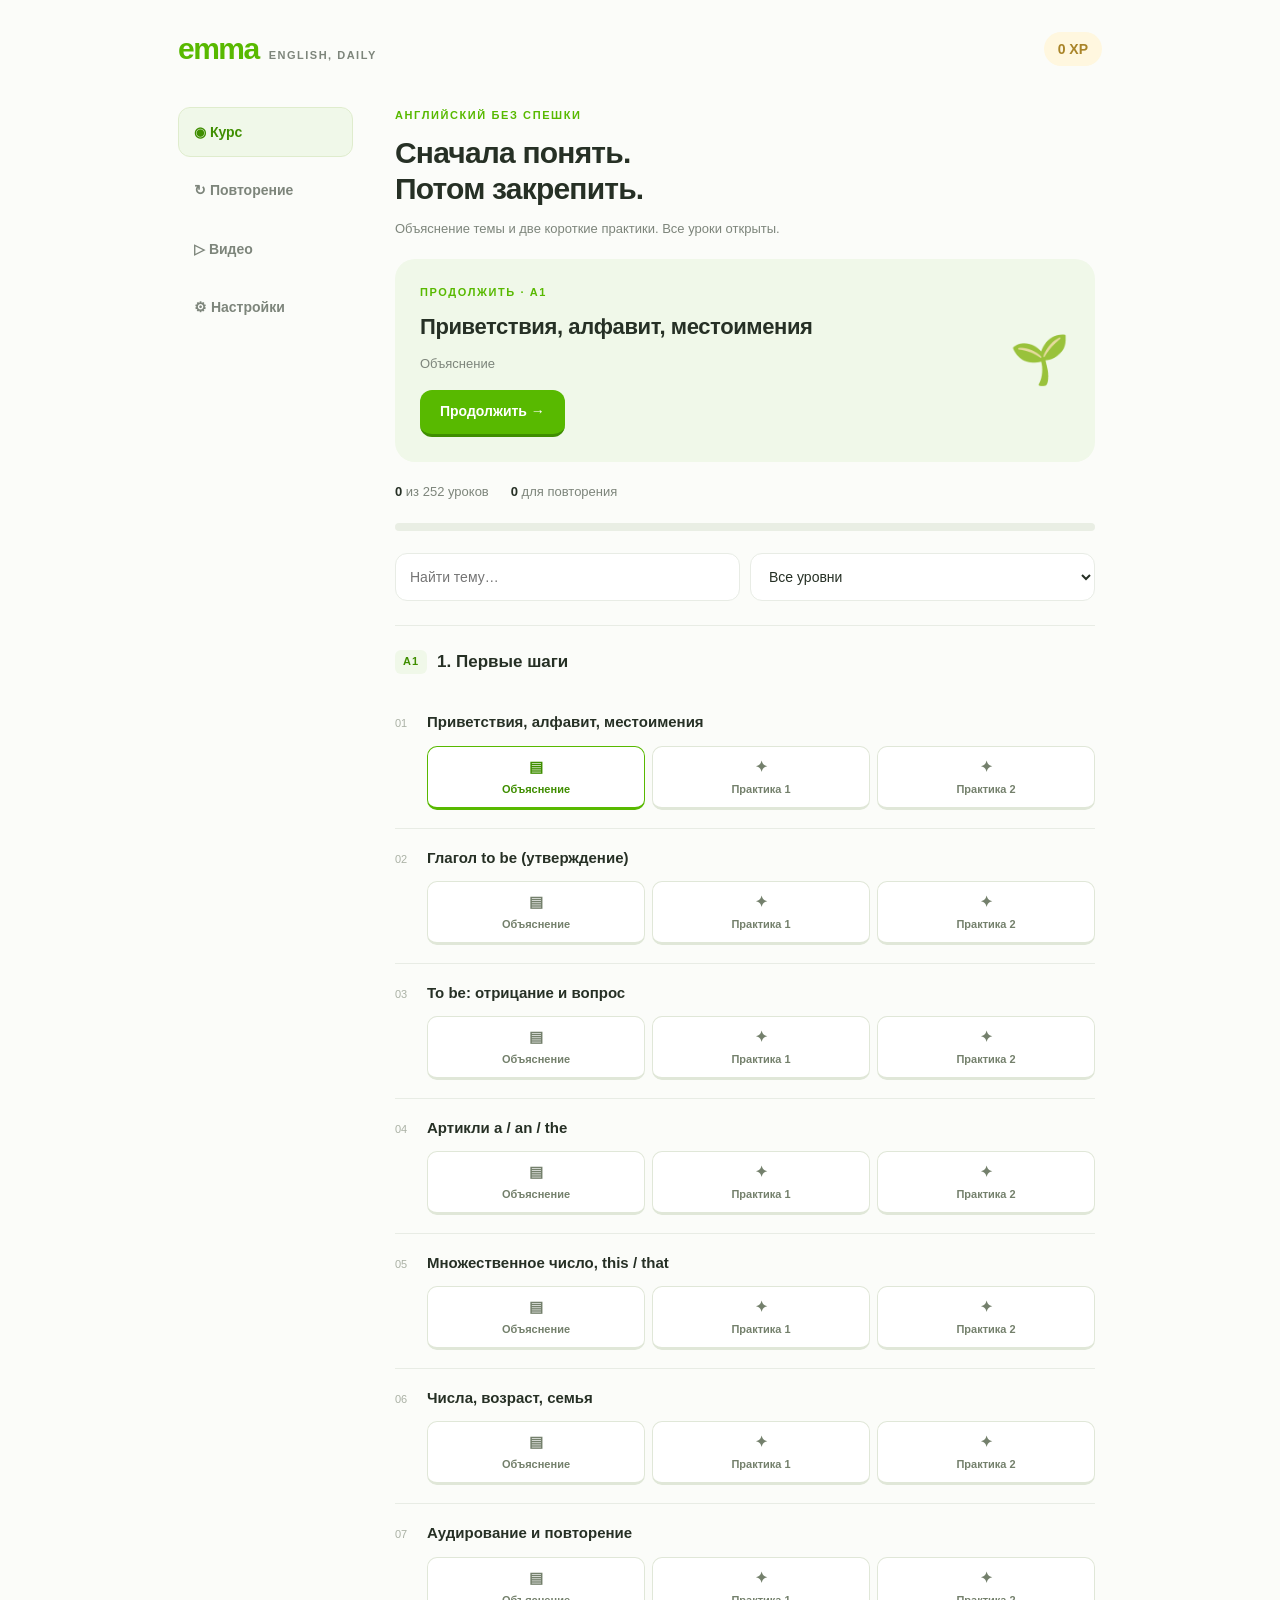
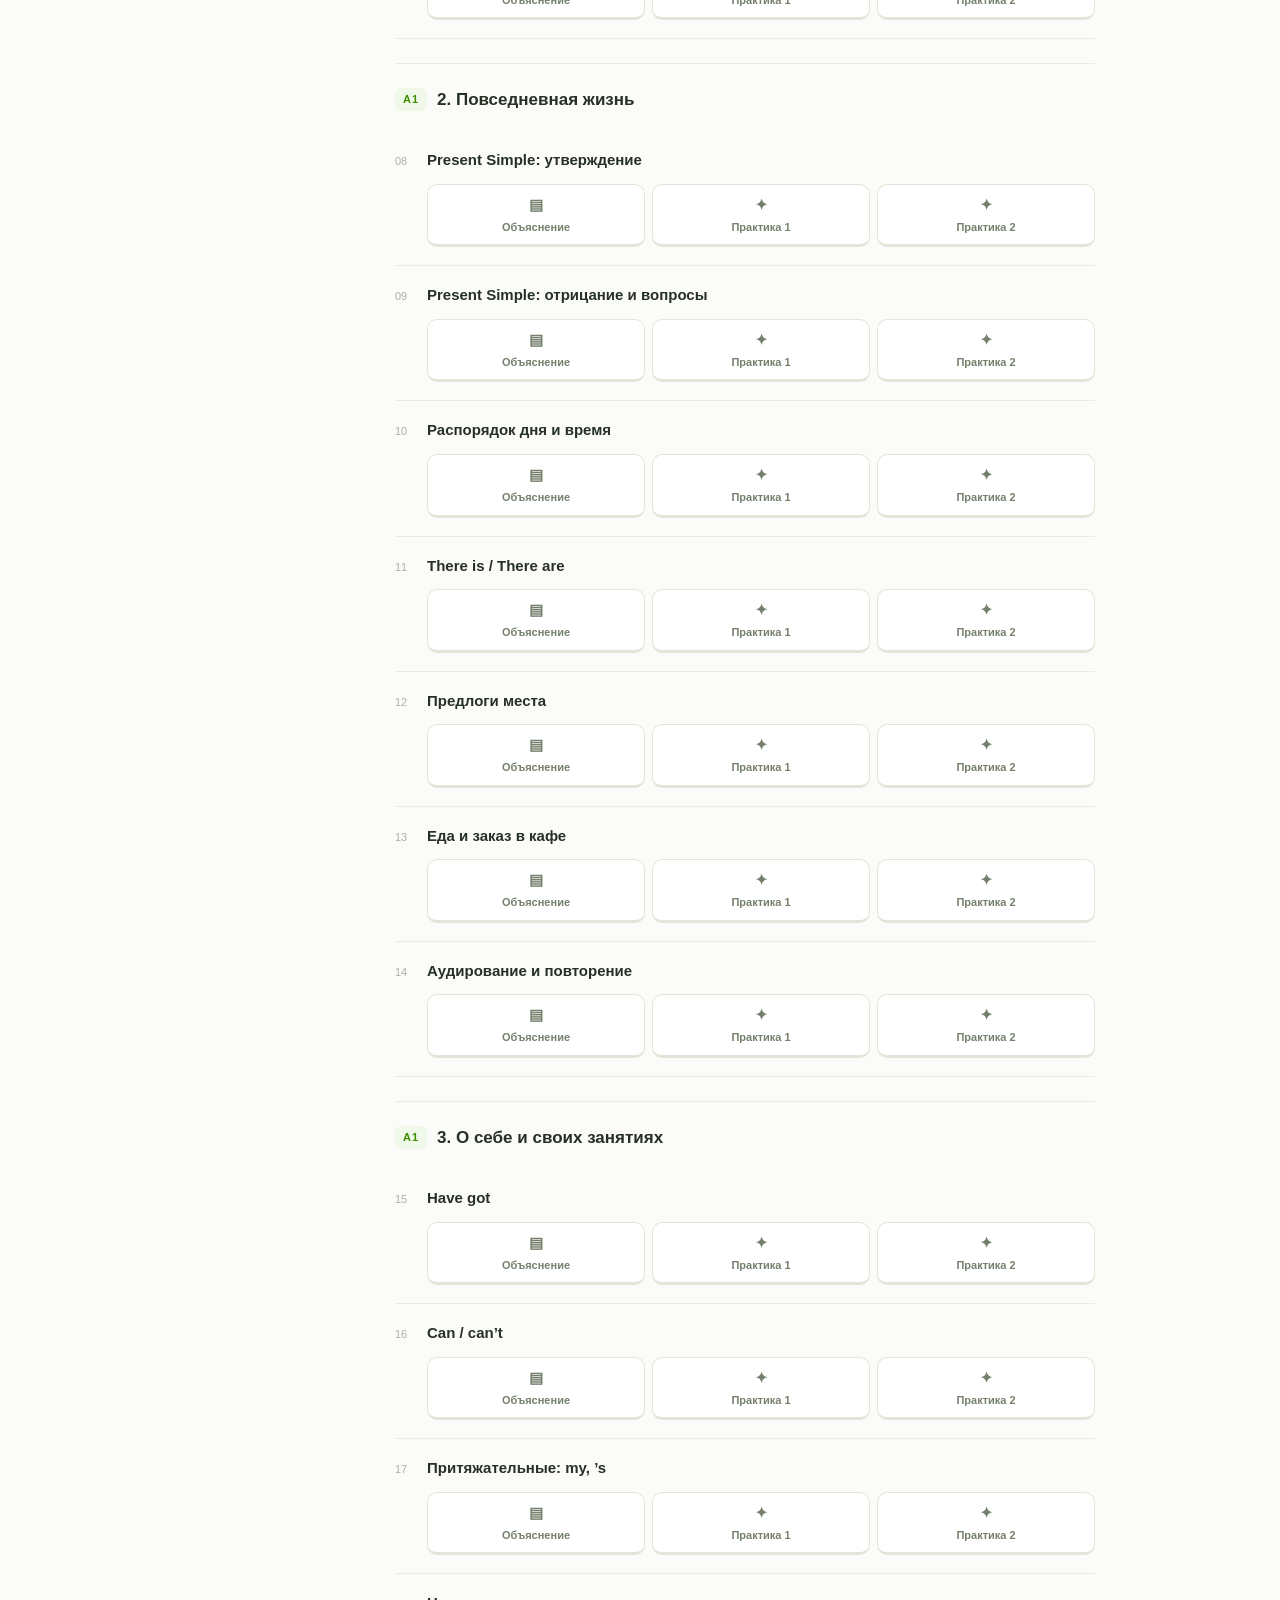
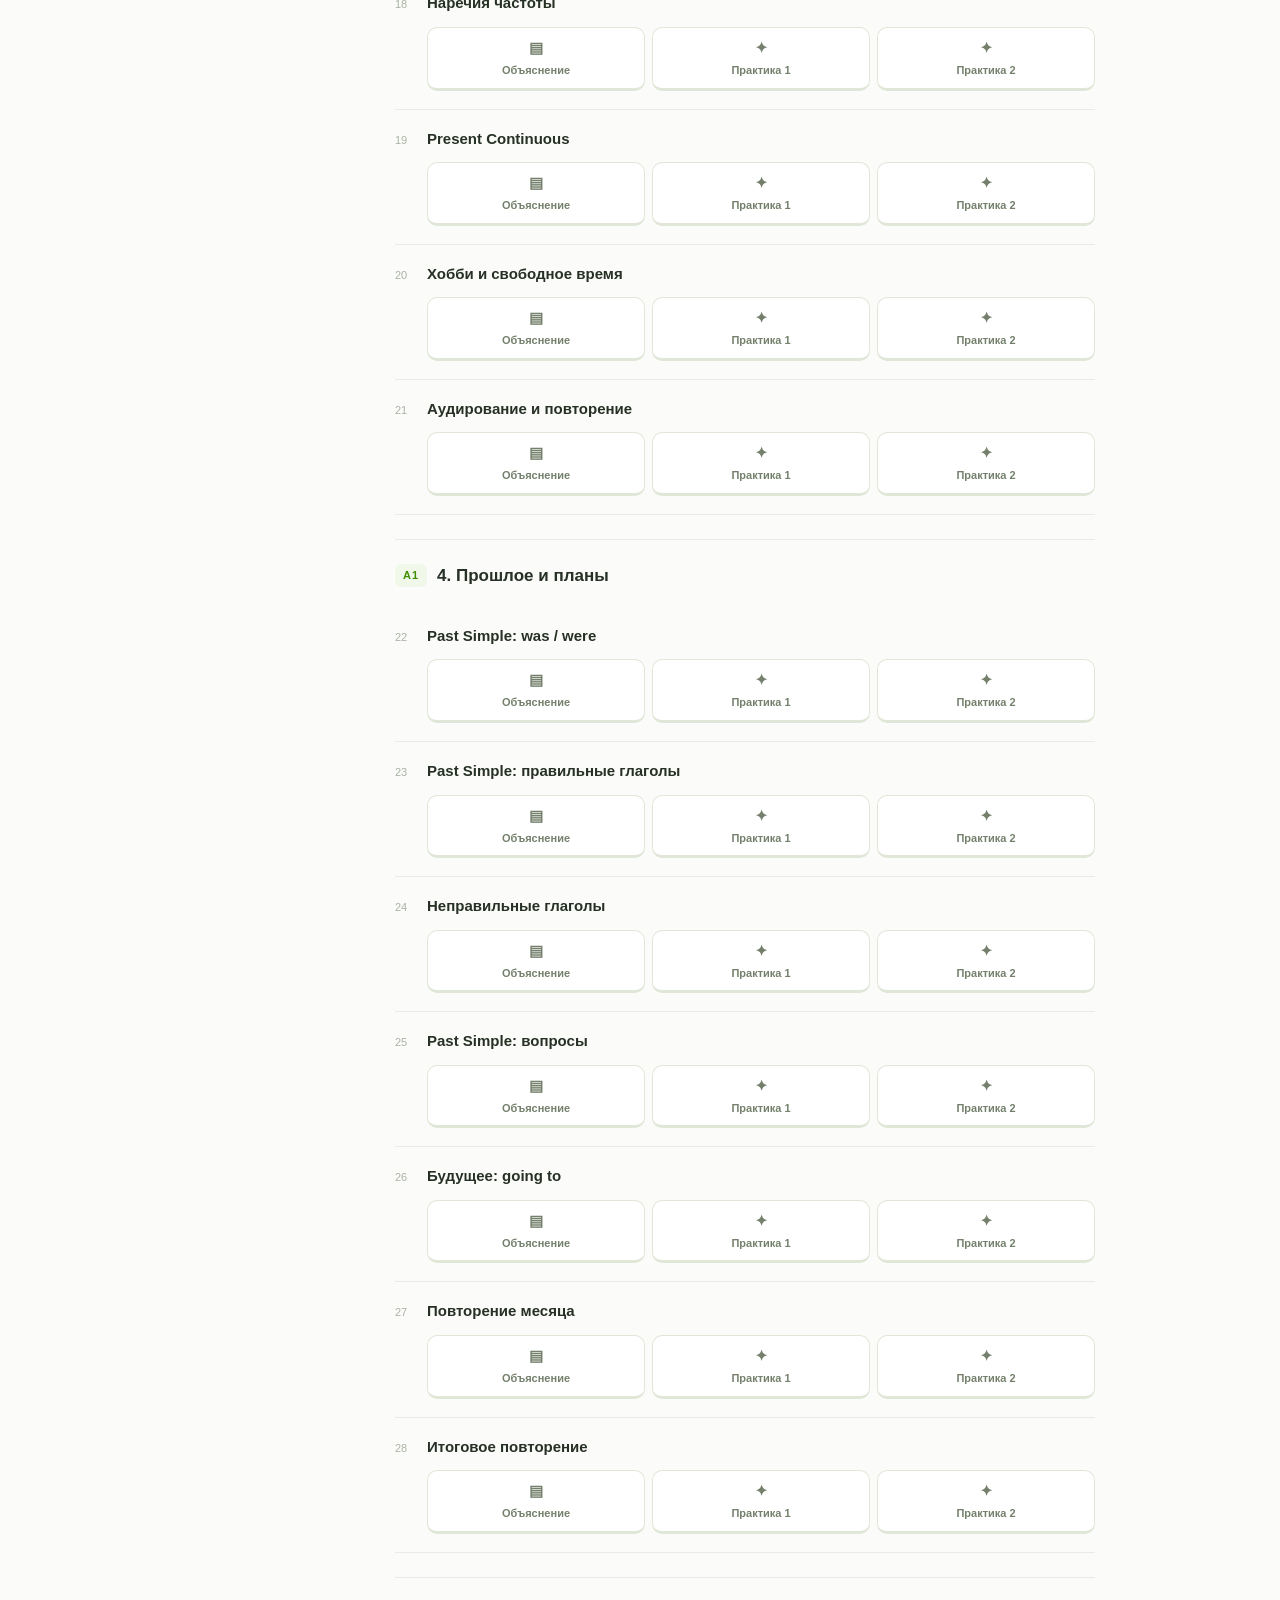
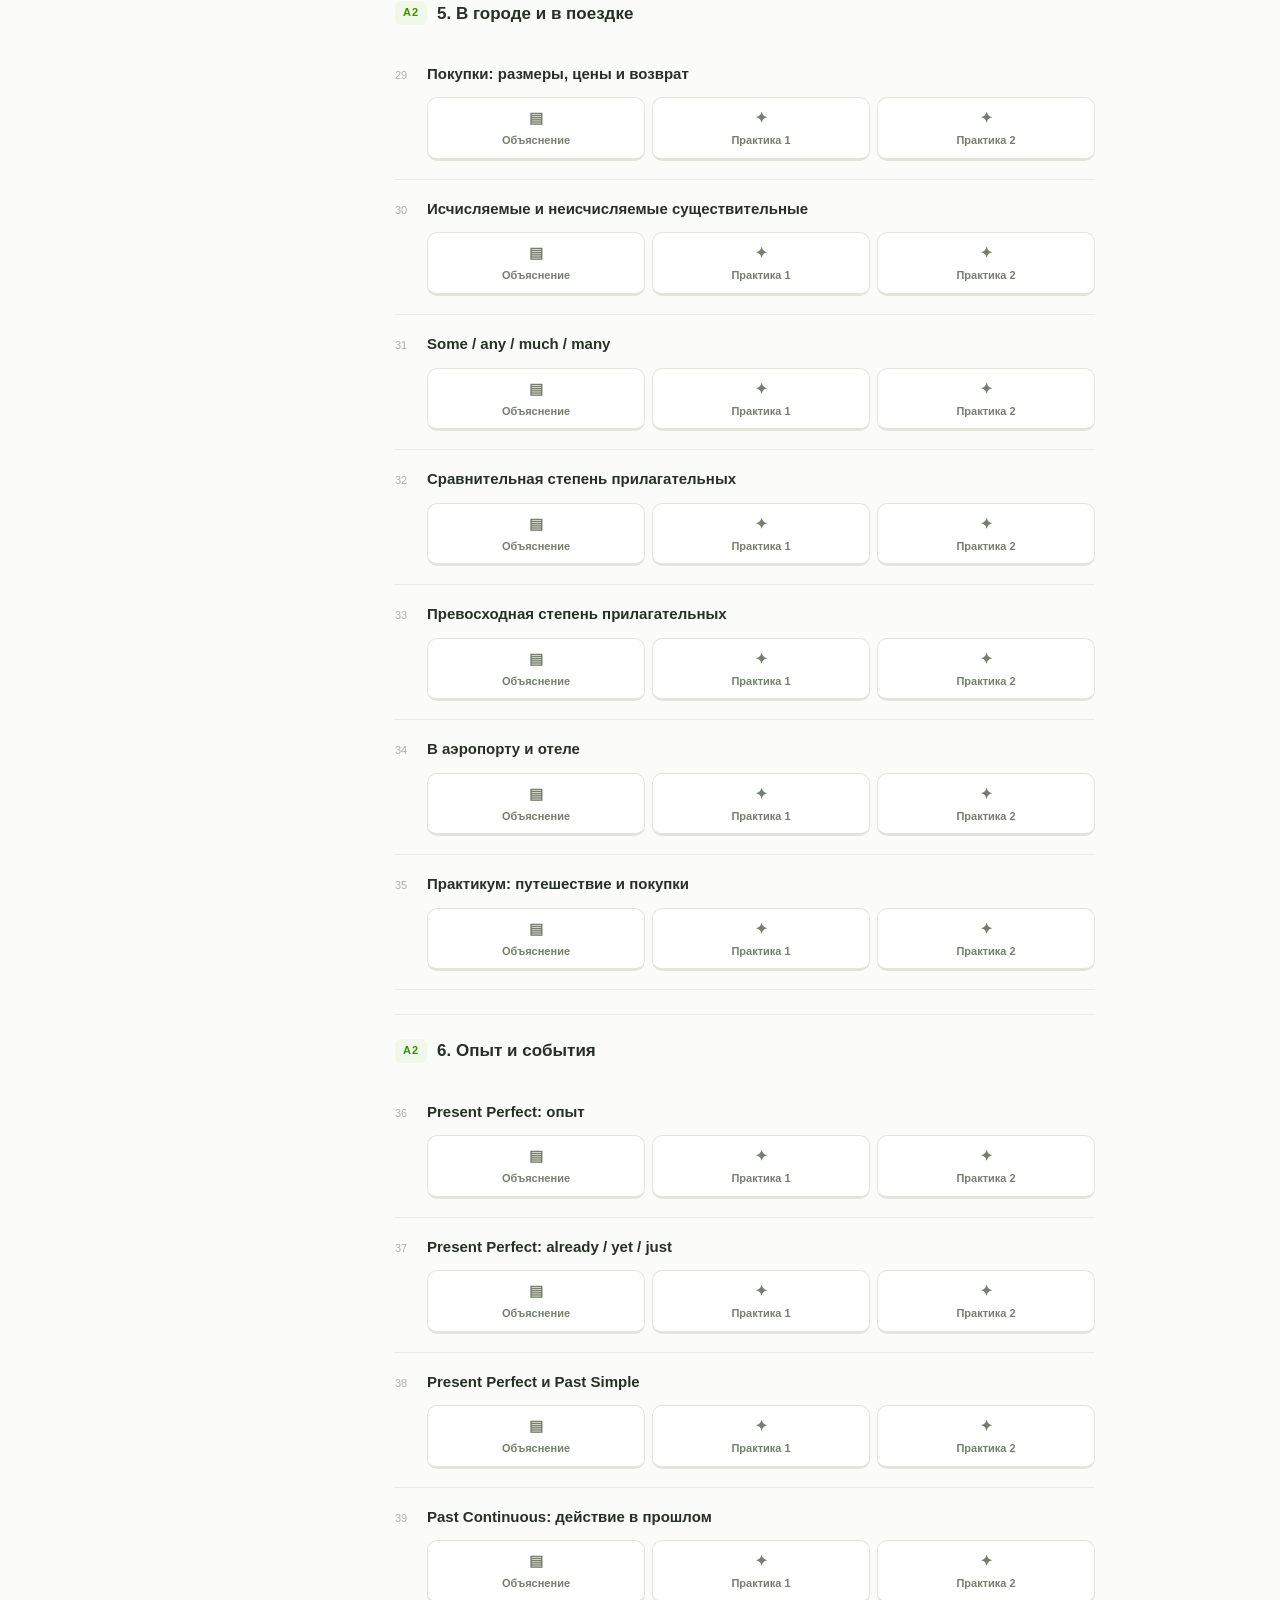
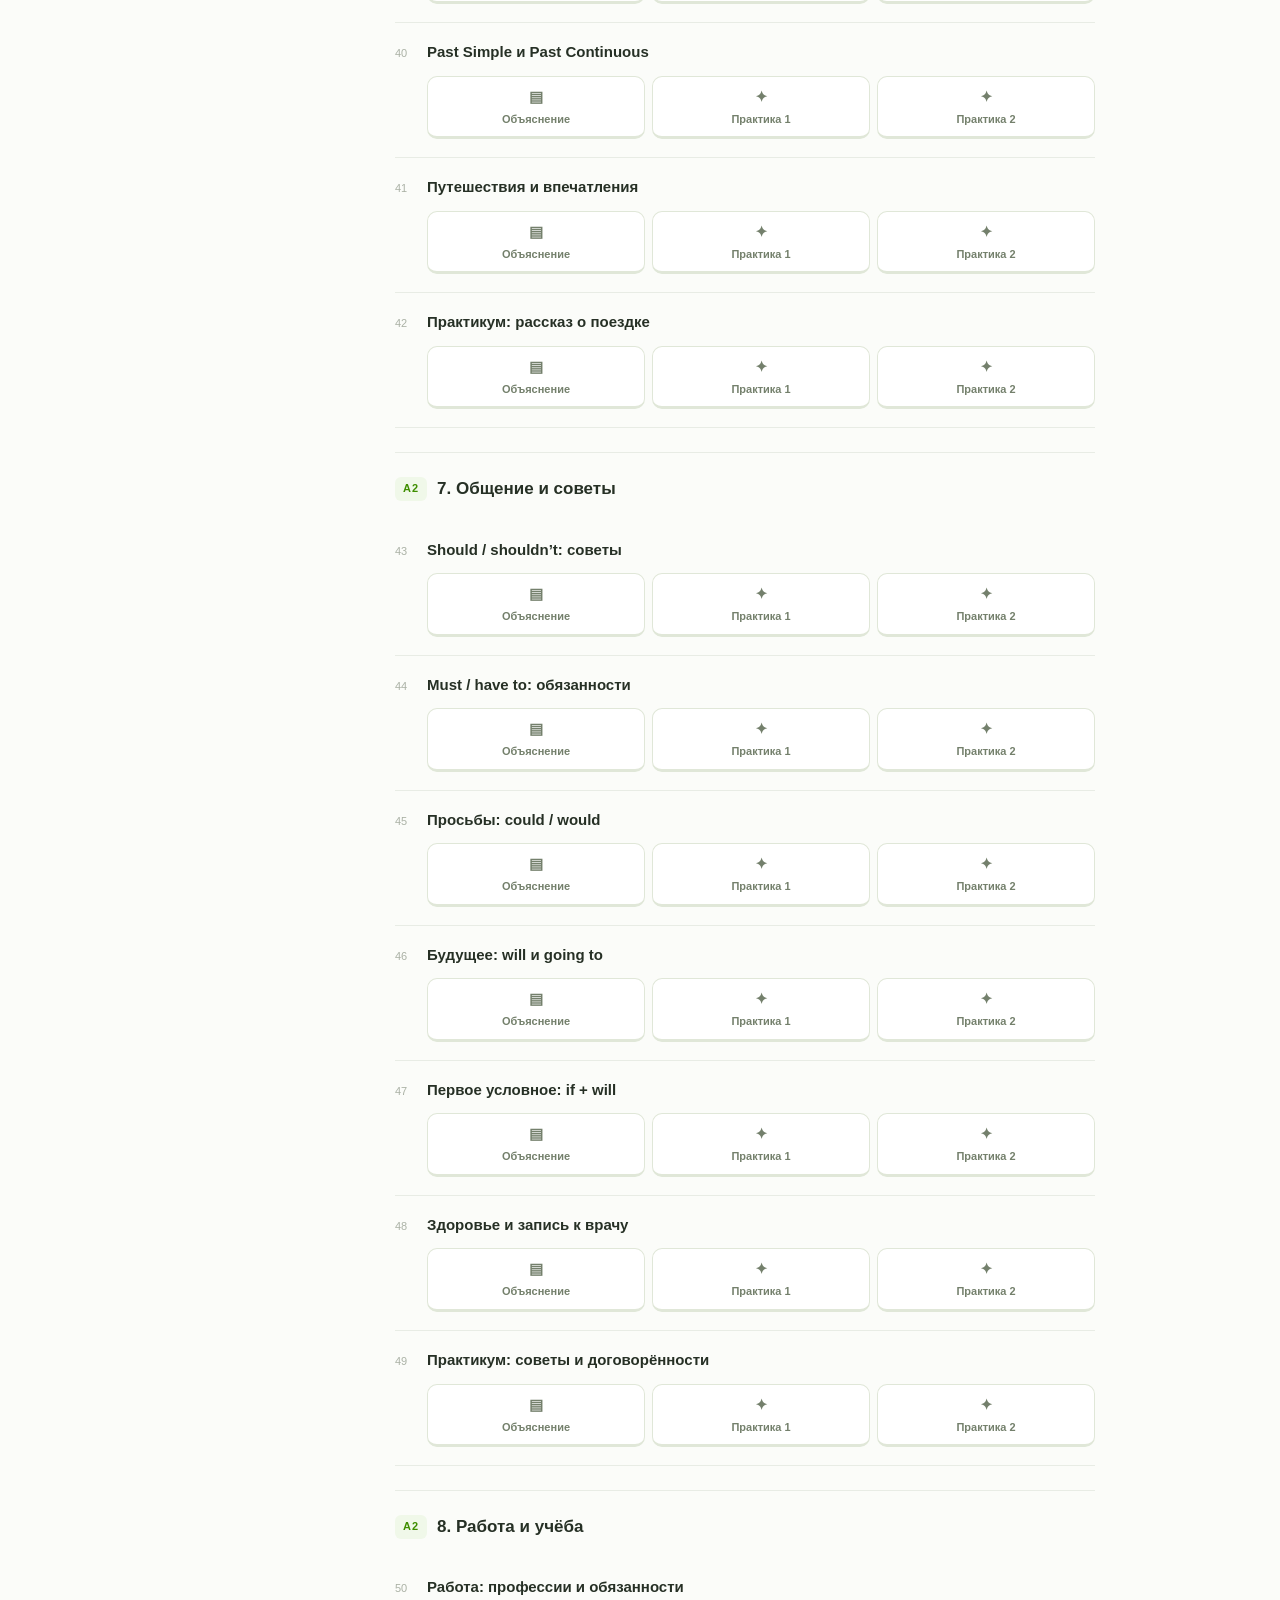
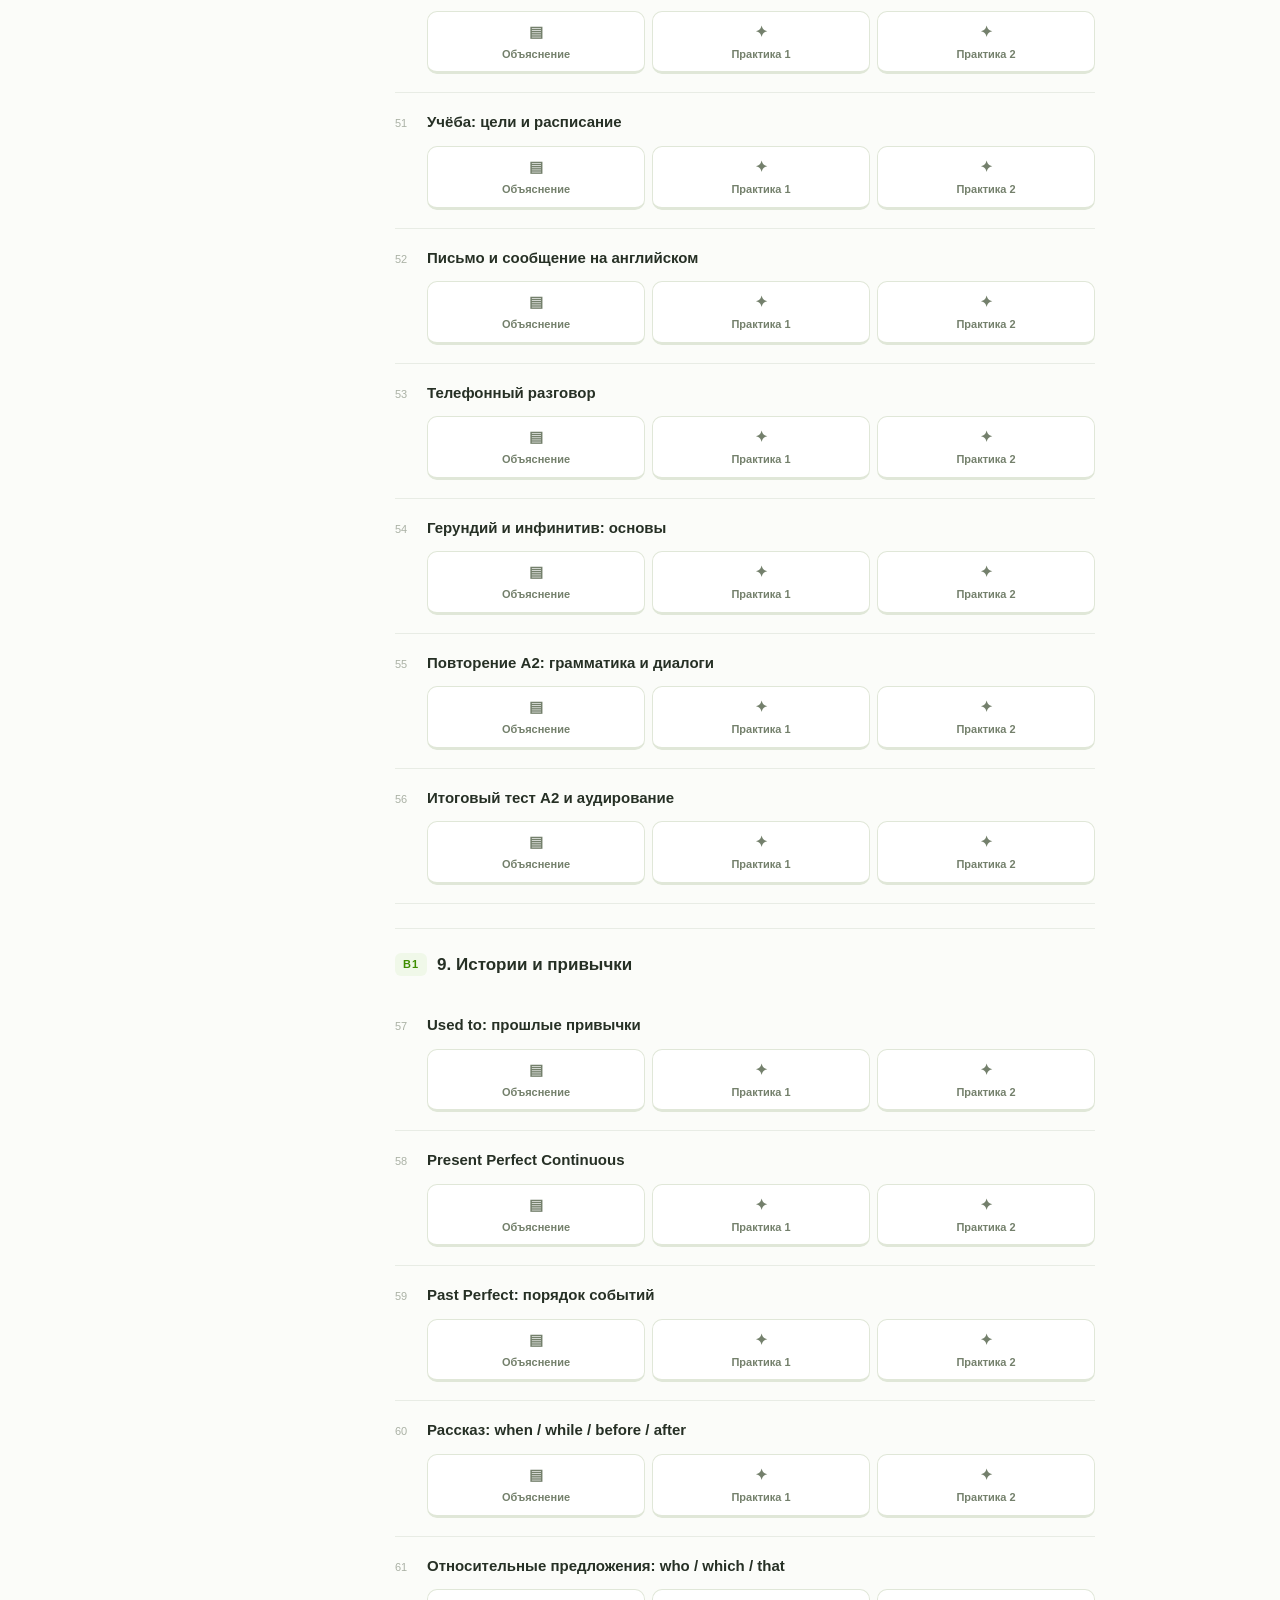
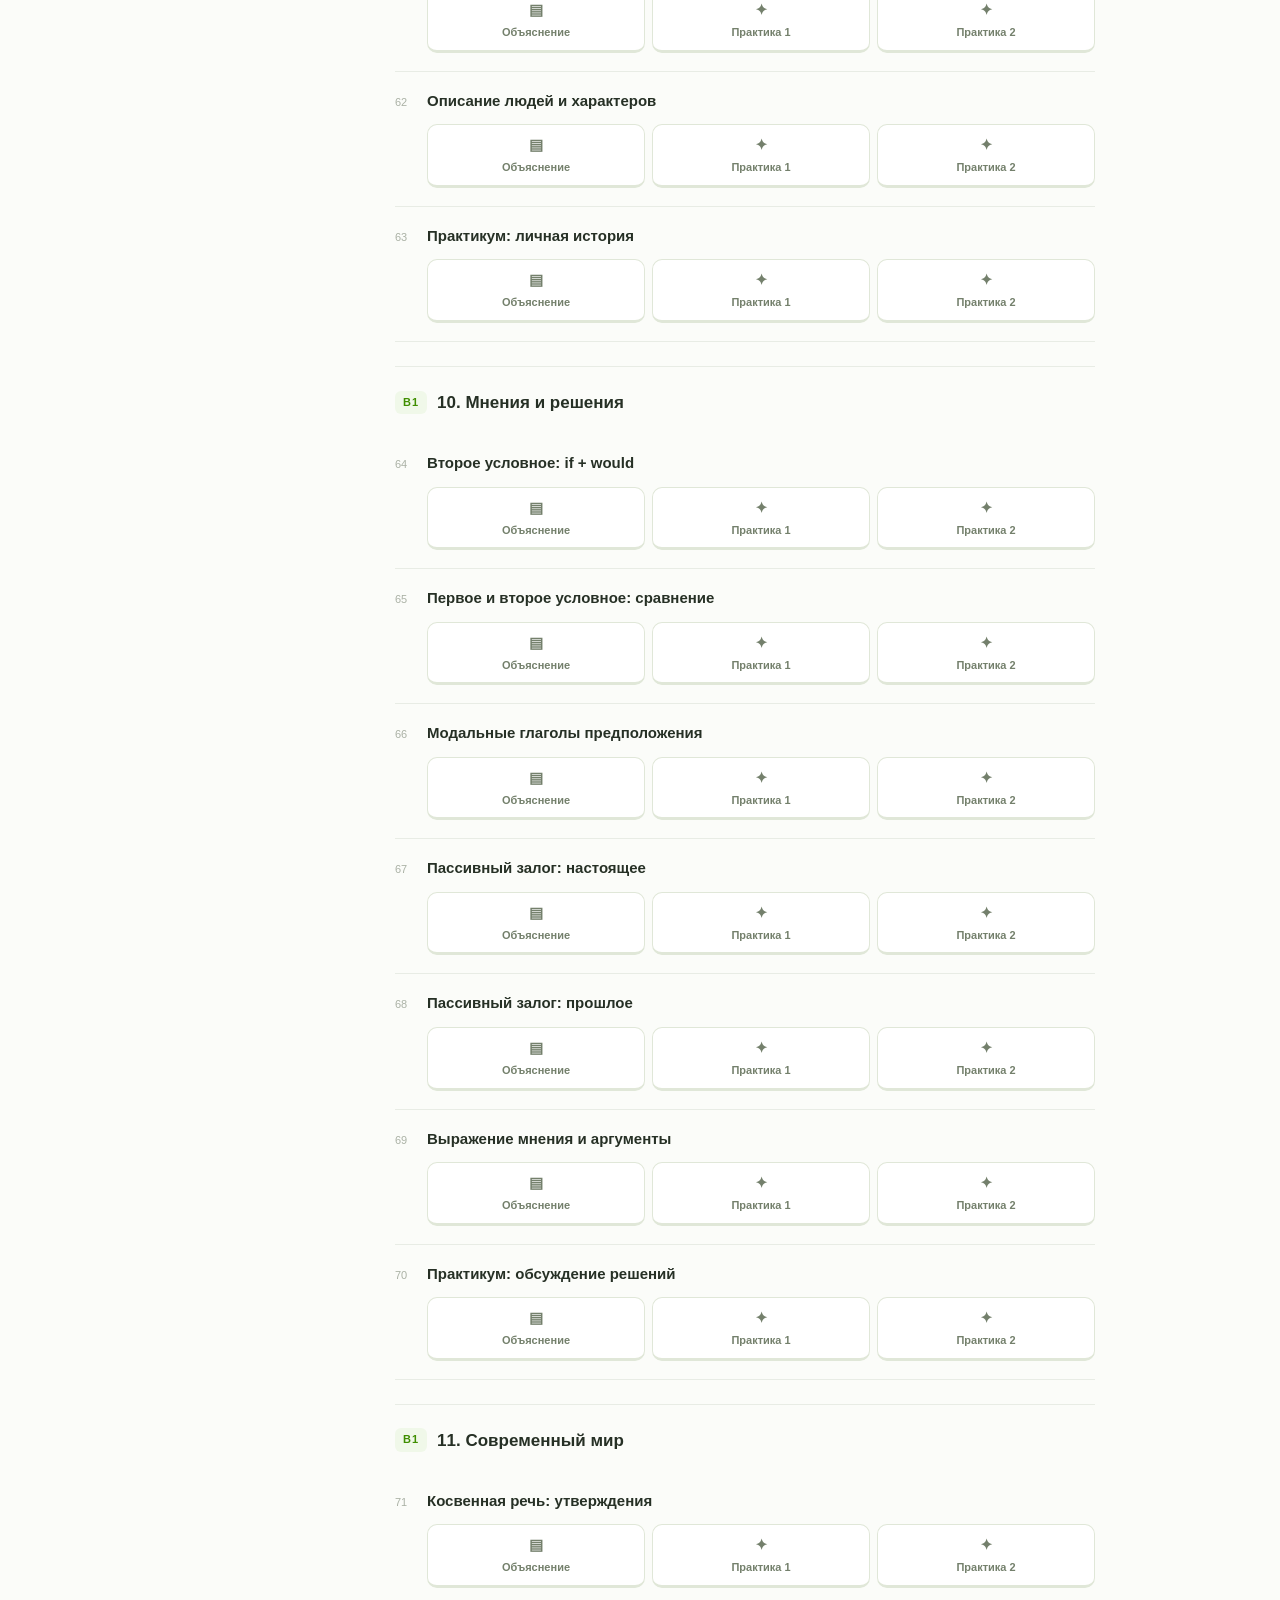
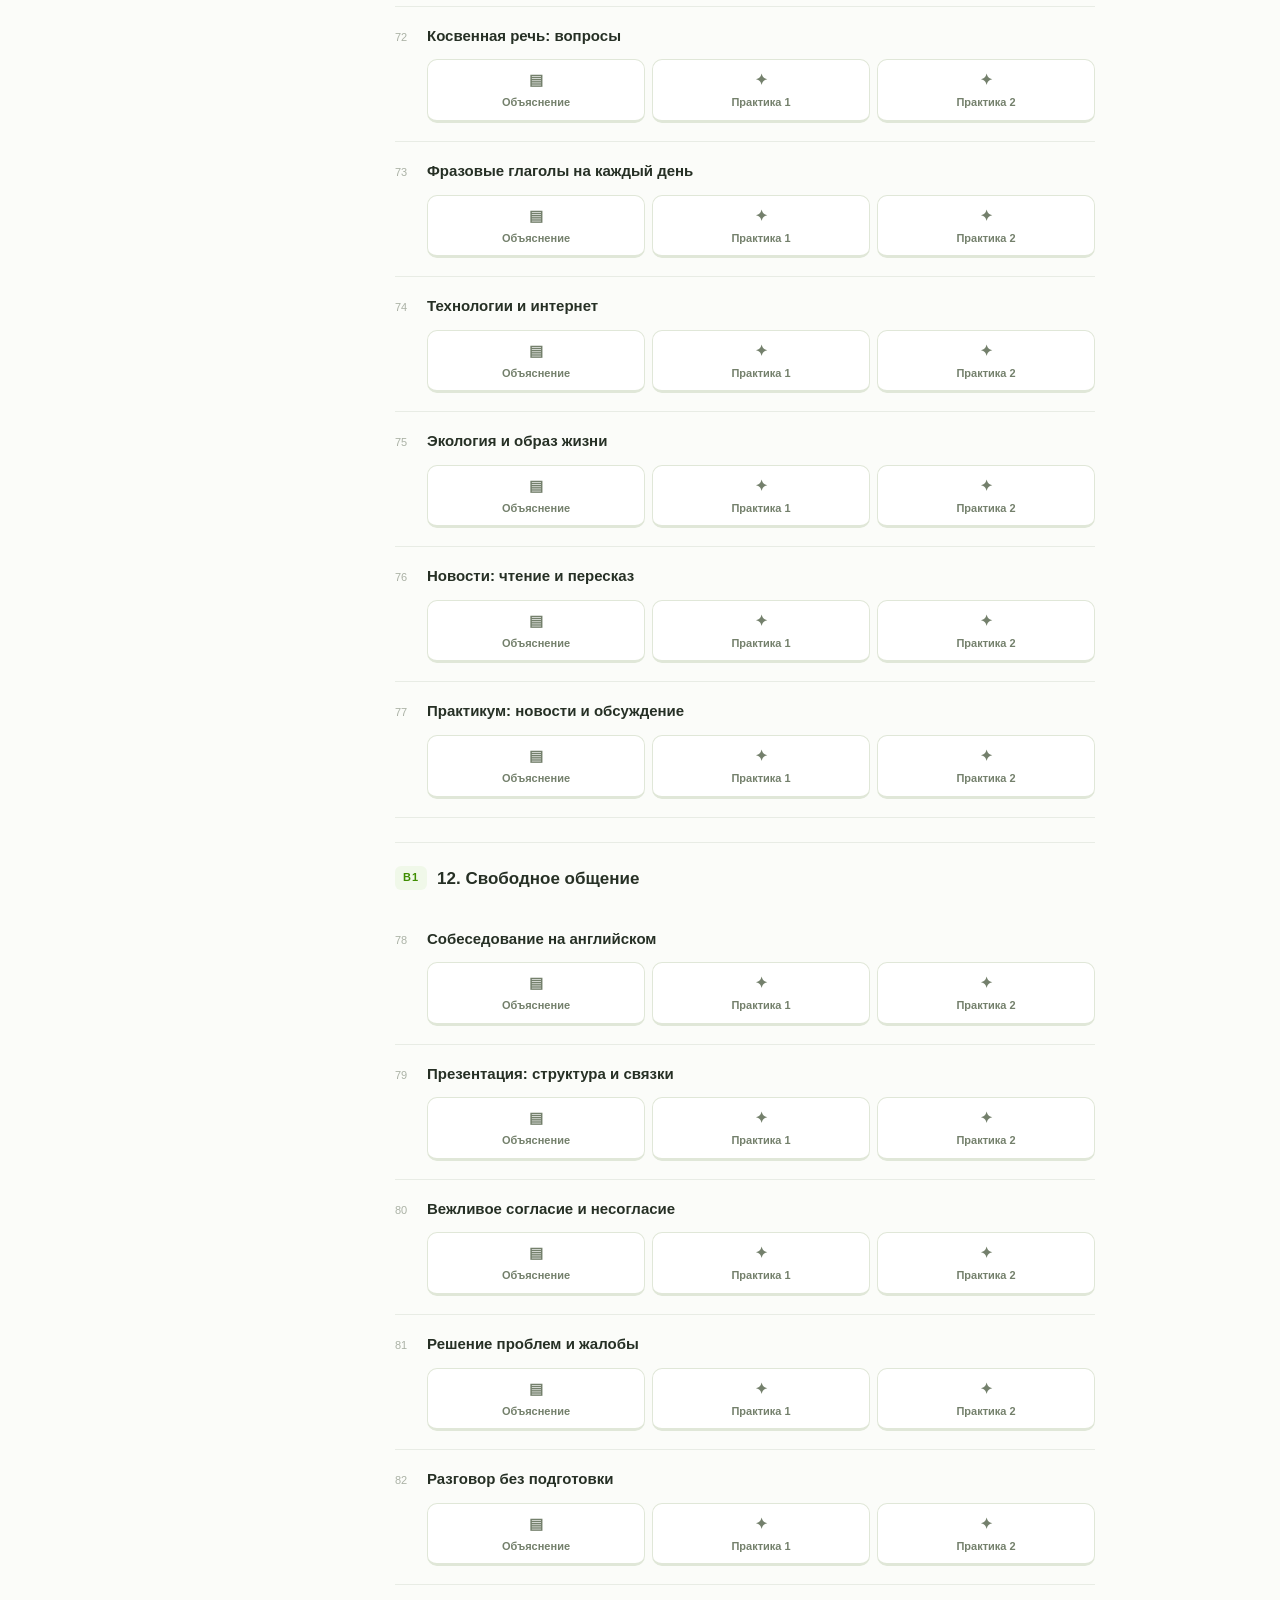
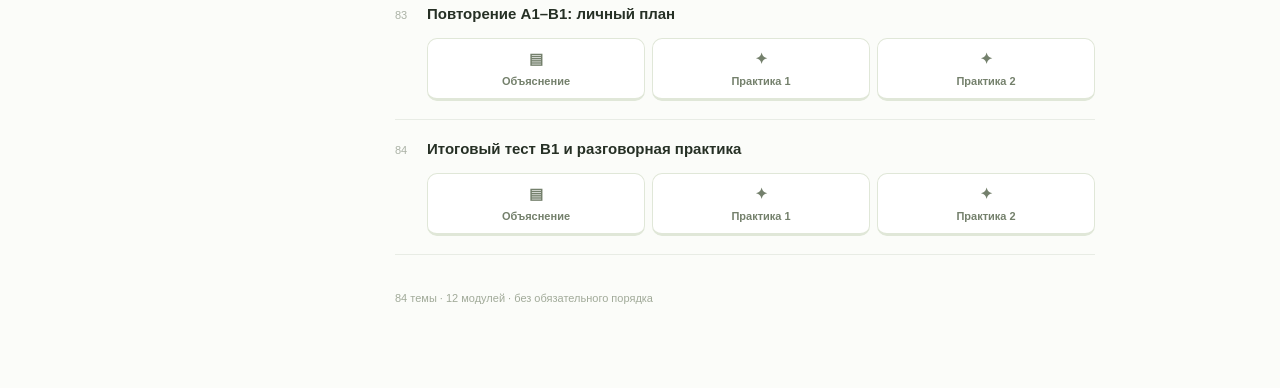
<file: app/src/main/assets/index.html>
<!DOCTYPE html><html lang="ru"><head><meta charset="utf-8"><meta name="viewport" content="width=device-width,initial-scale=1,viewport-fit=cover"><meta name="theme-color" content="#fbfcf9"><meta name="description" content="Английский без спешки: объяснение каждой темы и две практики. 84 темы A1–B1, аудирование и голосовые ответы."><title>Emma — английский без спешки</title><style>:root{--green:#58b900;--deep:#3f8e00;--soft:#f0f8e9;--text:#263025;--muted:#7d857b;--line:#e8ece5;--bg:#fbfcf9;--blue:#2199d1;--red:#b64d4d;color-scheme:light;font-family:ui-rounded,-apple-system,BlinkMacSystemFont,'Segoe UI',sans-serif;font-size:16px}*{box-sizing:border-box}body{margin:0;background:var(--bg);color:var(--text);line-height:1.6}button,input,select,textarea{font:inherit;color:inherit}button,a,input,select,textarea{touch-action:manipulation}button{cursor:pointer}button:focus-visible,a:focus-visible,input:focus-visible,select:focus-visible,textarea:focus-visible,summary:focus-visible{outline:3px solid #89c8e2;outline-offset:4px}button:disabled{opacity:.5;cursor:default}a{color:var(--blue);overflow-wrap:anywhere}header{max-width:980px;margin:auto;padding:25px 28px 14px;display:flex;justify-content:space-between;align-items:center}.brand{font-weight:900;font-size:30px;color:var(--green);letter-spacing:-1.5px}.brand span{font-size:11px;font-weight:700;color:var(--muted);letter-spacing:1.5px;margin-left:10px;text-transform:uppercase}.xp{font-size:14px;font-weight:800;color:#a98428;background:#fff7df;padding:6px 14px;border-radius:20px}.layout{display:grid;grid-template-columns:175px minmax(0,1fr);gap:35px;max-width:980px;margin:20px auto;padding:0 28px 60px}nav{display:flex;flex-direction:column;gap:8px;position:sticky;top:24px;align-self:start}nav button{border:1px solid transparent;background:transparent;padding:13px 15px;border-radius:12px;color:var(--muted);font-size:14px;font-weight:750;text-align:left}nav button.active{color:var(--deep);background:var(--soft);border-color:#dfeccd}nav button:hover{background:#f0f2ec}main{min-width:0;max-width:700px;width:100%;margin:auto}h1{font-size:30px;line-height:1.2;letter-spacing:-.8px;margin:8px 0 12px}h2{font-size:22px;line-height:1.35;letter-spacing:-.4px;margin:0 0 12px}h3{font-size:17px;margin:0 0 9px}p{margin:0 0 16px}.muted,.note{color:var(--muted);font-size:13px}.eyebrow{font-size:11px;font-weight:850;letter-spacing:1.6px;text-transform:uppercase;color:var(--green);margin-bottom:10px}.panel{background:white;border:1px solid var(--line);border-radius:20px;padding:25px;margin:20px 0}.intro{display:flex;align-items:center;justify-content:space-between;gap:24px;background:var(--soft);border:0}.sprout{font-size:48px;flex-shrink:0}.button{border:0;border-bottom:3px solid var(--deep);border-radius:12px;background:var(--green);color:white;padding:12px 20px;font-size:14px;font-weight:800;display:inline-block;text-decoration:none;line-height:1.4}.button:active{transform:translateY(2px);border-bottom-width:1px}.secondary{border:1px solid var(--line);border-bottom:3px solid #dde3d8;background:white;color:#657160}.text-button{padding:7px 0;background:transparent;border:0;color:var(--muted);font-size:13px}.row{display:flex;align-items:center;gap:10px;flex-wrap:wrap}.between{justify-content:space-between}.summary-row{display:flex;gap:22px;font-size:13px;color:var(--muted);margin:20px 0}.summary-row b{color:var(--text)}.meter{height:8px;background:#e9eee4;border-radius:99px;overflow:hidden;flex:1}.meter span{display:block;height:100%;background:var(--green);border-radius:99px}.field{display:block;width:100%;padding:12px 14px;border:1px solid var(--line);border-radius:12px;background:white;font-size:14px;min-height:46px}.filters{display:flex;gap:10px;margin:22px 0}.filters .field{width:auto;flex:1;min-width:0}.module{border-top:1px solid var(--line);padding-top:22px;margin-top:24px}.module-label{display:flex;align-items:center;gap:10px;margin-bottom:18px}.level{font-size:11px;letter-spacing:1px;padding:3px 8px;border-radius:6px;background:var(--soft);color:var(--deep);font-weight:800}.topic{padding:18px 0;border-bottom:1px solid var(--line)}.topic-top{display:flex;align-items:baseline;gap:12px;margin-bottom:12px}.topic-number{font-size:11px;color:#aab1a5;min-width:20px}.topic h3{font-size:15px;font-weight:700;margin:0;line-height:1.5}.steps{display:flex;gap:7px;margin-left:32px;align-items:center}.step{border:1px solid #e0e7d8;border-bottom:3px solid #e0e7d8;border-radius:10px;background:white;padding:8px 10px;font-size:11px;font-weight:750;flex:1;color:#74806c}.step:hover{border-color:#a9cf86}.step.done{background:var(--soft);color:var(--deep);border-color:#c8dfa8}.step.current{border-color:var(--green);color:var(--deep)}.step span{display:block;font-size:15px;margin-bottom:2px}.lesson-head{margin-bottom:24px}.back{background:none;border:0;padding:0;color:var(--muted);font-size:13px;margin:0 0 23px}.lesson-count{color:var(--muted);font-size:12px;white-space:nowrap}.rule{font-size:17px;line-height:1.85}.pattern{background:var(--soft);border-radius:12px;padding:15px 18px;font-size:17px;font-weight:750;margin:20px 0}.example{border-top:1px solid var(--line);padding:16px 0}.example .en{font-size:17px;font-weight:650}.example .translation{color:var(--muted);font-size:13px;margin-top:3px}.audio-small{font-size:15px;background:none;border:1px solid var(--line);border-radius:10px;padding:6px 11px;flex-shrink:0}.lesson-actions{display:flex;justify-content:space-between;align-items:center;gap:16px;margin-top:28px}.prompt{font-size:21px;font-weight:600;line-height:1.5;margin:26px 0;padding:22px;border:1px solid var(--line);border-radius:16px;background:white}.options{display:grid;gap:9px}.option{display:flex;align-items:center;gap:13px;padding:15px 18px;background:white;border:1px solid var(--line);border-bottom:3px solid #e4e9df;border-radius:12px;text-align:left;font-size:15px}.option.selected{border-color:#91c8df;background:#f0faff;color:#187eaa}.option small{color:#aab1a5}.tiles{display:flex;gap:8px;flex-wrap:wrap;min-height:70px;padding:15px 0}.tile{border:1px solid var(--line);border-bottom:3px solid #dfe5d8;border-radius:10px;padding:8px 13px;background:white;font-size:15px}.tile:disabled{visibility:hidden}.answer-tiles{border-block:1px solid var(--line);margin:18px 0;min-height:95px}.answer-tiles .tile:disabled{visibility:visible}.feedback{padding:18px;border-radius:14px;margin-top:22px;font-size:14px;white-space:pre-wrap}.good{color:#407619;background:#eff8e8}.bad{color:#964646;background:#fff0ef}.feedback strong{display:block;margin-bottom:6px}.listen{display:block;font-size:32px;padding:16px 28px;margin:28px auto 15px}.center{text-align:center}.speech-status{min-height:24px;margin:10px 0;font-size:13px;color:var(--muted)}textarea.field{min-height:100px;resize:vertical}.check-input{width:100%;padding:18px;border:1px solid var(--line);border-radius:14px;background:white;font-size:18px}.result{padding:30px 0;text-align:center}.result-icon{font-size:60px;margin:10px}.result-grid{display:flex;gap:12px;justify-content:center;margin:25px 0}.result-grid div{background:var(--soft);border-radius:14px;padding:15px 22px;color:var(--muted);font-size:12px}.result-grid b{display:block;font-size:24px;color:var(--deep)}.settings-group{border-top:1px solid var(--line);margin-top:25px;padding-top:22px}.settings-grid{display:grid;grid-template-columns:1fr 1fr;gap:18px}.settings-grid label{display:grid;gap:7px;font-size:13px;color:var(--muted)}.settings-grid input{max-width:100%}details{margin:18px 0}summary{cursor:pointer;color:var(--muted);font-size:13px}iframe{width:100%;aspect-ratio:16/9;border:0;border-radius:14px;background:#191d17}.video-form{display:flex;gap:10px;margin:24px 0}.video-form input{flex:1;min-width:0}.video-note{margin-top:20px}.video-note label{display:block;font-size:14px;font-weight:700;margin-bottom:8px}.library{display:grid;gap:8px}.library button{text-align:left;overflow-wrap:anywhere}.error-line{color:var(--red);font-size:13px;white-space:pre-wrap}.empty{text-align:center;padding:45px 15px;color:var(--muted)}.file-input{max-width:100%;font-size:12px}#global-status{max-width:980px;margin:auto;padding:0 28px;color:var(--red);font-size:12px}footer{font-size:11px;color:#a1aa99;margin-top:35px}.sr-only{position:absolute;width:1px;height:1px;overflow:hidden;clip:rect(0,0,0,0)}@media(max-width:700px){header{padding:17px 20px 8px}.brand{font-size:28px}.brand span{font-size:9px}.layout{display:block;margin:15px auto;padding:0 20px 110px}nav{position:fixed;bottom:0;left:0;right:0;top:auto;background:rgba(255,255,255,.97);border-top:1px solid var(--line);flex-direction:row;z-index:20;padding:8px 8px calc(8px + env(safe-area-inset-bottom,0px));justify-content:space-around}nav button{font-size:11px;flex:1;text-align:center;padding:10px 5px;white-space:nowrap;border-radius:10px}h1{font-size:27px}.panel{padding:21px}.intro{padding:22px}.sprout{font-size:36px}.summary-row{gap:16px;font-size:12px}.steps{margin-left:0}.step{font-size:10px;padding:8px 5px}.rule{font-size:16px}.prompt{font-size:19px;padding:20px}.settings-grid{grid-template-columns:1fr}.lesson-actions{gap:10px}.lesson-actions .button{font-size:12px;padding:12px 15px}.video-form{flex-direction:column}.result-grid div{padding:12px 16px}.filters{flex-direction:column}.filters .field{width:100%}#global-status{padding:0 20px}.option{padding:14px}}@media(prefers-reduced-motion:reduce){*{scroll-behavior:auto!important;transition:none!important}}
:root[data-theme="dark"]{--text:#e0e8dc;--muted:#a1ac9a;--line:#35402f;--bg:#171e16;--soft:#283922;--deep:#a1d67d;--green:#7dc74c;color-scheme:dark}:root[data-theme="dark"] .panel,:root[data-theme="dark"] .field,:root[data-theme="dark"] .option,:root[data-theme="dark"] .tile,:root[data-theme="dark"] .prompt,:root[data-theme="dark"] .check-input,:root[data-theme="dark"] .secondary,:root[data-theme="dark"] .step{background:#20291d;color:var(--text)}:root[data-theme="dark"] nav{background:#1c241a}:root[data-theme="dark"] .option.selected{background:#203a47;color:#b6e4f8}:root[data-theme="dark"] .bad{background:#442b29;color:#ffbdb5}:root[data-theme="dark"] .good{background:#293f23;color:#b9e6a1}:root[data-theme="dark"] .xp{background:#3b3420;color:#edce80}:root[data-theme="dark"] .intro,:root[data-theme="dark"] .step.done{background:var(--soft)}:root[data-theme="dark"] nav button:hover{background:#2a3426}:root[data-theme="dark"] .meter{background:#36432e}:root[data-theme="dark"] .button:not(.secondary){color:#14240b}
</style></head><body><header><div class="brand">emma<span>english, daily</span></div><div class="xp" id="xp">0 XP</div></header><div id="global-status" role="status" aria-live="polite"></div><div class="layout"><nav aria-label="Навигация"><button data-page="course">◉ Курс</button><button data-page="review">↻ Повторение</button><button data-page="video">▷ Видео</button><button data-page="settings">⚙ Настройки</button></nav><main id="main"></main></div><script>(function(){
'use strict';
if(!window.EmmaNative)return;
let serial=0,voices=[],speakingId=null;const pending=new Map(),instances=new Map(),events=new EventTarget();
const id=()=>String(++serial);
function send(command,data={},requestId=id()){EmmaNative.postMessage(JSON.stringify({command,id:requestId,...data}));return requestId}
window.emmaNativeEvent=function(message){
 if(message.type==='backup-result'){window.dispatchEvent(new CustomEvent('emma-backup',{detail:message}));return}
 if(message.type==='permission'){const resolve=pending.get(message.id);if(resolve){pending.delete(message.id);resolve(message.granted)}return}
 if(message.type==='voices'){voices=message.voices||[];events.dispatchEvent(new Event('voiceschanged'));return}
 if(message.type==='voices-changed'){send('voices');return}
 const instance=instances.get(message.id);if(!instance)return;
 const handlers={'speech-start':'onstart','speech-end':'onend','speech-error':'onerror','recognition-start':'onstart','recognition-error':'onerror','recognition-end':'onend'};
 if(message.type==='recognition-result'){
  const alternative={transcript:message.text,confidence:0};const result=[alternative];result.isFinal=!!message.final;
  instance.onresult?.({results:[result],resultIndex:0});return;
 }
 if(message.type==='speech-end'||message.type==='speech-error'){if(speakingId===message.id)speakingId=null;instances.delete(message.id)}
 if(message.type==='recognition-end'){if(instance._id===message.id)instance._id=null;instances.delete(message.id)}
 instance[handlers[message.type]]?.({error:message.error||'',type:message.type});
};
window.emmaRequestMicrophone=function(){return new Promise(resolve=>{const request=id();pending.set(request,resolve);send('permission',{},request)})};
class NativeUtterance {constructor(text=''){this.text=text;this.lang='en-US';this.rate=1;this.pitch=1;this.volume=1;this.voice=null;}}
window.SpeechSynthesisUtterance=NativeUtterance;
const synthesis={getVoices:()=>voices,addEventListener:(...args)=>events.addEventListener(...args),removeEventListener:(...args)=>events.removeEventListener(...args),cancel(){send('cancel-speech');if(speakingId){instances.delete(speakingId);speakingId=null}},speak(utterance){this.cancel();const request=id();speakingId=request;instances.set(request,utterance);send('speak',{text:utterance.text,lang:utterance.lang,voiceURI:utterance.voice?.voiceURI||'',rate:utterance.rate,pitch:utterance.pitch,volume:utterance.volume},request)}};
Object.defineProperty(window,'speechSynthesis',{value:synthesis,configurable:true});
class NativeRecognition {
 constructor(){this.lang='en-US';this._id=null;}
 start(){if(this._id)throw Error('Recognition already started');this._id=id();instances.set(this._id,this);send('listen',{lang:this.lang},this._id)}
 stop(){if(this._id)send('stop-listen',{},this._id)}
 abort(){if(this._id){const previous=this._id;this._id=null;instances.delete(previous);send('abort-listen',{},previous);this.onend?.()}}
}
window.SpeechRecognition=NativeRecognition;window.webkitSpeechRecognition=NativeRecognition;
send('voices');
})();
</script><script>const COURSE={"modules": [["Первые шаги", "A1"], ["Повседневная жизнь", "A1"], ["О себе и своих занятиях", "A1"], ["Прошлое и планы", "A1"], ["В городе и в поездке", "A2"], ["Опыт и события", "A2"], ["Общение и советы", "A2"], ["Работа и учёба", "A2"], ["Истории и привычки", "B1"], ["Мнения и решения", "B1"], ["Современный мир", "B1"], ["Свободное общение", "B1"]], "units": [{"id": 1, "title": "Приветствия, алфавит, местоимения", "module": 0, "rule": "Чтобы представиться, скажи My name is… или I am… Личные местоимения заменяют имена: I — я, you — ты или вы, she — она. В английском I всегда пишется с большой буквы.", "pattern": "My name is… / I am…", "examples": [["Hello, my name is Emma.", "Привет, меня зовут Эмма.", "name"], ["I am Anna.", "Я Анна.", "am"], ["You are my friend.", "Ты мой друг.", "are"]]}, {"id": 2, "title": "Глагол to be (утверждение)", "module": 0, "rule": "В настоящем времени to be связывает человека с его качеством, профессией или состоянием. После I ставь am, после he/she/it — is, после you/we/they — are. Для профессии в единственном числе обычно нужен a или an.", "pattern": "I am · she is · they are", "examples": [["She is a teacher.", "Она учительница.", "is"], ["He is a doctor.", "Он врач.", "is"], ["We are happy.", "Мы счастливы.", "are"]]}, {"id": 3, "title": "To be: отрицание и вопрос", "module": 0, "rule": "Чтобы отрицать, добавь not после am/is/are. Чтобы задать вопрос, перенеси am/is/are перед подлежащим. Короткий ответ повторяет этот глагол: Yes, I am; No, she isn't.", "pattern": "Are you…? / She is not…", "examples": [["Are you ready?", "Ты готова?", "Are"], ["She is not tired.", "Она не устала.", "not"], ["Is he your brother?", "Он твой брат?", "Is"]]}, {"id": 4, "title": "Артикли a / an / the", "module": 0, "rule": "A/an вводят один предмет, который пока не определён для собеседника. A ставится перед согласным звуком, an — перед гласным. The указывает на конкретный или уже известный предмет. Ориентируйся на звук, а не букву.", "pattern": "a book · an apple · the book", "examples": [["I have an apple.", "У меня есть яблоко.", "an"], ["She has a dog.", "У неё есть собака.", "a"], ["The dog is small.", "Эта собака маленькая.", "The"]]}, {"id": 5, "title": "Множественное число, this / that", "module": 0, "rule": "Обычно множественное число образуется с -s; после некоторых звуков нужно -es. Есть исключения: child → children. This/that относятся к одному предмету, these/those — к нескольким; this/these — ближе, that/those — дальше.", "pattern": "this book → these books", "examples": [["These are my books.", "Это мои книги.", "These"], ["Those houses are old.", "Те дома старые.", "Those"], ["This is my bag.", "Это моя сумка.", "This"]]}, {"id": 6, "title": "Числа, возраст, семья", "module": 0, "rule": "Возраст в английском выражается через to be, а не have. Порядок: человек + am/is/are + число (+ years old). В словах о семье используй my, your, his, her, чтобы назвать, чьи это родственники.", "pattern": "She is twenty years old.", "examples": [["My sister is twenty.", "Моей сестре двадцать лет.", "twenty"], ["My brother is ten.", "Моему брату десять лет.", "ten"], ["I am thirty years old.", "Мне тридцать лет.", "am"]]}, {"id": 7, "title": "Аудирование и повторение", "module": 0, "rule": "При первом прослушивании ищи общую мысль, а не каждое слово. Затем слушай короткими отрывками и сравнивай услышанное с текстом. После like можно использовать форму -ing: like learning — любить учиться.", "pattern": "I like + глагол-ing", "examples": [["I like learning English.", "Мне нравится изучать английский.", "learning"], ["She likes listening to music.", "Ей нравится слушать музыку.", "listening"], ["We like speaking English.", "Нам нравится говорить по-английски.", "speaking"]]}, {"id": 8, "title": "Present Simple: утверждение", "module": 1, "rule": "Present Simple описывает привычки, регулярные действия и факты. С I/you/we/they используй начальную форму глагола. С he/she/it добавляй -s или -es; study превращается в studies.", "pattern": "I work · she works", "examples": [["She works every day.", "Она работает каждый день.", "works"], ["He studies every morning.", "Он занимается каждое утро.", "studies"], ["They live in London.", "Они живут в Лондоне.", "live"]]}, {"id": 9, "title": "Present Simple: отрицание и вопросы", "module": 1, "rule": "В вопросах Present Simple нужны do или does. В отрицании — don't или doesn't. После does/doesn't основной глагол остаётся без -s. Не добавляй do к вопросам с to be.", "pattern": "Does she work? / She does not work.", "examples": [["Do you speak English?", "Ты говоришь по-английски?", "Do"], ["Does he like tea?", "Он любит чай?", "Does"], ["I do not eat meat.", "Я не ем мясо.", "not"]]}, {"id": 10, "title": "Распорядок дня и время", "module": 1, "rule": "Для распорядка дня используй Present Simple. Точное время вводится предлогом at: at seven, at noon. С днями недели ставь on, с месяцами — in. Наречие usually стоит перед смысловым глаголом.", "pattern": "I get up at seven.", "examples": [["I wake up at seven.", "Я просыпаюсь в семь.", "at"], ["She goes to bed at ten.", "Она ложится спать в десять.", "at"], ["We have lunch at noon.", "Мы обедаем в полдень.", "noon"]]}, {"id": 11, "title": "There is / There are", "module": 1, "rule": "There is сообщает о наличии одного предмета или неисчисляемого количества; there are — нескольких предметов. В вопросе порядок меняется: Is there…? / Are there…? Не путай there is с it is, которое описывает уже названный предмет.", "pattern": "There is a… / There are two…", "examples": [["There are two chairs.", "Там два стула.", "are"], ["There is a lamp on the desk.", "На столе есть лампа.", "is"], ["Are there any shops nearby?", "Поблизости есть магазины?", "Are"]]}, {"id": 12, "title": "Предлоги места", "module": 1, "rule": "Предлоги места показывают расположение: in — внутри, on — на поверхности, under — под, next to — рядом. После предлога назови ориентир. Для описания положения предмета обычно нужен to be.", "pattern": "The book is on the table.", "examples": [["The cat is under the table.", "Кот под столом.", "under"], ["My keys are in the bag.", "Мои ключи в сумке.", "in"], ["The bank is next to the cafe.", "Банк рядом с кафе.", "next"]]}, {"id": 13, "title": "Еда и заказ в кафе", "module": 1, "rule": "Для вежливого заказа скажи I would like… вместо резкого I want… С неисчисляемой едой используй some, если не называешь порцию. Для просьбы также подходит Can I have… please?", "pattern": "I would like… / Can I have…?", "examples": [["I would like some tea.", "Я бы хотела немного чая.", "like"], ["Can I have some water please?", "Можно мне немного воды, пожалуйста?", "some"], ["I would like a sandwich.", "Я бы хотела сэндвич.", "would"]]}, {"id": 14, "title": "Аудирование и повторение", "module": 1, "rule": "Слушая рассказ о привычках, отмечай слова every day, usually, at seven. Они помогают понять последовательность событий. Попробуй пересказать услышанное двумя короткими предложениями, сохраняя Present Simple.", "pattern": "I usually + глагол", "examples": [["I usually have breakfast at home.", "Я обычно завтракаю дома.", "usually"], ["He usually walks to work.", "Он обычно ходит на работу пешком.", "usually"], ["They have dinner at six.", "Они ужинают в шесть.", "at"]]}, {"id": 15, "title": "Have got", "module": 2, "rule": "Have got означает «иметь» и часто употребляется в британском английском. С he/she/it используй has got. Вопрос: Have you got…? Отрицание: haven't got или hasn't got. Не смешивай эту схему с do you have.", "pattern": "I have got · she has got", "examples": [["She has got a bike.", "У неё есть велосипед.", "has"], ["Have you got a pen?", "У тебя есть ручка?", "Have"], ["He has not got a car.", "У него нет машины.", "not"]]}, {"id": 16, "title": "Can / can’t", "module": 2, "rule": "Can описывает умение или возможность. После него ставится начальная форма глагола без to; окончание -s не добавляется. Для отрицания используй cannot/can't. В вопросе can ставится перед человеком.", "pattern": "can + глагол без to", "examples": [["I can swim very well.", "Я умею очень хорошо плавать.", "can"], ["Can you help me?", "Ты можешь мне помочь?", "Can"], ["She cannot drive.", "Она не умеет водить.", "cannot"]]}, {"id": 17, "title": "Притяжательные: my, ’s", "module": 2, "rule": "My/your/his/her/our/their ставятся перед существительным и показывают принадлежность. К имени владельца добавляется 's: Anna's book. Не путай his — его и he's — he is. После притяжательного слова артикль не нужен.", "pattern": "my bag · Anna's bag", "examples": [["This is my brother's car.", "Это машина моего брата.", "brother's"], ["Her name is Kate.", "Её зовут Кейт.", "Her"], ["Tom's house is big.", "Дом Тома большой.", "Tom's"]]}, {"id": 18, "title": "Наречия частоты", "module": 2, "rule": "Наречия always, usually, often, sometimes, never показывают частоту. Они обычно стоят перед смысловым глаголом, но после am/is/are. Never уже содержит отрицание: не добавляй к нему don't.", "pattern": "She often reads. / She is always kind.", "examples": [["He never drinks coffee.", "Он никогда не пьёт кофе.", "never"], ["I sometimes cook dinner.", "Я иногда готовлю ужин.", "sometimes"], ["He is always busy.", "Он всегда занят.", "always"]]}, {"id": 19, "title": "Present Continuous", "module": 2, "rule": "Present Continuous описывает действие, происходящее сейчас или в текущий период. Собери am/is/are + глагол-ing. Для отрицания добавь not после to be. В вопросе перенеси am/is/are вперёд.", "pattern": "am / is / are + глагол-ing", "examples": [["They are playing football.", "Они играют в футбол.", "playing"], ["She is reading now.", "Она сейчас читает.", "is"], ["We are learning English.", "Мы изучаем английский.", "learning"]]}, {"id": 20, "title": "Хобби и свободное время", "module": 2, "rule": "Чтобы рассказать о хобби, используй like, love или enjoy с формой -ing. Для спорта возможны разные сочетания: play football, go swimming, do yoga. Выучи сочетание целиком, а не отдельный глагол.", "pattern": "enjoy + глагол-ing", "examples": [["I enjoy reading books.", "Мне нравится читать книги.", "reading"], ["He enjoys cooking.", "Ему нравится готовить.", "cooking"], ["I go swimming on Sundays.", "Я хожу плавать по воскресеньям.", "swimming"]]}, {"id": 21, "title": "Аудирование и повторение", "module": 2, "rule": "В разговоре сначала определи тему по знакомым словам. About означает «о чём-то»: talk about music. Если нужно переспросить, скажи Could you repeat that? Это нормальная часть общения, а не ошибка.", "pattern": "talk about + тема", "examples": [["We are talking about music.", "Мы говорим о музыке.", "talking"], ["They are talking about books.", "Они говорят о книгах.", "about"], ["Could you repeat that please?", "Не могли бы вы это повторить?", "repeat"]]}, {"id": 22, "title": "Past Simple: was / were", "module": 3, "rule": "Was и were — прошедшие формы to be. С I/he/she/it ставь was; с you/we/they — were. В вопросе перенеси их вперёд, для отрицания добавь not. Указатели прошлого: yesterday, last week.", "pattern": "I was · you were", "examples": [["We were at home yesterday.", "Мы были дома вчера.", "were"], ["She was tired yesterday.", "Она вчера устала.", "was"], ["Were they at school?", "Они были в школе?", "Were"]]}, {"id": 23, "title": "Past Simple: правильные глаголы", "module": 3, "rule": "У правильных глаголов Past Simple образуется с -ed. После конечной -e достаточно -d; study → studied. Утвердительное предложение использует одну прошедшую форму для всех лиц. Слова yesterday и last year часто указывают на это время.", "pattern": "work → worked · visit → visited", "examples": [["She visited London last year.", "Она посетила Лондон в прошлом году.", "visited"], ["We watched a film yesterday.", "Вчера мы посмотрели фильм.", "watched"], ["He played tennis last week.", "На прошлой неделе он играл в теннис.", "played"]]}, {"id": 24, "title": "Неправильные глаголы", "module": 3, "rule": "У неправильных глаголов форма Past Simple не образуется по правилу -ed. Учись парами: go → went, see → saw, buy → bought. В утверждении используй прошедшую форму; после did верни начальную.", "pattern": "go → went · see → saw", "examples": [["I went to the park.", "Я пошла в парк.", "went"], ["She bought a new book.", "Она купила новую книгу.", "bought"], ["We saw a beautiful bird.", "Мы увидели красивую птицу.", "saw"]]}, {"id": 25, "title": "Past Simple: вопросы", "module": 3, "rule": "В вопросах и отрицаниях Past Simple используй did/didn't. После них основной глагол возвращается в начальную форму: Did you go? — не went. Для was/were вспомогательный did не нужен.", "pattern": "Did + человек + начальная форма?", "examples": [["Did you see the film?", "Ты посмотрела фильм?", "Did"], ["Did she call you?", "Она тебе звонила?", "Did"], ["I did not see him.", "Я его не видела.", "see"]]}, {"id": 26, "title": "Будущее: going to", "module": 3, "rule": "Going to описывает намерение или прогноз по видимым признакам. Схема: am/is/are + going to + начальная форма глагола. Не пропускай to be: I going to — неполная конструкция.", "pattern": "am / is / are going to + глагол", "examples": [["I am going to study tomorrow.", "Я собираюсь учиться завтра.", "going"], ["She is going to travel.", "Она собирается путешествовать.", "going"], ["We are going to cook dinner.", "Мы собираемся приготовить ужин.", "are"]]}, {"id": 27, "title": "Повторение месяца", "module": 3, "rule": "При повторении сначала найди временной ориентир: every day, now, yesterday, tomorrow. Затем выбери конструкцию, а не отдельное окончание. Полезно рассказать о себе четыре факта: привычка, действие сейчас, прошлое событие и план.", "pattern": "every day · now · yesterday · tomorrow", "examples": [["She can speak two languages.", "Она умеет говорить на двух языках.", "can"], ["I study every day.", "Я занимаюсь каждый день.", "study"], ["Yesterday she was at home.", "Вчера она была дома.", "was"]]}, {"id": 28, "title": "Итоговое повторение", "module": 3, "rule": "Для проверки аудирования сначала ответь, кто говорит, где и о чём. Затем восстанови детали. Learned — правильная прошедшая форма learn; в британском варианте встречается и learnt. Оба варианта допустимы.", "pattern": "learn → learned / learnt", "examples": [["Yesterday I learned something new.", "Вчера я узнала кое-что новое.", "learned"], ["We listened to a short story.", "Мы послушали короткий рассказ.", "listened"], ["I understood the main idea.", "Я поняла главную мысль.", "understood"]]}, {"id": 29, "title": "Покупки: размеры, цены и возврат", "module": 4, "rule": "В магазине try on означает «примерять». С местоимением разделяй фразовый глагол: try it on, а не try on it. Для цены спроси How much is it? Для вежливой просьбы используй Can I…?", "pattern": "Can I try it on?", "examples": [["Can I try this on?", "Можно это примерить?", "try"], ["Do you have a smaller size?", "У вас есть размер поменьше?", "smaller"], ["How much does this cost?", "Сколько это стоит?", "much"]]}, {"id": 30, "title": "Исчисляемые и неисчисляемые существительные", "module": 4, "rule": "Исчисляемые существительные имеют единственное и множественное число: an apple, two apples. Неисчисляемые вроде water, milk, advice обычно не принимают a/an и -s. Для количества называй меру: a glass of water.", "pattern": "an apple · some water", "examples": [["There is some milk left.", "Осталось немного молока.", "some"], ["I need some advice.", "Мне нужен совет.", "some"], ["There are three apples.", "Там три яблока.", "three"]]}, {"id": 31, "title": "Some / any / much / many", "module": 4, "rule": "Much используется с неисчисляемым, many — с исчисляемым множественным числом. Some часто встречается в утверждениях, any — в вопросах и отрицаниях. В предложениях и просьбах возможен some: Would you like some tea?", "pattern": "much water · many books", "examples": [["How much water do you need?", "Сколько воды тебе нужно?", "much"], ["How many books do you have?", "Сколько у тебя книг?", "many"], ["There is not any milk.", "Молока нет.", "any"]]}, {"id": 32, "title": "Сравнительная степень прилагательных", "module": 4, "rule": "Для сравнения коротких прилагательных добавляй -er, перед длинными ставь more. Второй объект вводит than. Есть исключения: good → better, bad → worse. Не соединяй more и -er одновременно.", "pattern": "smaller than · more useful than", "examples": [["This bag is cheaper than that one.", "Эта сумка дешевле той.", "cheaper"], ["My room is bigger than yours.", "Моя комната больше твоей.", "bigger"], ["This task is more difficult.", "Это задание сложнее.", "more"]]}, {"id": 33, "title": "Превосходная степень прилагательных", "module": 4, "rule": "Превосходная степень выделяет один объект среди группы. У коротких прилагательных используется the + -est, у длинных — the most. Исключения: good → the best, bad → the worst. Назови группу, если контекст неясен.", "pattern": "the smallest · the most useful", "examples": [["This is the best day.", "Это лучший день.", "best"], ["She is the tallest student.", "Она самая высокая ученица.", "tallest"], ["This is the most interesting book.", "Это самая интересная книга.", "most"]]}, {"id": 34, "title": "В аэропорту и отеле", "module": 4, "rule": "Для регистрации в отеле полезны have a reservation и check in. В аэропорту нужны passport, boarding pass, gate. Строй короткие просьбы: Could you tell me…? или I would like… Название услуги учи вместе с глаголом.", "pattern": "I have a reservation. / check in", "examples": [["I have a reservation.", "У меня есть бронь.", "reservation"], ["Where is the departure gate?", "Где выход на посадку?", "gate"], ["I would like to check in.", "Я хотела бы зарегистрироваться.", "check"]]}, {"id": 35, "title": "Практикум: путешествие и покупки", "module": 4, "rule": "В дорожном диалоге сначала установи цель: найти место, купить билет или уточнить время. В вопросах where и when указывают, какую информацию нужно услышать. Nearest означает ближайший и обычно употребляется с the.", "pattern": "Where is the nearest…?", "examples": [["Where is the nearest station?", "Где ближайшая станция?", "nearest"], ["What time does the train leave?", "Во сколько отправляется поезд?", "does"], ["I need a ticket to London.", "Мне нужен билет до Лондона.", "ticket"]]}, {"id": 36, "title": "Present Perfect: опыт", "module": 5, "rule": "Present Perfect связывает прошлый опыт с настоящим. Используй have/has + третью форму: visited, seen, been. Если называешь завершённое время вроде yesterday, обычно нужен Past Simple, а не Present Perfect.", "pattern": "have / has + третья форма", "examples": [["I have visited Paris twice.", "Я была в Париже дважды.", "have"], ["She has seen this film.", "Она уже видела этот фильм.", "has"], ["We have been to Italy.", "Мы бывали в Италии.", "been"]]}, {"id": 37, "title": "Present Perfect: already / yet / just", "module": 5, "rule": "Already означает «уже» и обычно стоит между have/has и третьей формой. Just — «только что» — занимает то же место. Yet в вопросах и отрицаниях обычно стоит в конце предложения.", "pattern": "has already finished · not finished yet", "examples": [["She has already finished her work.", "Она уже закончила работу.", "already"], ["I have just arrived.", "Я только что приехала.", "just"], ["Have you finished yet?", "Ты уже закончила?", "yet"]]}, {"id": 38, "title": "Present Perfect и Past Simple", "module": 5, "rule": "Present Perfect подходит для опыта или результата без законченного времени. Past Simple — для события в конкретный завершённый момент. Сравни: I have seen it и I saw it yesterday. Не выбирай время только по русскому переводу.", "pattern": "have seen · saw yesterday", "examples": [["I saw him yesterday.", "Я видела его вчера.", "saw"], ["I have lost my keys.", "Я потеряла ключи.", "have"], ["She visited Rome in May.", "Она посетила Рим в мае.", "visited"]]}, {"id": 39, "title": "Past Continuous: действие в прошлом", "module": 5, "rule": "Past Continuous показывает процесс в определённый момент прошлого. Схема: was/were + глагол-ing. Выбирай was или were по подлежащему. Это взгляд внутрь действия, а не сообщение о его завершении.", "pattern": "was / were + глагол-ing", "examples": [["I was reading at eight.", "Я читала в восемь.", "was"], ["They were sleeping at midnight.", "В полночь они спали.", "were"], ["She was working at nine.", "В девять она работала.", "working"]]}, {"id": 40, "title": "Past Simple и Past Continuous", "module": 5, "rule": "Past Continuous задаёт длительный фон, Past Simple — отдельное событие на этом фоне. Часто when вводит короткое событие, while — процесс. Выбор зависит от смысла, а не только от союза.", "pattern": "I was reading when he called.", "examples": [["I was cooking when he called.", "Я готовила, когда он позвонил.", "when"], ["We were walking when it rained.", "Мы гуляли, когда пошёл дождь.", "walking"], ["She called while I was sleeping.", "Она позвонила, пока я спала.", "while"]]}, {"id": 41, "title": "Путешествия и впечатления", "module": 5, "rule": "Описывая впечатления, различай -ed и -ing: excited — человек испытывает эмоцию, exciting — событие вызывает её. То же правило помогает с bored/boring и interested/interesting.", "pattern": "I was excited. / It was exciting.", "examples": [["The journey was really exciting.", "Путешествие было очень захватывающим.", "exciting"], ["I was excited about the trip.", "Я была взволнована предстоящей поездкой.", "excited"], ["The museum was interesting.", "Музей был интересным.", "interesting"]]}, {"id": 42, "title": "Практикум: рассказ о поездке", "module": 5, "rule": "В вопросах об опыте используй Have you ever…? Ever означает «когда-либо». В ответе можно добавить never — «никогда». Затем переходи к Past Simple, чтобы рассказать о конкретной поездке.", "pattern": "Have you ever + третья форма?", "examples": [["Have you ever travelled alone?", "Ты когда-нибудь путешествовала одна?", "ever"], ["Have you ever eaten sushi?", "Ты когда-нибудь ела суши?", "ever"], ["I have never flown alone.", "Я никогда не летала одна.", "never"]]}, {"id": 43, "title": "Should / shouldn’t: советы", "module": 6, "rule": "Should выражает совет, а не строгую обязанность. После should/shouldn't идёт начальная форма без to. Вопрос строится перестановкой: Should I…? Объясни причину совета через because.", "pattern": "should + начальная форма", "examples": [["You should drink more water.", "Тебе следует пить больше воды.", "should"], ["You should get more sleep.", "Тебе следует больше спать.", "should"], ["You should not worry.", "Тебе не следует волноваться.", "not"]]}, {"id": 44, "title": "Must / have to: обязанности", "module": 6, "rule": "Must и have to выражают необходимость. Важно различать mustn't — «нельзя» и don't have to — «необязательно». В прошлом вместо must для обязанности обычно используется had to.", "pattern": "must · have to · do not have to", "examples": [["I have to leave early.", "Мне нужно уйти рано.", "to"], ["You must wear a seat belt.", "Ты обязана пристегнуть ремень.", "must"], ["We do not have to hurry.", "Нам необязательно спешить.", "not"]]}, {"id": 45, "title": "Просьбы: could / would", "module": 6, "rule": "Could you…? и Would you…? делают просьбу вежливее. После модального глагола используй начальную форму без to. Please можно ставить в конце. Could I…? — просьба о разрешении для себя.", "pattern": "Could you + глагол… please?", "examples": [["Could you help me please?", "Не могли бы вы мне помочь?", "Could"], ["Would you open the window?", "Не могли бы вы открыть окно?", "Would"], ["Could I ask a question?", "Можно задать вопрос?", "Could"]]}, {"id": 46, "title": "Будущее: will и going to", "module": 6, "rule": "Will часто используется для решения в момент речи, обещания или мнения о будущем. Going to — для заранее принятого намерения или прогноза по признакам. Оба варианта могут быть верны при разном контексте.", "pattern": "I will help. / I am going to study.", "examples": [["I think it will rain.", "Думаю, пойдёт дождь.", "will"], ["I will help you tomorrow.", "Я помогу тебе завтра.", "will"], ["She is going to buy a bike.", "Она собирается купить велосипед.", "going"]]}, {"id": 47, "title": "Первое условное: if + will", "module": 6, "rule": "Первое условное описывает реальную возможность в будущем. В части с if ставь Present Simple, в результате — will + глагол. Обычно не ставь will сразу после if. При начальной части с if нужна запятая.", "pattern": "If + Present Simple, will + глагол", "examples": [["If it rains, I will stay home.", "Если пойдёт дождь, я останусь дома.", "If"], ["If you study, you will improve.", "Если ты будешь заниматься, то добьёшься прогресса.", "will"], ["I will call if I am late.", "Я позвоню, если опоздаю.", "if"]]}, {"id": 48, "title": "Здоровье и запись к врачу", "module": 6, "rule": "Чтобы записаться к врачу, используй make an appointment или I'd like to see a doctor. Боль можно описать через have a headache или My back hurts. Не пытайся переводить русские выражения слово в слово.", "pattern": "I have a headache. / My back hurts.", "examples": [["I would like to see a doctor.", "Я хотела бы попасть к врачу.", "doctor"], ["I have a headache.", "У меня болит голова.", "headache"], ["Can I make an appointment?", "Можно записаться на приём?", "appointment"]]}, {"id": 49, "title": "Практикум: советы и договорённости", "module": 6, "rule": "В совете сначала назови проблему, затем действие с should. Take a break — устойчивое сочетание «сделать перерыв». В аудировании отличай совет should от обязанности have to: они передают разную силу рекомендации.", "pattern": "You should take a break.", "examples": [["You should take a break.", "Тебе следует сделать перерыв.", "break"], ["You should rest today.", "Тебе следует сегодня отдохнуть.", "rest"], ["He has to see a doctor.", "Ему необходимо обратиться к врачу.", "has"]]}, {"id": 50, "title": "Работа: профессии и обязанности", "module": 7, "rule": "Для профессии используй work as + роль, а для работодателя — work for + организация. Рабочее место можно назвать через work in/at. Профессия после to be обычно требует a/an: I am a designer.", "pattern": "work as · work for", "examples": [["I work as a designer.", "Я работаю дизайнером.", "as"], ["She works for a small company.", "Она работает в небольшой компании.", "for"], ["He works as an engineer.", "Он работает инженером.", "as"]]}, {"id": 51, "title": "Учёба: цели и расписание", "module": 7, "rule": "Чтобы назвать цель, используй My goal is to… или I want to… После to идёт начальная форма глагола. Для плана подходят going to и конкретное время. Разделяй долгую цель и действие на сегодня.", "pattern": "My goal is to + глагол", "examples": [["My goal is to learn English.", "Моя цель — выучить английский.", "goal"], ["I want to improve my English.", "Я хочу улучшить свой английский.", "improve"], ["She plans to study abroad.", "Она планирует учиться за границей.", "to"]]}, {"id": 52, "title": "Письмо и сообщение на английском", "module": 7, "rule": "Короткое письмо строится из приветствия, причины сообщения, просьбы и завершения. Thank you for требует существительного или -ing: for your help, for helping. После would like используй to + глагол.", "pattern": "Thank you for… / I would like to…", "examples": [["Thank you for your message.", "Спасибо за ваше сообщение.", "for"], ["Thank you for helping me.", "Спасибо за то, что помогли мне.", "helping"], ["I look forward to your reply.", "С нетерпением жду вашего ответа.", "reply"]]}, {"id": 53, "title": "Телефонный разговор", "module": 7, "rule": "По телефону удобно начинать с Hello, this is… Чтобы попросить соединить с человеком, скажи Could I speak to…? Если плохо слышно, попроси повторить: Could you say that again? Говори короткими фразами.", "pattern": "This is Anna speaking.", "examples": [["Could I speak to Anna?", "Могу я поговорить с Анной?", "speak"], ["Hello, this is Anna.", "Здравствуйте, это Анна.", "this"], ["Could you say that again?", "Не могли бы вы повторить?", "again"]]}, {"id": 54, "title": "Герундий и инфинитив: основы", "module": 7, "rule": "После enjoy, avoid, finish обычно используется -ing. После want, decide, plan — to + начальная форма. Это свойство первого глагола, поэтому учи сочетание целиком. Не ставь enjoy to do.", "pattern": "enjoy doing · want to do", "examples": [["I enjoy learning new things.", "Мне нравится узнавать новое.", "learning"], ["She decided to leave.", "Она решила уйти.", "to"], ["We finished cleaning the room.", "Мы закончили убирать комнату.", "cleaning"]]}, {"id": 55, "title": "Повторение A2: грамматика и диалоги", "module": 7, "rule": "При повторении A2 сравни завершённое событие и продолжающуюся ситуацию. Since указывает начало периода, for — его длительность. Present Perfect подходит для ситуации, которая началась раньше и актуальна сейчас.", "pattern": "since May · for two years", "examples": [["We have lived here since May.", "Мы живём здесь с мая.", "since"], ["I have known her for years.", "Я знаю её много лет.", "for"], ["He has worked here since June.", "Он работает здесь с июня.", "since"]]}, {"id": 56, "title": "Итоговый тест A2 и аудирование", "module": 7, "rule": "Пересказывай материал своими словами: The main idea is… Затем добавляй пример и мнение. Explain не требует about перед прямым объектом: explain the answer. Если обращаешься к человеку, скажи explain it to me.", "pattern": "explain something to someone", "examples": [["Let me explain my answer.", "Позвольте мне объяснить мой ответ.", "explain"], ["Please explain it to me.", "Пожалуйста, объясните это мне.", "to"], ["The main idea is simple.", "Главная мысль проста.", "main"]]}, {"id": 57, "title": "Used to: прошлые привычки", "module": 8, "rule": "Used to + начальная форма описывает прошлую привычку или состояние, которых теперь нет. В вопросе и отрицании после did используется use to. Не путай с be used to + -ing — «быть привыкшим».", "pattern": "used to + глагол", "examples": [["I used to live in London.", "Раньше я жила в Лондоне.", "used"], ["She used to play tennis.", "Раньше она играла в теннис.", "used"], ["Did you use to work here?", "Ты раньше здесь работала?", "use"]]}, {"id": 58, "title": "Present Perfect Continuous", "module": 8, "rule": "Present Perfect Continuous подчёркивает процесс, начавшийся в прошлом и связанный с настоящим. Схема have/has been + -ing. For обозначает длительность, since — начало. С глаголами состояния вроде know чаще нужен Present Perfect Simple.", "pattern": "have / has been + глагол-ing", "examples": [["I have been studying for two hours.", "Я занимаюсь уже два часа.", "been"], ["She has been working all day.", "Она работает весь день.", "been"], ["We have been waiting for an hour.", "Мы ждём уже час.", "waiting"]]}, {"id": 59, "title": "Past Perfect: порядок событий", "module": 8, "rule": "Past Perfect обозначает действие, которое произошло раньше другого момента в прошлом. Используй had + третью форму. Сначала установи оба события: к приезду гостя она уже ушла. Не используй Past Perfect без понятной точки отсчёта.", "pattern": "had + третья форма", "examples": [["She had left before I arrived.", "Она ушла до того, как я приехала.", "had"], ["We had eaten before they arrived.", "Мы поели до того, как они приехали.", "had"], ["He had already left when I called.", "Он уже ушёл, когда я позвонила.", "left"]]}, {"id": 60, "title": "Рассказ: when / while / before / after", "module": 8, "rule": "Союзы помогают упорядочить историю: before — до того как, after — после, while — пока. While часто вводит процесс, when — событие. Сначала реши, что случилось раньше и что было фоном; затем выбери время.", "pattern": "while + процесс · when + событие", "examples": [["While I was walking, it started raining.", "Пока я гуляла, начался дождь.", "While"], ["After she arrived, we had dinner.", "После её приезда мы поужинали.", "After"], ["I read while he was cooking.", "Я читала, пока он готовил.", "while"]]}, {"id": 61, "title": "Относительные предложения: who / which / that", "module": 8, "rule": "Who обычно относится к людям, which — к предметам; that может заменять их в определительных предложениях без запятых. Такой оборот помогает уточнить, о каком человеке или предмете идёт речь. Не добавляй повторное местоимение.", "pattern": "the person who… / the book that…", "examples": [["This is the book that I bought.", "Это книга, которую я купила.", "that"], ["The woman who called is my teacher.", "Женщина, которая звонила, — моя учительница.", "who"], ["This is the phone that I lost.", "Это телефон, который я потеряла.", "that"]]}, {"id": 62, "title": "Описание людей и характеров", "module": 8, "rule": "Характер описывают прилагательные kind, patient, reliable. Who помогает объяснить качество через поступки: someone who helps. Для внешности используй look и have; для характера — be. Избегай путаницы look like и be like.", "pattern": "She is kind. / She has blue eyes.", "examples": [["She is someone who always helps.", "Она человек, который всегда помогает.", "who"], ["He is a very patient person.", "Он очень терпеливый человек.", "patient"], ["She has blue eyes.", "У неё голубые глаза.", "has"]]}, {"id": 63, "title": "Практикум: личная история", "module": 8, "rule": "В рассказе отделяй основную цепочку событий от предыстории. Past Simple двигает историю вперёд, Past Continuous создаёт фон, Past Perfect показывает более раннее событие. By the time означает «к тому времени, как».", "pattern": "By the time… had + третья форма", "examples": [["By the time we arrived, it had finished.", "К тому времени, как мы приехали, всё закончилось.", "had"], ["By the time I called, she had left.", "К тому времени, как я позвонила, она ушла.", "had"], ["We were tired because we had walked far.", "Мы устали, потому что прошли большое расстояние.", "because"]]}, {"id": 64, "title": "Второе условное: if + would", "module": 9, "rule": "Второе условное описывает воображаемую или маловероятную ситуацию сейчас или в будущем. Схема if + Past Simple, would + глагол. Прошедшая форма здесь не означает прошлое время. В совете часто говорят If I were you.", "pattern": "If + Past Simple, would + глагол", "examples": [["If I had time, I would travel.", "Если бы у меня было время, я бы путешествовала.", "would"], ["If I were you, I would rest.", "На твоём месте я бы отдохнула.", "were"], ["She would travel if she had money.", "Она бы путешествовала, если бы у неё были деньги.", "would"]]}, {"id": 65, "title": "Первое и второе условное: сравнение", "module": 9, "rule": "Первое условное показывает реальную возможность: if it rains, I will stay. Второе — воображаемый вариант: if I had a car, I would drive. Выбирай по вероятности ситуации с точки зрения говорящего, а не по слову «если».", "pattern": "If I see… will / If I saw… would", "examples": [["If I see her, I will tell her.", "Если я увижу её, я ей скажу.", "will"], ["If she calls, I will answer.", "Если она позвонит, я отвечу.", "will"], ["If I knew, I would tell you.", "Если бы я знала, я бы тебе сказала.", "would"]]}, {"id": 66, "title": "Модальные глаголы предположения", "module": 9, "rule": "Might, may и could выражают возможность; must — уверенный вывод; can't — уверенность, что это невозможно. После них идёт начальная форма без to. Это предположения на основе признаков, а не проверенные факты.", "pattern": "might be · must be · cannot be", "examples": [["He might be at work.", "Возможно, он на работе.", "might"], ["She must be tired.", "Она, должно быть, устала.", "must"], ["That cannot be true.", "Это не может быть правдой.", "cannot"]]}, {"id": 67, "title": "Пассивный залог: настоящее", "module": 9, "rule": "Пассив нужен, когда важнее действие над объектом, чем исполнитель. В Present Simple это am/is/are + третья форма. Объект активного предложения становится подлежащим пассивного. Исполнителя при необходимости вводит by.", "pattern": "is / are + третья форма", "examples": [["English is spoken in many countries.", "На английском говорят во многих странах.", "spoken"], ["These cars are made in Japan.", "Эти машины производят в Японии.", "made"], ["The room is cleaned every day.", "Комнату убирают каждый день.", "is"]]}, {"id": 68, "title": "Пассивный залог: прошлое", "module": 9, "rule": "В прошедшем пассиве используй was/were + третью форму. Выбор was/were зависит от нового подлежащего. Не используй одновременно was и прошедшую форму без причастия: was build неверно, нужно was built.", "pattern": "was / were + третья форма", "examples": [["The bridge was built last year.", "Мост построили в прошлом году.", "built"], ["The letter was sent yesterday.", "Письмо отправили вчера.", "sent"], ["The windows were broken.", "Окна были разбиты.", "were"]]}, {"id": 69, "title": "Выражение мнения и аргументы", "module": 9, "rule": "Чтобы выразить мнение, начни с I think или In my opinion. Затем объясни причину через because и добавь пример. Opinion не является фактом: полезно различать своё отношение и доказательства. Достаточно короткого ясного аргумента.", "pattern": "In my opinion… because…", "examples": [["In my opinion, this is useful.", "По моему мнению, это полезно.", "opinion"], ["I think this plan will work.", "Я думаю, этот план сработает.", "think"], ["In my opinion, exercise is important.", "По моему мнению, физические упражнения важны.", "opinion"]]}, {"id": 70, "title": "Практикум: обсуждение решений", "module": 9, "rule": "При обсуждении решения сначала сформулируй позицию: I agree/disagree. Because вводит причину, however — противопоставление. Выслушай аргумент целиком, прежде чем отвечать. Наличие уверенного тона не заменяет доказательство.", "pattern": "I agree because… / However,…", "examples": [["I agree because the evidence is clear.", "Я согласна, потому что доказательства ясны.", "because"], ["I disagree because it is expensive.", "Я не согласна, потому что это дорого.", "because"], ["However, there is another option.", "Однако есть другой вариант.", "However"]]}, {"id": 71, "title": "Косвенная речь: утверждения", "module": 10, "rule": "При пересказе слов после said часто происходит сдвиг времени назад: am → was, will → would. Меняются местоимения и временные указатели по ситуации. Tell требует адресата: told me; say может использоваться без него.", "pattern": "She said that she was tired.", "examples": [["She said that she was tired.", "Она сказала, что устала.", "was"], ["He said that he was busy.", "Он сказал, что занят.", "was"], ["She told me that she would call.", "Она сказала мне, что позвонит.", "would"]]}, {"id": 72, "title": "Косвенная речь: вопросы", "module": 10, "rule": "В косвенном вопросе используй прямой порядок слов: asked where I lived. Не сохраняй вопросительную инверсию и do/does/did. Для вопросов без вопросительного слова нужны if/whether. Знак вопроса обычно не ставится.", "pattern": "asked where + человек + глагол", "examples": [["He asked where I lived.", "Он спросил, где я живу.", "lived"], ["She asked if I was ready.", "Она спросила, готова ли я.", "if"], ["He asked what I wanted.", "Он спросил, чего я хочу.", "wanted"]]}, {"id": 73, "title": "Фразовые глаголы на каждый день", "module": 10, "rule": "Фразовый глагол состоит из глагола и частицы, вместе они дают новое значение. У разделяемых сочетаний местоимение идёт между частями: turn it off. Некоторые сочетания не разделяются: look after someone. Учи их в коротких фразах.", "pattern": "turn it off · look after someone", "examples": [["Please turn off the lights.", "Пожалуйста, выключи свет.", "off"], ["Please turn it on.", "Пожалуйста, включи это.", "on"], ["I look after my little sister.", "Я присматриваю за младшей сестрой.", "after"]]}, {"id": 74, "title": "Технологии и интернет", "module": 10, "rule": "Для технологий полезны сочетания log in, download a file, stay connected. To + глагол может объяснять цель: I use it to learn. Сочетания помогают говорить точнее, чем перевод каждого русского слова отдельно.", "pattern": "use something to + глагол", "examples": [["I use the internet to stay connected.", "Я пользуюсь интернетом, чтобы оставаться на связи.", "connected"], ["I use this app to learn.", "Я использую это приложение, чтобы учиться.", "to"], ["Please download the file.", "Пожалуйста, скачай файл.", "download"]]}, {"id": 75, "title": "Экология и образ жизни", "module": 10, "rule": "Less ставится перед неисчисляемым количеством, fewer — перед исчисляемым множественным числом. Для советов об экологии используй should и конкретное действие. Reduce, reuse, recycle — уменьшать потребление, использовать повторно, перерабатывать.", "pattern": "less waste · fewer bottles", "examples": [["We should produce less waste.", "Нам следует производить меньше отходов.", "less"], ["We should use fewer plastic bags.", "Нам следует использовать меньше пластиковых пакетов.", "fewer"], ["Recycling helps protect the planet.", "Переработка помогает защищать планету.", "protect"]]}, {"id": 76, "title": "Новости: чтение и пересказ", "module": 10, "rule": "According to вводит источник сообщения: according to the report. Отделяй сказанное источником от собственного мнения. При пересказе сохрани кто, что и когда, а детали добавляй после основной мысли.", "pattern": "According to + источник", "examples": [["According to the report, prices have risen.", "Согласно отчёту, цены выросли.", "According"], ["According to the news, the road is closed.", "Согласно новостям, дорога закрыта.", "According"], ["The report says that sales have grown.", "В отчёте говорится, что продажи выросли.", "have"]]}, {"id": 77, "title": "Практикум: новости и обсуждение", "module": 10, "rule": "Чтобы выделить главную мысль, используй The main point is… Затем объясни её одним примером. Не пересказывай все предложения подряд. Если значение неизвестного слова не влияет на идею, попробуй понять его из контекста.", "pattern": "The main point is…", "examples": [["The main point is easy to understand.", "Главную мысль легко понять.", "point"], ["The speaker gives a clear example.", "Спикер приводит понятный пример.", "example"], ["I understood the main message.", "Я поняла главное сообщение.", "main"]]}, {"id": 78, "title": "Собеседование на английском", "module": 11, "rule": "На собеседовании отвечай через конкретный опыт: I have experience in… Предлог in вводит область, а experience в таком значении обычно неисчисляемое. Короткий пример результата убедительнее общего прилагательного.", "pattern": "have experience in + область", "examples": [["I have experience in this field.", "У меня есть опыт в этой области.", "experience"], ["I have experience in sales.", "У меня есть опыт в продажах.", "in"], ["I worked on a successful project.", "Я работала над успешным проектом.", "worked"]]}, {"id": 79, "title": "Презентация: структура и связки", "module": 11, "rule": "Презентации помогают связки First, Next, Finally. В начале назови цель, затем 2–3 мысли и вывод. Would like to звучит вежливо. Не перегружай одно предложение: короткие фразы легче произнести и понять.", "pattern": "First… Next… Finally…", "examples": [["First, I would like to introduce myself.", "Сначала я хотела бы представиться.", "First"], ["Next, I will explain the results.", "Затем я объясню результаты.", "Next"], ["Finally, let us look at the plan.", "Наконец, давайте посмотрим на план.", "Finally"]]}, {"id": 80, "title": "Вежливое согласие и несогласие", "module": 11, "rule": "Для вежливого несогласия сначала признай мысль: I see your point. Затем добавь but/however и собственную причину. Можно смягчить позицию: I'm not sure I agree. Не путай agree with someone и agree to a proposal.", "pattern": "I see your point, but…", "examples": [["I see your point, but I disagree.", "Я понимаю вашу точку зрения, но не согласна.", "disagree"], ["I am not sure I agree.", "Я не уверена, что согласна.", "agree"], ["I agree with your suggestion.", "Я согласна с вашим предложением.", "with"]]}, {"id": 81, "title": "Решение проблем и жалобы", "module": 11, "rule": "Жалоба понятнее, если назвать проблему, факт и желаемое решение. I would like to make a complaint — вежливое начало. Вместо общих обвинений скажи, что произошло, и попроси refund, replacement или помощь.", "pattern": "I would like a refund.", "examples": [["I would like to make a complaint.", "Я хотела бы подать жалобу.", "complaint"], ["This item does not work.", "Этот товар не работает.", "not"], ["Could I get a replacement?", "Могу я получить замену?", "replacement"]]}, {"id": 82, "title": "Разговор без подготовки", "module": 11, "rule": "В спонтанном разговоре дай себе время: Let me think. Ответ строй из мнения, причины и примера. Для воображаемого решения подходит would. Лучше закончить короткую мысль, чем пытаться сразу построить длинную сложную фразу.", "pattern": "Let me think. / I would…", "examples": [["What would you do in my place?", "Что бы ты сделала на моём месте?", "would"], ["Let me think for a moment.", "Дайте мне немного подумать.", "think"], ["I would ask a friend for advice.", "Я бы попросила совета у друга.", "would"]]}, {"id": 83, "title": "Повторение A1–B1: личный план", "module": 11, "rule": "Повторение эффективнее, если возвращаться к темам, где были ошибки. Выбери одну грамматическую конструкцию и составь с ней три разных фразы. В сравнении confidence — существительное, confident — прилагательное.", "pattern": "feel confident · more confident than", "examples": [["I feel more confident than before.", "Я чувствую себя увереннее, чем раньше.", "confident"], ["Practice helps me feel confident.", "Практика помогает мне чувствовать себя уверенно.", "confident"], ["I want to keep learning.", "Я хочу продолжать учиться.", "learning"]]}, {"id": 84, "title": "Итоговый тест B1 и разговорная практика", "module": 11, "rule": "В итоговом задании соедини навыки: прочитай, прослушай, ответь и перескажи. Оценивай понятность мысли и точность формы отдельно. После курса составь небольшой план повторения, вместо попытки выучить всё за один раз.", "pattern": "Learning takes practice.", "examples": [["Learning a language opens new doors.", "Изучение языка открывает новые возможности.", "opens"], ["Small steps make a difference.", "Маленькие шаги имеют значение.", "make"], ["I can explain my ideas clearly.", "Я могу ясно объяснить свои мысли.", "clearly"]]}]};

const DETAIL_BANK={"1": {"usage": "Начинайте с приветствия Hello/Hi, затем называйте себя: I am… или My name is… Краткая форма I am — I’m.", "spelling": "Местоимение I всегда пишется с заглавной буквы. Имена людей и названия языков тоже: Anna, English.", "exceptions": "You обозначает и «ты», и «вы». Для уважительного обращения отдельной формы нет.", "questions": "Как спросить имя? What is your name? Кратко: What’s your name?"}, "2": {"usage": "Утверждение: подлежащее + am/is/are. Прошедшее время: I/he/she/it was, you/we/they were.", "spelling": "Отрицание: добавьте not после to be. Вопрос: перенесите to be перед подлежащим. Wh-вопрос: Where + are + you?", "exceptions": "Сокращения: I’m, you’re, she’s, isn’t, aren’t, wasn’t, weren’t. Формы amn’t в стандартном учебном английском нет: I’m not.", "questions": "С to be не нужен do/does/did. Правильно: Are you ready? Неправильно: Do you are ready?"}, "3": {"usage": "Утверждение: подлежащее + am/is/are. Прошедшее время: I/he/she/it was, you/we/they were.", "spelling": "Отрицание: добавьте not после to be. Вопрос: перенесите to be перед подлежащим. Wh-вопрос: Where + are + you?", "exceptions": "Сокращения: I’m, you’re, she’s, isn’t, aren’t, wasn’t, weren’t. Формы amn’t в стандартном учебном английском нет: I’m not.", "questions": "С to be не нужен do/does/did. Правильно: Are you ready? Неправильно: Do you are ready?"}, "6": {"usage": "Утверждение: подлежащее + am/is/are. Прошедшее время: I/he/she/it was, you/we/they were.", "spelling": "Отрицание: добавьте not после to be. Вопрос: перенесите to be перед подлежащим. Wh-вопрос: Where + are + you?", "exceptions": "Сокращения: I’m, you’re, she’s, isn’t, aren’t, wasn’t, weren’t. Формы amn’t в стандартном учебном английском нет: I’m not.", "questions": "С to be не нужен do/does/did. Правильно: Are you ready? Неправильно: Do you are ready?"}, "22": {"usage": "Утверждение: подлежащее + am/is/are. Прошедшее время: I/he/she/it was, you/we/they were.", "spelling": "Отрицание: добавьте not после to be. Вопрос: перенесите to be перед подлежащим. Wh-вопрос: Where + are + you?", "exceptions": "Сокращения: I’m, you’re, she’s, isn’t, aren’t, wasn’t, weren’t. Формы amn’t в стандартном учебном английском нет: I’m not.", "questions": "С to be не нужен do/does/did. Правильно: Are you ready? Неправильно: Do you are ready?"}, "4": {"usage": "A/an употребляются только с исчисляемым существительным в единственном числе. The возможно и с множественным числом, и с неисчисляемыми словами.", "spelling": "Выбор a/an зависит от звука: an hour (h не произносится), a university (первый звук /j/), an apple.", "exceptions": "Не ставьте a/an после my/your/this: my book, this book. Для общего смысла во множественном числе артикль часто не нужен: Cats like milk.", "questions": "Сравните: I saw a dog — впервые называю собаку; The dog was black — продолжаю говорить о ней."}, "5": {"usage": "Обычно добавляется -s: book → books. После -s, -sh, -ch, -x обычно -es: bus → buses, box → boxes.", "spelling": "Согласная + y: city → cities; гласная + y: boy → boys. Некоторые -f/-fe меняются на -ves: leaf → leaves, wife → wives.", "exceptions": "Исключения: child → children, person → people, man → men, woman → women, tooth → teeth, foot → feet, mouse → mice. Sheep и deer не меняются.", "questions": "Не все слова на -o получают -es: photos, pianos, но tomatoes, potatoes. This/that + is; these/those + are."}, "8": {"usage": "Утверждение с he/she/it: work → works. Вопрос: Does she work? Отрицание: She doesn’t work. После does окончание -s убирается.", "spelling": "После -s/-sh/-ch/-x/-o обычно -es: watches, washes, goes. Согласная + y: study → studies; гласная + y: play → plays.", "exceptions": "Исключения: have → has, do → does. Глагол be использует собственные формы am/is/are.", "questions": "Вопрос с вопросительным словом: Where does she work? Но вопрос к подлежащему: Who works here? — без does."}, "9": {"usage": "Утверждение с he/she/it: work → works. Вопрос: Does she work? Отрицание: She doesn’t work. После does окончание -s убирается.", "spelling": "После -s/-sh/-ch/-x/-o обычно -es: watches, washes, goes. Согласная + y: study → studies; гласная + y: play → plays.", "exceptions": "Исключения: have → has, do → does. Глагол be использует собственные формы am/is/are.", "questions": "Вопрос с вопросительным словом: Where does she work? Но вопрос к подлежащему: Who works here? — без does."}, "10": {"usage": "At используется с точным временем: at five, at noon, at night. On — с днями и датами: on Monday, on 5 May. In — с месяцами, годами, временем суток: in May, in the morning.", "spelling": "Для места in — внутри/в пределах пространства, on — на поверхности, at — в точке или учреждении в определённом контексте.", "exceptions": "Устойчивые сочетания нужно запоминать: at home, at work, in bed, on the bus, in a car. Смысл и контекст могут менять предлог.", "questions": "Не добавляйте at/on/in перед next/last/this/every в обычных временных выражениях: next Monday, last week, every day."}, "12": {"usage": "At используется с точным временем: at five, at noon, at night. On — с днями и датами: on Monday, on 5 May. In — с месяцами, годами, временем суток: in May, in the morning.", "spelling": "Для места in — внутри/в пределах пространства, on — на поверхности, at — в точке или учреждении в определённом контексте.", "exceptions": "Устойчивые сочетания нужно запоминать: at home, at work, in bed, on the bus, in a car. Смысл и контекст могут менять предлог.", "questions": "Не добавляйте at/on/in перед next/last/this/every в обычных временных выражениях: next Monday, last week, every day."}, "11": {"usage": "Для одного предмета: There is a chair. Для нескольких: There are chairs. С неисчисляемым количеством: There is some water.", "spelling": "Вопрос: Is there…? / Are there…? Отрицание: There isn’t… / There aren’t… Короткий ответ: Yes, there is.", "exceptions": "В разговоре встречается there’s перед перечислением, но в учебном письменном ответе согласуйте число: There are two chairs.", "questions": "Не заменяйте there is на it is: There is a shop — наличие; It is a shop — определение уже указанного объекта."}, "13": {"usage": "Вежливая просьба: Could you + начальная форма? Разрешение для себя: Could I…? Желание: I would like + существительное или to + глагол.", "spelling": "После would like нужен to: I’d like to book a room. После can/could перед глаголом to не ставится.", "exceptions": "I’d — сокращение I would. Не путайте I’d like с I like: первое — желание сейчас, второе — то, что нравится вообще.", "questions": "Для уточнения используйте Could you repeat that? / Could you speak more slowly? Добавляйте конкретную деталь запроса."}, "29": {"usage": "Вежливая просьба: Could you + начальная форма? Разрешение для себя: Could I…? Желание: I would like + существительное или to + глагол.", "spelling": "После would like нужен to: I’d like to book a room. После can/could перед глаголом to не ставится.", "exceptions": "I’d — сокращение I would. Не путайте I’d like с I like: первое — желание сейчас, второе — то, что нравится вообще.", "questions": "Для уточнения используйте Could you repeat that? / Could you speak more slowly? Добавляйте конкретную деталь запроса."}, "34": {"usage": "Вежливая просьба: Could you + начальная форма? Разрешение для себя: Could I…? Желание: I would like + существительное или to + глагол.", "spelling": "После would like нужен to: I’d like to book a room. После can/could перед глаголом to не ставится.", "exceptions": "I’d — сокращение I would. Не путайте I’d like с I like: первое — желание сейчас, второе — то, что нравится вообще.", "questions": "Для уточнения используйте Could you repeat that? / Could you speak more slowly? Добавляйте конкретную деталь запроса."}, "48": {"usage": "Вежливая просьба: Could you + начальная форма? Разрешение для себя: Could I…? Желание: I would like + существительное или to + глагол.", "spelling": "После would like нужен to: I’d like to book a room. После can/could перед глаголом to не ставится.", "exceptions": "I’d — сокращение I would. Не путайте I’d like с I like: первое — желание сейчас, второе — то, что нравится вообще.", "questions": "Для уточнения используйте Could you repeat that? / Could you speak more slowly? Добавляйте конкретную деталь запроса."}, "52": {"usage": "Вежливая просьба: Could you + начальная форма? Разрешение для себя: Could I…? Желание: I would like + существительное или to + глагол.", "spelling": "После would like нужен to: I’d like to book a room. После can/could перед глаголом to не ставится.", "exceptions": "I’d — сокращение I would. Не путайте I’d like с I like: первое — желание сейчас, второе — то, что нравится вообще.", "questions": "Для уточнения используйте Could you repeat that? / Could you speak more slowly? Добавляйте конкретную деталь запроса."}, "78": {"usage": "Вежливая просьба: Could you + начальная форма? Разрешение для себя: Could I…? Желание: I would like + существительное или to + глагол.", "spelling": "После would like нужен to: I’d like to book a room. После can/could перед глаголом to не ставится.", "exceptions": "I’d — сокращение I would. Не путайте I’d like с I like: первое — желание сейчас, второе — то, что нравится вообще.", "questions": "Для уточнения используйте Could you repeat that? / Could you speak more slowly? Добавляйте конкретную деталь запроса."}, "81": {"usage": "Вежливая просьба: Could you + начальная форма? Разрешение для себя: Could I…? Желание: I would like + существительное или to + глагол.", "spelling": "После would like нужен to: I’d like to book a room. После can/could перед глаголом to не ставится.", "exceptions": "I’d — сокращение I would. Не путайте I’d like с I like: первое — желание сейчас, второе — то, что нравится вообще.", "questions": "Для уточнения используйте Could you repeat that? / Could you speak more slowly? Добавляйте конкретную деталь запроса."}, "15": {"usage": "Have got: I/you/we/they have got, he/she/it has got. Вопрос: Have you got…? Отрицание: She hasn’t got…", "spelling": "Альтернативная конструкция без got: Do you have…? / She doesn’t have… Не смешивайте: Does she has got — неверно.", "exceptions": "Have got обычно описывает наличие сейчас. Для прошлого используйте had: I had a bike. Для действий вроде have breakfast нужна другая схема.", "questions": "Сокращение she’s got означает she has got; she’s tired означает she is tired. Значение определяется продолжением."}, "16": {"usage": "После can/could/should/must/might используется начальная форма без to. Вопрос образуется переносом модального глагола перед подлежащим.", "spelling": "С he/she/it окончание -s не добавляется: She can swim, не cans. Для отрицания добавьте not. Cannot обычно пишется слитно.", "exceptions": "Mustn’t означает запрет; don’t have to — отсутствие необходимости. Это разные значения. Для прошлого обязательства: had to.", "questions": "Might be — возможно; must be — уверенный вывод; can’t be — это невозможно. Эти формы не подтверждают факт сами по себе."}, "43": {"usage": "После can/could/should/must/might используется начальная форма без to. Вопрос образуется переносом модального глагола перед подлежащим.", "spelling": "С he/she/it окончание -s не добавляется: She can swim, не cans. Для отрицания добавьте not. Cannot обычно пишется слитно.", "exceptions": "Mustn’t означает запрет; don’t have to — отсутствие необходимости. Это разные значения. Для прошлого обязательства: had to.", "questions": "Might be — возможно; must be — уверенный вывод; can’t be — это невозможно. Эти формы не подтверждают факт сами по себе."}, "44": {"usage": "После can/could/should/must/might используется начальная форма без to. Вопрос образуется переносом модального глагола перед подлежащим.", "spelling": "С he/she/it окончание -s не добавляется: She can swim, не cans. Для отрицания добавьте not. Cannot обычно пишется слитно.", "exceptions": "Mustn’t означает запрет; don’t have to — отсутствие необходимости. Это разные значения. Для прошлого обязательства: had to.", "questions": "Might be — возможно; must be — уверенный вывод; can’t be — это невозможно. Эти формы не подтверждают факт сами по себе."}, "45": {"usage": "После can/could/should/must/might используется начальная форма без to. Вопрос образуется переносом модального глагола перед подлежащим.", "spelling": "С he/she/it окончание -s не добавляется: She can swim, не cans. Для отрицания добавьте not. Cannot обычно пишется слитно.", "exceptions": "Mustn’t означает запрет; don’t have to — отсутствие необходимости. Это разные значения. Для прошлого обязательства: had to.", "questions": "Might be — возможно; must be — уверенный вывод; can’t be — это невозможно. Эти формы не подтверждают факт сами по себе."}, "66": {"usage": "После can/could/should/must/might используется начальная форма без to. Вопрос образуется переносом модального глагола перед подлежащим.", "spelling": "С he/she/it окончание -s не добавляется: She can swim, не cans. Для отрицания добавьте not. Cannot обычно пишется слитно.", "exceptions": "Mustn’t означает запрет; don’t have to — отсутствие необходимости. Это разные значения. Для прошлого обязательства: had to.", "questions": "Might be — возможно; must be — уверенный вывод; can’t be — это невозможно. Эти формы не подтверждают факт сами по себе."}, "17": {"usage": "My/your/his/her/its/our/their требуют существительного: my bag. Mine/yours/his/hers/ours/theirs употребляются самостоятельно: The bag is mine.", "spelling": "Владелец в единственном числе: Anna’s book. Обычное множественное на -s: the students’ books. Неправильное множественное: children’s books.", "exceptions": "Its — «его/её» для предмета или животного; it’s — сокращение it is или it has. Апостроф меняет значение.", "questions": "Для предметов возможна конструкция с of: the roof of the house. Притяжательная форма зависит от смысла и естественного сочетания."}, "18": {"usage": "Перед смысловым глаголом: She often reads. После to be: She is often tired. После первого вспомогательного: She has never been there.", "spelling": "Never уже отрицательное по смыслу: I never smoke. Не добавляйте don’t в этой конструкции.", "exceptions": "Sometimes можно поставить и в начале предложения. Always в Present Continuous может выражать раздражение: You are always losing your keys!", "questions": "How often…? спрашивает о частоте; once a week, twice a month — ответы с конкретным количеством."}, "19": {"usage": "Present Continuous: am/is/are + -ing. Past Continuous: was/were + -ing. Отрицание not ставится после be, вопрос начинается с be.", "spelling": "Обычно добавьте -ing: work → working. Конечная немая -e убирается: make → making, но see → seeing.", "exceptions": "Короткая гласная + одна конечная согласная часто дают удвоение: run → running, sit → sitting. Begin → beginning из-за ударения на последнем слоге. W/x/y обычно не удваиваются.", "questions": "Lie → lying, die → dying. Глаголы состояния know, believe, own обычно не употребляются в Continuous в обычном значении."}, "40": {"usage": "Present Continuous: am/is/are + -ing. Past Continuous: was/were + -ing. Отрицание not ставится после be, вопрос начинается с be.", "spelling": "Обычно добавьте -ing: work → working. Конечная немая -e убирается: make → making, но see → seeing.", "exceptions": "Короткая гласная + одна конечная согласная часто дают удвоение: run → running, sit → sitting. Begin → beginning из-за ударения на последнем слоге. W/x/y обычно не удваиваются.", "questions": "Lie → lying, die → dying. Глаголы состояния know, believe, own обычно не употребляются в Continuous в обычном значении."}, "20": {"usage": "После enjoy/avoid/finish ставится -ing; после want/decide/plan — to + начальная форма. Учитe сочетание с первым глаголом.", "spelling": "Like/love допускают -ing и to-infinitive с оттенками смысла. Поэтому не всякий другой вариант после like является ошибкой.", "exceptions": "Stop doing — перестать делать; stop to do — остановить другое действие, чтобы сделать это. Remember doing — помнить прошлое; remember to do — не забыть выполнить.", "questions": "После предлога обычно используется -ing: interested in learning; look forward to hearing from you."}, "53": {"usage": "После enjoy/avoid/finish ставится -ing; после want/decide/plan — to + начальная форма. Учитe сочетание с первым глаголом.", "spelling": "Like/love допускают -ing и to-infinitive с оттенками смысла. Поэтому не всякий другой вариант после like является ошибкой.", "exceptions": "Stop doing — перестать делать; stop to do — остановить другое действие, чтобы сделать это. Remember doing — помнить прошлое; remember to do — не забыть выполнить.", "questions": "После предлога обычно используется -ing: interested in learning; look forward to hearing from you."}, "23": {"usage": "Правильный Past Simple: глагол + -ed. Если уже есть немая -e, добавляется только -d: live → lived.", "spelling": "Согласная + y: study → studied; гласная + y: play → played. Короткая гласная + согласная: stop → stopped; open → opened, поскольку последний слог без ударения.", "exceptions": "-ed произносится /t/ после глухих звуков, /d/ после звонких и гласных, /ɪd/ после /t/ и /d/: worked, played, wanted.", "questions": "Эти правила не образуют неправильные формы: go → went, see → saw. После did возвращается начальная форма."}, "24": {"usage": "Past Simple в утверждении использует вторую форму; после did/didn’t — начальную. Сравните: She went. / Did she go? / She didn’t go.", "spelling": "Важные тройки: go–went–gone, see–saw–seen, eat–ate–eaten, take–took–taken, write–wrote–written, buy–bought–bought.", "exceptions": "Некоторые формы совпадают: put–put–put, cut–cut–cut. Read пишется одинаково в трёх формах, но настоящее /riːd/, прошедшее /red/.", "questions": "Вопрос к подлежащему часто без did: Who called you? С be используются was/were, без did."}, "25": {"usage": "Past Simple в утверждении использует вторую форму; после did/didn’t — начальную. Сравните: She went. / Did she go? / She didn’t go.", "spelling": "Важные тройки: go–went–gone, see–saw–seen, eat–ate–eaten, take–took–taken, write–wrote–written, buy–bought–bought.", "exceptions": "Некоторые формы совпадают: put–put–put, cut–cut–cut. Read пишется одинаково в трёх формах, но настоящее /riːd/, прошедшее /red/.", "questions": "Вопрос к подлежащему часто без did: Who called you? С be используются was/were, без did."}, "26": {"usage": "Going to: am/is/are going to + глагол. Вопрос: Are you going to study? Will: will + глагол; вопрос: Will you study?", "spelling": "Won’t — отрицание will not. I’ll — сокращение I will. После will нет -s или to.", "exceptions": "Present Continuous тоже может описывать договорённость: I’m meeting Anna tomorrow. Present Simple используется для расписаний: The train leaves at six.", "questions": "Одна и та же ситуация допускает разные формы при разном акценте: намерение, договорённость, прогноз или решение в момент речи."}, "46": {"usage": "Going to: am/is/are going to + глагол. Вопрос: Are you going to study? Will: will + глагол; вопрос: Will you study?", "spelling": "Won’t — отрицание will not. I’ll — сокращение I will. После will нет -s или to.", "exceptions": "Present Continuous тоже может описывать договорённость: I’m meeting Anna tomorrow. Present Simple используется для расписаний: The train leaves at six.", "questions": "Одна и та же ситуация допускает разные формы при разном акценте: намерение, договорённость, прогноз или решение в момент речи."}, "30": {"usage": "Исчисляемые: a book / two books; неисчисляемые: water, advice, information, furniture. Для порции называйте меру: a glass of water, a piece of advice.", "spelling": "Many/fewer — с исчисляемым множественным числом; much/less — с неисчисляемым. A lot of подходит обоим типам.", "exceptions": "Some обычно в утверждении, any — в вопросе/отрицании. Some возможно в просьбе или предложении: Would you like some tea?", "questions": "A few/few — с исчисляемыми, a little/little — с неисчисляемыми. A few/a little: немного, но есть; few/little: мало, недостаточно."}, "31": {"usage": "Исчисляемые: a book / two books; неисчисляемые: water, advice, information, furniture. Для порции называйте меру: a glass of water, a piece of advice.", "spelling": "Many/fewer — с исчисляемым множественным числом; much/less — с неисчисляемым. A lot of подходит обоим типам.", "exceptions": "Some обычно в утверждении, any — в вопросе/отрицании. Some возможно в просьбе или предложении: Would you like some tea?", "questions": "A few/few — с исчисляемыми, a little/little — с неисчисляемыми. A few/a little: немного, но есть; few/little: мало, недостаточно."}, "75": {"usage": "Исчисляемые: a book / two books; неисчисляемые: water, advice, information, furniture. Для порции называйте меру: a glass of water, a piece of advice.", "spelling": "Many/fewer — с исчисляемым множественным числом; much/less — с неисчисляемым. A lot of подходит обоим типам.", "exceptions": "Some обычно в утверждении, any — в вопросе/отрицании. Some возможно в просьбе или предложении: Would you like some tea?", "questions": "A few/few — с исчисляемыми, a little/little — с неисчисляемыми. A few/a little: немного, но есть; few/little: мало, недостаточно."}, "32": {"usage": "Короткие прилагательные обычно получают -er/-est. После немой -e: nice → nicer/nicest. Короткая гласная + согласная: big → bigger/biggest.", "spelling": "Согласная + y: happy → happier/happiest. Для длинных: more/most interesting. Не соединяйте more с -er.", "exceptions": "Исключения: good → better → best, bad → worse → worst, far → farther/further → farthest/furthest. Некоторые двусложные допускают оба варианта.", "questions": "После сравнительной степени часто than; перед превосходной обычно the. Но my best friend — без the после my."}, "33": {"usage": "Короткие прилагательные обычно получают -er/-est. После немой -e: nice → nicer/nicest. Короткая гласная + согласная: big → bigger/biggest.", "spelling": "Согласная + y: happy → happier/happiest. Для длинных: more/most interesting. Не соединяйте more с -er.", "exceptions": "Исключения: good → better → best, bad → worse → worst, far → farther/further → farthest/furthest. Некоторые двусложные допускают оба варианта.", "questions": "После сравнительной степени часто than; перед превосходной обычно the. Но my best friend — без the после my."}, "36": {"usage": "Present Perfect: have/has + третья форма. Вопрос: Have you seen…? Отрицание: I haven’t seen… С he/she/it — has.", "spelling": "Past Simple: завершённый момент — yesterday, last year, in 2020. Present Perfect: результат или опыт без такого момента.", "exceptions": "Already/just обычно между have и причастием; yet — в конце вопроса/отрицания. Ever в вопросе об опыте, never — никогда.", "questions": "For + длительность; since + начало. Been to — побывал и вернулся; gone to — ушёл/уехал и ещё не вернулся."}, "37": {"usage": "Present Perfect: have/has + третья форма. Вопрос: Have you seen…? Отрицание: I haven’t seen… С he/she/it — has.", "spelling": "Past Simple: завершённый момент — yesterday, last year, in 2020. Present Perfect: результат или опыт без такого момента.", "exceptions": "Already/just обычно между have и причастием; yet — в конце вопроса/отрицания. Ever в вопросе об опыте, never — никогда.", "questions": "For + длительность; since + начало. Been to — побывал и вернулся; gone to — ушёл/уехал и ещё не вернулся."}, "38": {"usage": "Present Perfect: have/has + третья форма. Вопрос: Have you seen…? Отрицание: I haven’t seen… С he/she/it — has.", "spelling": "Past Simple: завершённый момент — yesterday, last year, in 2020. Present Perfect: результат или опыт без такого момента.", "exceptions": "Already/just обычно между have и причастием; yet — в конце вопроса/отрицания. Ever в вопросе об опыте, never — никогда.", "questions": "For + длительность; since + начало. Been to — побывал и вернулся; gone to — ушёл/уехал и ещё не вернулся."}, "39": {"usage": "Present Perfect: have/has + третья форма. Вопрос: Have you seen…? Отрицание: I haven’t seen… С he/she/it — has.", "spelling": "Past Simple: завершённый момент — yesterday, last year, in 2020. Present Perfect: результат или опыт без такого момента.", "exceptions": "Already/just обычно между have и причастием; yet — в конце вопроса/отрицания. Ever в вопросе об опыте, never — никогда.", "questions": "For + длительность; since + начало. Been to — побывал и вернулся; gone to — ушёл/уехал и ещё не вернулся."}, "54": {"usage": "Present Perfect: have/has + третья форма. Вопрос: Have you seen…? Отрицание: I haven’t seen… С he/she/it — has.", "spelling": "Past Simple: завершённый момент — yesterday, last year, in 2020. Present Perfect: результат или опыт без такого момента.", "exceptions": "Already/just обычно между have и причастием; yet — в конце вопроса/отрицания. Ever в вопросе об опыте, never — никогда.", "questions": "For + длительность; since + начало. Been to — побывал и вернулся; gone to — ушёл/уехал и ещё не вернулся."}, "41": {"usage": "Для истории выберите точку отсчёта: Past Simple — основные завершённые события, Past Continuous — фон, Past Perfect — то, что произошло раньше.", "spelling": "Past Perfect: had + третья форма; вопрос Had she left?; отрицание hadn’t left. Had одинаково для всех лиц.", "exceptions": "Before/after могут сами показывать порядок: Past Perfect не обязателен в каждом предложении. Не используйте его просто потому, что событие было давно.", "questions": "When и while не выбирают время автоматически. Сначала определите, событие это или процесс, и как действия связаны."}, "58": {"usage": "Для истории выберите точку отсчёта: Past Simple — основные завершённые события, Past Continuous — фон, Past Perfect — то, что произошло раньше.", "spelling": "Past Perfect: had + третья форма; вопрос Had she left?; отрицание hadn’t left. Had одинаково для всех лиц.", "exceptions": "Before/after могут сами показывать порядок: Past Perfect не обязателен в каждом предложении. Не используйте его просто потому, что событие было давно.", "questions": "When и while не выбирают время автоматически. Сначала определите, событие это или процесс, и как действия связаны."}, "60": {"usage": "Для истории выберите точку отсчёта: Past Simple — основные завершённые события, Past Continuous — фон, Past Perfect — то, что произошло раньше.", "spelling": "Past Perfect: had + третья форма; вопрос Had she left?; отрицание hadn’t left. Had одинаково для всех лиц.", "exceptions": "Before/after могут сами показывать порядок: Past Perfect не обязателен в каждом предложении. Не используйте его просто потому, что событие было давно.", "questions": "When и while не выбирают время автоматически. Сначала определите, событие это или процесс, и как действия связаны."}, "63": {"usage": "Для истории выберите точку отсчёта: Past Simple — основные завершённые события, Past Continuous — фон, Past Perfect — то, что произошло раньше.", "spelling": "Past Perfect: had + третья форма; вопрос Had she left?; отрицание hadn’t left. Had одинаково для всех лиц.", "exceptions": "Before/after могут сами показывать порядок: Past Perfect не обязателен в каждом предложении. Не используйте его просто потому, что событие было давно.", "questions": "When и while не выбирают время автоматически. Сначала определите, событие это или процесс, и как действия связаны."}, "47": {"usage": "Первое условное: if + Present Simple, will + глагол — реальная возможность. Второе: if + Past Simple, would + глагол — воображаемая ситуация.", "spelling": "В стандартной схеме will/would не ставят в части с if. Исключения бывают при значении готовности или вежливой просьбе; это другая функция will/would.", "exceptions": "В совете If I were you форма were традиционна для всех лиц. В разговоре встречается was, но учебный образец — were.", "questions": "Если if-часть первая, поставьте запятую. Если результат первый, обычно запятая не нужна: I’ll call if I’m late."}, "64": {"usage": "Первое условное: if + Present Simple, will + глагол — реальная возможность. Второе: if + Past Simple, would + глагол — воображаемая ситуация.", "spelling": "В стандартной схеме will/would не ставят в части с if. Исключения бывают при значении готовности или вежливой просьбе; это другая функция will/would.", "exceptions": "В совете If I were you форма were традиционна для всех лиц. В разговоре встречается was, но учебный образец — were.", "questions": "Если if-часть первая, поставьте запятую. Если результат первый, обычно запятая не нужна: I’ll call if I’m late."}, "65": {"usage": "Первое условное: if + Present Simple, will + глагол — реальная возможность. Второе: if + Past Simple, would + глагол — воображаемая ситуация.", "spelling": "В стандартной схеме will/would не ставят в части с if. Исключения бывают при значении готовности или вежливой просьбе; это другая функция will/would.", "exceptions": "В совете If I were you форма were традиционна для всех лиц. В разговоре встречается was, но учебный образец — were.", "questions": "Если if-часть первая, поставьте запятую. Если результат первый, обычно запятая не нужна: I’ll call if I’m late."}, "57": {"usage": "Used to + глагол — прошлое состояние или повторяющееся действие, которое изменилось. Вопрос: Did you use to…? Отрицание: didn’t use to.", "spelling": "Be used to + существительное/-ing — быть привыкшим: I’m used to waking up early. Get used to — привыкать.", "exceptions": "Would может описывать повторяющиеся действия в прошлом при ясном контексте, но не все состояния: used to live подходит, would live часто меняет смысл.", "questions": "После did используйте use, а не used; после be used to не ставьте начальную форму: used to working."}, "59": {"usage": "Present Perfect Continuous: have/has been + -ing. Вопрос: Have you been studying? Отрицание: hasn’t been studying.", "spelling": "Simple подчёркивает результат/количество: I have read three books. Continuous — процесс/длительность: I have been reading all morning.", "exceptions": "С know, own и другими глаголами состояния чаще Simple: I have known her for years. Не every длительное действие требует Continuous.", "questions": "Правописание -ing: make → making, run → running, lie → lying; те же правила, что в Present Continuous."}, "61": {"usage": "В определительном обороте who относится к людям, which — к предметам, that может заменять их в ограничительном значении без запятых.", "spelling": "Местоимение-объект можно опустить: the book (that) I bought. Местоимение-подлежащее опускать нельзя: the woman who called.", "exceptions": "В дополнительных оборотах с запятыми that не используется: My brother, who lives in Paris, is here. Местоимение здесь не опускается.", "questions": "Whose обозначает принадлежность: a woman whose son studies here. Не добавляйте повторное he/she/it в том же обороте."}, "62": {"usage": "В определительном обороте who относится к людям, which — к предметам, that может заменять их в ограничительном значении без запятых.", "spelling": "Местоимение-объект можно опустить: the book (that) I bought. Местоимение-подлежащее опускать нельзя: the woman who called.", "exceptions": "В дополнительных оборотах с запятыми that не используется: My brother, who lives in Paris, is here. Местоимение здесь не опускается.", "questions": "Whose обозначает принадлежность: a woman whose son studies here. Не добавляйте повторное he/she/it в том же обороте."}, "67": {"usage": "Пассив: нужная форма be + третья форма смыслового глагола. Настоящее: is/are made; прошлое: was/were made.", "spelling": "Вопрос: Was it built last year? Отрицание: It wasn’t built last year. Время изменяет be, а не причастие.", "exceptions": "Пассив обычно возможен у переходных глаголов с объектом. У arrive, happen обычного пассива нет: The accident happened, не was happened.", "questions": "By показывает исполнителя, with — инструмент: painted by Anna, opened with a key. Исполнителя можно не называть."}, "68": {"usage": "Пассив: нужная форма be + третья форма смыслового глагола. Настоящее: is/are made; прошлое: was/were made.", "spelling": "Вопрос: Was it built last year? Отрицание: It wasn’t built last year. Время изменяет be, а не причастие.", "exceptions": "Пассив обычно возможен у переходных глаголов с объектом. У arrive, happen обычного пассива нет: The accident happened, не was happened.", "questions": "By показывает исполнителя, with — инструмент: painted by Anna, opened with a key. Исполнителя можно не называть."}, "71": {"usage": "При пересказе после said/asked часто am/is → was, are → were, will → would, have done → had done. Местоимения и now/then меняются по контексту.", "spelling": "Если сообщается всё ещё верный факт, сдвиг времени может быть необязателен. Не меняйте слова механически без понимания ситуации.", "exceptions": "Косвенный вопрос: asked where she lived — прямой порядок, без did. Вопрос yes/no вводится if/whether: asked if I was ready.", "questions": "Say something; tell someone something. Не говорите said me; правильно said to me или told me."}, "72": {"usage": "При пересказе после said/asked часто am/is → was, are → were, will → would, have done → had done. Местоимения и now/then меняются по контексту.", "spelling": "Если сообщается всё ещё верный факт, сдвиг времени может быть необязателен. Не меняйте слова механически без понимания ситуации.", "exceptions": "Косвенный вопрос: asked where she lived — прямой порядок, без did. Вопрос yes/no вводится if/whether: asked if I was ready.", "questions": "Say something; tell someone something. Не говорите said me; правильно said to me или told me."}, "73": {"usage": "Разделяемые фразовые глаголы допускают turn the light off / turn off the light. С местоимением только turn it off.", "spelling": "Неразделяемые: look after someone, look for something. Не переносите частицу в середину.", "exceptions": "Значение не всегда угадывается из частей: give up — бросить занятие, find out — выяснить. У одного сочетания бывает несколько значений.", "questions": "Записывайте весь пример, включая объект и предлог. Правописание глагола по временам остаётся обычным: turned it off, gave it up."}};
COURSE.units.forEach(u=>{u.detail=DETAIL_BANK[u.id]||{usage:u.rule,spelling:"Запоминайте выражения целиком: "+u.examples.map(e=>e[0]).join(" / "),exceptions:"В этой практической теме важны контекст и устойчивые сочетания. Общего правила, запрещающего все другие варианты ответа, нет. Сопоставьте образец с переводом и не переносите русский порядок слов автоматически.",questions:"Для уточнения смысла используйте What does this mean? Для просьбы повторить — Could you repeat that? Разберите три образца выше и составьте собственное предложение по схеме: "+u.pattern};});
</script><script>'use strict';
const $=selector=>document.querySelector(selector);
const h=text=>String(text??'').replace(/[&<>"']/g,c=>({'&':'&amp;','<':'&lt;','>':'&gt;','"':'&quot;',"'":'&#39;'}[c]));
const norm=text=>String(text).toLowerCase().replace(/[’]/g,"'").replace(/[.,!?;:"“”]/g,'').replace(/\s+/g,' ').trim();
const STORE='emma-course-v2';
function initialState(){return {version:2,xp:0,current:{id:1,phase:0},completed:{},runs:{},mistakes:{},voice:{voiceURI:'',ruVoiceURI:'',accent:'en-US',rate:.85,volume:1},videos:[],activeVideo:'',level:'all',query:''}}
function validState(x){return x&&x.version===2&&Number.isFinite(x.xp)&&x.xp>=0&&x.current&&Number.isInteger(x.current.id)&&x.current.id>=1&&x.current.id<=84&&[0,1,2].includes(x.current.phase)&&['completed','runs','mistakes'].every(k=>x[k]&&typeof x[k]==='object'&&!Array.isArray(x[k]))&&Array.isArray(x.videos)&&x.videos.length<=100&&x.voice&&typeof x.voice==='object'}
let state=initialState(),storageWarning='';
try{const raw=localStorage.getItem(STORE);if(raw){const parsed=JSON.parse(raw);if(validState(parsed))state=parsed;else storageWarning='Сохранение имеет неизвестный формат. Можно импортировать резервную копию в настройках.'}else{const old=JSON.parse(localStorage.getItem('et3')||'null');if(old){if(old.voice)Object.assign(state.voice,Object.fromEntries(Object.entries(old.voice).filter(([key])=>['voiceURI','ruVoiceURI','accent','rate','volume'].includes(key))));for(const [day,score] of Object.entries(old.done||{})){const id=+day;if(Number.isInteger(id)&&id>0&&id<=84&&Number.isFinite(+score))state.completed[id+':1']={correct:Math.max(0,Math.min(6,Math.round(+score*.6))),total:6,legacy:true}}state.xp=Math.max(0,Number(old.game?.xp)||0);state.current.id=Math.max(1,Math.min(84,Number(old.day)||1));state.migrated=true;}}}catch{storageWarning='Не удалось прочитать сохранение. Приложение продолжит работу; данные можно импортировать в настройках.'}
function save(){try{localStorage.setItem(STORE,JSON.stringify(state));$('#xp').textContent=state.xp+' XP'}catch{$('#global-status').textContent='Не удалось сохранить прогресс. Проверьте свободное место и экспортируйте резервную копию в настройках.'}}
let page='course',run=null,speechEpoch=0,recognizer=null,permissionPending=false,reviewRun=null;
function status(text,id='#speech-status'){const node=$(id);if(node)node.textContent=text}
function stopVoice(){speechEpoch++;if(window.speechSynthesis)window.speechSynthesis.cancel();if(recognizer){const r=recognizer;recognizer=null;r.onend=null;r.onresult=null;r.onerror=null;try{r.abort()}catch{}}}
async function permission(){if(permissionPending)return false;permissionPending=true;try{if(window.emmaRequestMicrophone){const allowed=await window.emmaRequestMicrophone();if(!allowed)status('Разрешите микрофон в настройках Android → Emma English.');return allowed}if(!navigator.mediaDevices?.getUserMedia){status('Микрофон недоступен. Откройте сайт через HTTPS или используйте Android-приложение.');return false}const stream=await navigator.mediaDevices.getUserMedia({audio:true});stream.getTracks().forEach(track=>track.stop());return true}catch{status('Нет доступа к микрофону. Разрешите его в настройках приложения или сайта.');return false}finally{permissionPending=false}}
function voices(){return window.speechSynthesis?.getVoices()||[]}
function speak(text,{lang=state.voice.accent,rate=state.voice.rate,done=()=>{}}={}){stopVoice();if(!window.speechSynthesis){status('В этом браузере нет озвучки. Можно продолжить другие задания.');return false}const epoch=speechEpoch,u=new SpeechSynthesisUtterance(text);const ru=lang.startsWith('ru'),chosen=ru?state.voice.ruVoiceURI:state.voice.voiceURI;const voice=voices().find(v=>v.voiceURI===chosen&&v.lang.startsWith(ru?'ru':'en'))||voices().find(v=>v.lang===lang)||voices().find(v=>v.lang.startsWith(ru?'ru':'en'));if(voice)u.voice=voice;u.lang=voice?.lang||lang;u.rate=Number(rate)||.85;u.volume=Number(state.voice.volume)||1;u.onstart=()=>{if(epoch===speechEpoch)status('Слушайте…')};u.onend=()=>{if(epoch===speechEpoch){status('Можно прослушать ещё раз.');done()}};u.onerror=e=>{if(epoch===speechEpoch&&!['canceled','interrupted'].includes(e.error))status('Не удалось озвучить фразу. Выберите другой голос в настройках.')};window.speechSynthesis.speak(u);return true}
async function record(onText,onDone=()=>{}){if(recognizer){recognizer.stop();return}if(permissionPending)return;const SR=window.SpeechRecognition||window.webkitSpeechRecognition;if(!SR){status('Здесь нет распознавания речи. Ответ можно ввести вручную; голос доступен в Android-приложении.');return}stopVoice();const epoch=speechEpoch;if(!await permission()||epoch!==speechEpoch)return;const r=recognizer=new SR();let text='',failed=false;r.lang=state.voice.accent;r.interimResults=true;r.continuous=false;r.onstart=()=>{if(recognizer===r)status('🎤 Слушаю. Произнесите фразу и сделайте паузу.')};r.onresult=e=>{if(recognizer!==r||epoch!==speechEpoch)return;text=Array.from(e.results).map(result=>result[0].transcript).join(' ');onText(text);status('Распознано: '+text)};r.onerror=e=>{failed=true;if(recognizer!==r)return;status(({'not-allowed':'Разрешите микрофон в настройках приложения или сайта.','no-speech':'Не удалось расслышать. Попробуйте ещё раз.','network':'Службе распознавания нужен интернет. Проверьте соединение.','service-not-allowed':'Служба распознавания недоступна. Ответ можно ввести вручную.'})[e.error]||'Распознавание не удалось. Попробуйте снова.')};r.onend=()=>{if(recognizer!==r)return;recognizer=null;if(epoch!==speechEpoch||failed)return;if(text.trim())onDone(text);else status('Речь не обнаружена. Попробуйте ещё раз.')};try{r.start()}catch{recognizer=null;status('Не удалось начать запись. Попробуйте снова.')}}
function setPage(next){stopVoice();page=next;document.querySelectorAll('nav button').forEach(b=>{b.classList.toggle('active',b.dataset.page===next);b.setAttribute('aria-current',b.dataset.page===next?'page':'false')});if(next==='course')course();if(next==='review')review();if(next==='video')video();if(next==='settings')settings();window.scrollTo(0,0)}
document.querySelectorAll('[data-page]').forEach(b=>b.onclick=()=>setPage(b.dataset.page));
const phaseNames=['Объяснение','Практика 1','Практика 2'];
function lessonKey(id,phase){return id+':'+phase}
function completedCount(){return Object.keys(state.completed).filter(key=>/^(?:[1-9]|[1-7][0-9]|8[0-4]):[012]$/.test(key)).length}
function unitById(id){return COURSE.units[id-1]}
function course(){const c=state.current,u=unitById(c.id),done=completedCount();$('#main').innerHTML='<div class="eyebrow">Английский без спешки</div><h1>Сначала понять.<br>Потом закрепить.</h1><p class="muted">Объяснение темы и две короткие практики. Все уроки открыты.</p><div class="panel intro"><div><div class="eyebrow">Продолжить · '+h(COURSE.modules[u.module][1])+'</div><h2>'+h(u.title)+'</h2><p class="muted">'+phaseNames[c.phase]+'</p><button class="button" id="continue">Продолжить →</button></div><span class="sprout" aria-hidden="true">🌱</span></div><div class="summary-row"><span><b>'+done+'</b> из 252 уроков</span><span><b>'+Object.keys(state.mistakes).length+'</b> для повторения</span></div><div class="meter" aria-label="Пройдено '+done+' из 252"><span style="width:'+(done/252*100)+'%"></span></div><div class="filters"><label class="sr-only" for="course-query">Поиск темы</label><input id="course-query" class="field" placeholder="Найти тему…" value="'+h(state.query)+'"><label class="sr-only" for="course-level">Уровень курса</label><select id="course-level" class="field"><option value="all">Все уровни</option><option>A1</option><option>A2</option><option>B1</option></select></div><div id="course-topics"></div><footer>84 темы · 12 модулей · без обязательного порядка</footer>';$('#continue').onclick=()=>openLesson(c.id,c.phase);$('#course-level').value=state.level;$('#course-level').onchange=e=>{state.level=e.target.value;save();topicList()};$('#course-query').oninput=e=>{state.query=e.target.value;save();topicList()};topicList()}
function topicList(){const query=state.query.toLowerCase().trim();let html='';COURSE.modules.forEach(([name,level],index)=>{const list=COURSE.units.filter(u=>u.module===index&&(state.level==='all'||state.level===level)&&(!query||u.title.toLowerCase().includes(query)));if(!list.length)return;html+='<section class="module"><div class="module-label"><span class="level">'+level+'</span><h3 style="margin:0">'+(index+1)+'. '+h(name)+'</h3></div>';list.forEach(u=>{html+='<div class="topic"><div class="topic-top"><span class="topic-number">'+String(u.id).padStart(2,'0')+'</span><h3>'+h(u.title)+'</h3></div><div class="steps">'+phaseNames.map((name,phase)=>{const done=state.completed[lessonKey(u.id,phase)];return '<button class="step '+(done?'done ':'')+(state.current.id===u.id&&state.current.phase===phase?'current':'')+'" data-unit="'+u.id+'" data-phase="'+phase+'" aria-label="'+h(u.title)+': '+name+(done?', пройдено':'')+'"><span aria-hidden="true">'+(done?'✓':phase===0?'▤':'✦')+'</span>'+name+'</button>'}).join('')+'</div></div>'});html+='</section>'});$('#course-topics').innerHTML=html||'<div class="empty">Таких тем пока нет. Попробуйте другое слово.</div>';document.querySelectorAll('[data-unit]').forEach(b=>b.onclick=()=>openLesson(+b.dataset.unit,+b.dataset.phase))}
function lessonHeader(u,phase){return '<button class="back" id="back">← К курсу</button><div class="lesson-head"><div class="eyebrow">'+h(COURSE.modules[u.module][1])+' · Тема '+u.id+' · '+phaseNames[phase]+'</div><h1>'+h(u.title)+'</h1></div>'}
function openLesson(id,phase){stopVoice();state.current={id,phase};save();page='lesson';document.querySelectorAll('nav button').forEach(b=>b.classList.toggle('active',b.dataset.page==='course'));if(phase===0)explanation();else{const key=lessonKey(id,phase);if(!state.runs[key])state.runs[key]=newRun(id,phase);run=state.runs[key];reviewRun=null;exercise()}window.scrollTo(0,0)}
function explanation(){const u=unitById(state.current.id);$('#main').innerHTML=lessonHeader(u,0)+'<div class="panel"><div class="row between"><h2>Как это работает</h2><button class="audio-small" id="read-rule" aria-label="Прослушать объяснение по-русски">▷</button></div><p class="rule">'+h(u.rule)+'</p><div class="pattern">'+h(u.pattern)+'</div><h3>Разберём на примерах</h3>'+u.examples.map((e,i)=>'<div class="example"><div class="row between"><span class="en">'+h(e[0])+'</span><button class="audio-small" data-audio="'+i+'" aria-label="Прослушать пример '+(i+1)+'">▷</button></div><div class="translation">'+h(e[1])+'</div></div>').join('')+'<p class="speech-status" id="speech-status" role="status" aria-live="polite"></p></div><p class="note">Прочитайте правило, прослушайте примеры и повторите их вслух. Затем переходите к практике.</p><div class="lesson-actions"><button class="text-button" id="mark-read">Отметить прочитанным</button><button class="button" id="learn-next">Понял, к практике →</button></div>';$('#back').onclick=()=>setPage('course');$('#read-rule').onclick=()=>speak(u.rule,{lang:'ru-RU'});document.querySelectorAll('[data-audio]').forEach(b=>b.onclick=()=>speak(u.examples[+b.dataset.audio][0]));function mark(){const key=lessonKey(u.id,0);if(!state.completed[key]){state.completed[key]={read:true};state.xp+=5}save()}$('#mark-read').onclick=()=>{mark();setPage('course')};$('#learn-next').onclick=()=>{mark();openLesson(u.id,1)}}
function seededShuffle(items,seed){const array=[...items];let n=seed||1;for(let i=array.length-1;i>0;i--){n=(n*1664525+1013904223)>>>0;const j=n%(i+1);[array[i],array[j]]=[array[j],array[i]]}return array}
function taskFor(id,phase,index){const u=unitById(id),types=phase===1?['translate','gap','tiles','listen','dictate','speak']:['gap','tiles','translate','dictate','listen','speak'];const exampleIndex=(phase===1?[0,1,2,1,0,2]:[2,0,1,2,1,0])[index],type=types[index],e=u.examples[exampleIndex],answer=type==='gap'?e[2]:['translate','listen'].includes(type)?e[1]:e[0];const pool=COURSE.units.flatMap(x=>x.examples).filter(x=>x[type==='gap'?2:1]!==answer).map(x=>x[type==='gap'?2:1]);const decoys=seededShuffle([...new Set(pool)],id*37+phase*11+index).slice(0,2);return {id,phase,type,exampleIndex,en:e[0],ru:e[1],gap:e[2],answer,options:seededShuffle([answer,...decoys],id*19+phase+index),tiles:seededShuffle(e[0].split(' '),id*17+phase+index),selected:[],choice:null,typed:'',checked:false,correct:false,skipped:false}}
function newRun(id,phase){return {id,phase,index:0,tasks:Array.from({length:6},(_,i)=>taskFor(id,phase,i)),finished:false}}
function taskKey(t){return t.id+':'+t.exampleIndex+':'+t.type}
function taskAnswer(t){return t.type==='tiles'?t.selected.map(i=>t.tiles[i]).join(' '):['translate','gap','listen'].includes(t.type)?t.options[t.choice]||'':t.typed}
function checkTask(t){t.correct=norm(taskAnswer(t))===norm(t.answer);t.checked=true;const key=taskKey(t);if(t.correct)delete state.mistakes[key];else{state.mistakes[key]={id:t.id,phase:t.phase,type:t.type,exampleIndex:t.exampleIndex}}save();return t.correct}
function isReview(){return !!reviewRun}
function exercise(){stopVoice();if(run.index>=run.tasks.length){finish();return}const t=run.tasks[run.index],u=unitById(t.id),titles={translate:'Выберите перевод',gap:'Заполните пропуск',tiles:'Соберите предложение',listen:'Послушайте и выберите перевод',dictate:'Запишите услышанное',speak:'Произнесите фразу'};let html=(isReview()?'<button class="back" id="back">← К повторению</button><div class="eyebrow">Работа над ошибками</div>':lessonHeader(u,run.phase))+'<div class="row" style="margin-bottom:25px"><div class="meter"><span style="width:'+(run.index/run.tasks.length*100)+'%"></span></div><span class="lesson-count">'+(run.index+1)+' / '+run.tasks.length+'</span></div><h2>'+titles[t.type]+'</h2>';
if(t.type==='translate')html+='<div class="prompt">'+h(t.en)+'</div>';
if(t.type==='gap'){const tokens=t.en.split(' '),target=tokens.findIndex(w=>norm(w)===norm(t.gap));html+='<div class="prompt">'+h(tokens.map((w,i)=>i===target?'_____':w).join(' '))+'</div><p class="note">'+h(t.ru)+'</p>'}
if(t.type==='tiles')html+='<p class="note">'+h(t.ru)+'</p><div class="tiles answer-tiles" aria-label="Ваш ответ">'+t.selected.map((value,index)=>'<button class="tile" data-remove="'+index+'" '+(t.checked?'disabled':'')+'>'+h(t.tiles[value])+'</button>').join('')+'</div><div class="tiles" aria-label="Слова">'+t.tiles.map((word,i)=>'<button class="tile" data-tile="'+i+'" '+(t.checked||t.selected.includes(i)?'disabled':'')+'>'+h(word)+'</button>').join('')+'</div>';
if(['listen','dictate'].includes(t.type))html+='<button class="button listen" id="play" aria-label="Прослушать фразу">▷</button><div class="center"><button class="text-button" id="play-slow">Послушать медленнее</button></div>';
if(['translate','gap','listen'].includes(t.type))html+='<div class="options">'+t.options.map((text,i)=>'<button class="option '+(t.choice===i?'selected':'')+'" data-option="'+i+'" '+(t.checked?'disabled':'')+'><small>'+(i+1)+'</small>'+h(text)+'</button>').join('')+'</div>';
if(t.type==='speak')html+='<div class="prompt">'+h(t.en)+'</div><p class="note">'+h(t.ru)+'</p><div class="row"><button class="button secondary" id="play">▷ Образец</button><button class="button" id="listen-repeat" '+(t.checked?'disabled':'')+'>Послушать и повторить</button></div>';
if(['speak','dictate'].includes(t.type))html+='<label class="sr-only" for="answer">Ваш ответ</label><input id="answer" class="check-input" style="margin-top:20px" placeholder="'+(t.type==='speak'?'Говорите или введите текст…':'Type in English…')+'" value="'+h(t.typed)+'" autocomplete="off" spellcheck="false" '+(t.checked?'disabled':'')+'><div class="row" style="margin-top:12px"><button class="text-button" id="record" '+(t.checked?'disabled':'')+'>🎤 Ответить голосом</button><button class="text-button" id="stop-record">■ Стоп</button></div>';
html+='<p class="speech-status" id="speech-status" role="status" aria-live="polite"></p>';
if(t.checked)html+='<div class="feedback '+(t.correct?'good':'bad')+'" role="status"><strong>'+(t.correct?'✓ Верно!':'Посмотрите на правильный ответ')+'</strong>'+h(t.en)+'\n'+h(t.ru)+'\n\n'+h(t.type==='gap'?u.rule:t.type==='tiles'?'Проверьте порядок слов в образце. Сначала назовите человека или предмет, затем действие.':t.type==='speak'?'Сравнивается распознанный текст, а не качество произношения.':u.pattern)+'</div>';
html+='<div class="lesson-actions">'+(!t.checked&&['dictate','speak','listen'].includes(t.type)?'<button class="text-button" id="skip">Пропустить это задание</button>':'<button class="text-button" id="view-rule">Посмотреть правило</button>')+'<button class="button" id="check">'+(t.checked?'Дальше →':'Проверить')+'</button></div>';if(t.type==='speak')html+='<p class="note" style="margin-top:18px">Если микрофон недоступен, введите фразу или пропустите задание. Это не блокирует урок.</p>';$('#main').innerHTML=html;
$('#back').onclick=()=>setPage(isReview()?'review':'course');document.querySelectorAll('[data-option]').forEach(b=>b.onclick=()=>{t.choice=+b.dataset.option;save();exercise()});document.querySelectorAll('[data-tile]').forEach(b=>b.onclick=()=>{t.selected.push(+b.dataset.tile);save();exercise()});document.querySelectorAll('[data-remove]').forEach(b=>b.onclick=()=>{t.selected.splice(+b.dataset.remove,1);save();exercise()});
if($('#answer'))$('#answer').oninput=e=>{t.typed=e.target.value;save();$('#check').disabled=!t.typed.trim()};
if($('#play'))$('#play').onclick=()=>speak(t.en);if($('#play-slow'))$('#play-slow').onclick=()=>speak(t.en,{rate:.65});
const owner=$('#answer');const capture=()=>record(text=>{if($('#answer')!==owner||t.checked)return;t.typed=text;owner.value=text;save();$('#check').disabled=!text.trim()});if($('#record'))$('#record').onclick=capture;if($('#stop-record'))$('#stop-record').onclick=()=>{stopVoice();status('Запись остановлена.')};if($('#listen-repeat'))$('#listen-repeat').onclick=async()=>{stopVoice();const epoch=speechEpoch;if(!await permission()||epoch!==speechEpoch||$('#answer')!==owner)return;speak(t.en,{done:capture})};
if($('#skip'))$('#skip').onclick=()=>{t.skipped=true;t.checked=true;run.index++;save();exercise()};if($('#view-rule'))$('#view-rule').onclick=()=>{stopVoice();const details=document.createElement('div');details.className='panel';details.textContent=u.rule;$('#main').append(details);details.scrollIntoView({behavior:'smooth',block:'nearest'})};
$('#check').disabled=!t.checked&&!taskAnswer(t).trim();$('#check').onclick=()=>{if(t.checked){run.index++;save();exercise()}else{stopVoice();checkTask(t);exercise()}};
}
function finish(){stopVoice();const attempted=run.tasks.filter(t=>!t.skipped),correct=attempted.filter(t=>t.correct).length,skipped=run.tasks.length-attempted.length;let earned=0;if(!isReview()){const key=lessonKey(run.id,run.phase);if(!state.completed[key]){earned=5+correct*2;state.xp+=earned}state.completed[key]={correct,total:attempted.length,skipped};run.finished=true;save()}
$('#main').innerHTML='<div class="result"><div class="result-icon" aria-hidden="true">🌿</div><div class="eyebrow">'+(isReview()?'Повторение завершено':'Практика завершена')+'</div><h1>'+(!attempted.length?'Можно вернуться позже':correct===attempted.length?'Отличная работа!':'Ещё один шаг вперёд')+'</h1><p class="muted">'+(isReview()?'Верные ответы убраны из списка ошибок.':'Загляните в объяснение, если правило ещё не запомнилось.')+'</p><div class="result-grid"><div><b>'+correct+'/'+attempted.length+'</b>верных ответов</div><div><b>+'+earned+'</b>XP</div></div>'+(skipped?'<p class="note">Пропущено заданий: '+skipped+'. Они не входят в точность ответов.</p>':'')+'<div class="row" style="justify-content:center"><button class="button secondary" id="repeat">Повторить</button><button class="button" id="next">'+(isReview()?'К повторению':run.phase===1?'К практике 2 →':run.id===84?'К курсу':'Следующая тема →')+'</button></div><p class="note" style="margin-top:20px">XP начисляется один раз за урок. Повторять можно без ограничений.</p></div>';
$('#repeat').onclick=()=>{if(isReview()){setPage('review');return}const key=lessonKey(run.id,run.phase);state.runs[key]=newRun(run.id,run.phase);run=state.runs[key];save();exercise()};$('#next').onclick=()=>{if(isReview()){setPage('review');return}if(run.phase===1)openLesson(run.id,2);else if(run.id<84)openLesson(run.id+1,0);else setPage('course')};}
function review(){const mistakes=Object.values(state.mistakes).filter(m=>Number.isInteger(m.id)&&m.id>=1&&m.id<=84);$('#main').innerHTML='<div class="eyebrow">Без спешки и штрафов</div><h1>Давай повторим</h1><p class="muted">Здесь собираются задания, в которых были ошибки.</p>'+(mistakes.length?'<div class="panel"><h2>'+mistakes.length+' заданий</h2><p class="muted">Начните с короткой подборки — до 10 заданий. После правильного ответа задание исчезнет из списка.</p><button class="button" id="start-review">Повторить ошибки →</button></div><div>'+[...new Set(mistakes.map(m=>m.id))].map(id=>'<div class="topic"><h3>'+h(unitById(id).title)+'</h3><button class="text-button" data-rule="'+id+'">Открыть объяснение →</button></div>').join('')+'</div>':'<div class="panel empty"><div style="font-size:42px">✧</div><h2>Пока всё чисто</h2><p>После практики здесь появятся темы, к которым стоит вернуться.</p><button class="button secondary" id="to-course">Выбрать тему</button></div>');if($('#to-course'))$('#to-course').onclick=()=>setPage('course');document.querySelectorAll('[data-rule]').forEach(b=>b.onclick=()=>openLesson(+b.dataset.rule,0));if($('#start-review'))$('#start-review').onclick=()=>{const tasks=mistakes.slice(0,10).map(m=>{const base=Array.from({length:6},(_,i)=>taskFor(m.id,m.phase,i)).find(t=>t.type===m.type&&t.exampleIndex===m.exampleIndex);return base||taskFor(m.id,1,0)});reviewRun={index:0,tasks};run=reviewRun;page='lesson';exercise()}}
function parseVideo(value){let url;try{url=new URL(value)}catch{throw Error('Вставьте полную ссылку https://…')}if(url.protocol!=='https:')throw Error('Поддерживаются ссылки https://.');const host=url.hostname.toLowerCase();if(['ted.com','www.ted.com','embed.ted.com'].includes(host)){const match=url.pathname.match(/^\/talks\/(?:lang\/[a-z-]+\/)?([a-zA-Z0-9_-]+)(?:\/transcript)?\/?$/);if(!match)throw Error('Нужна ссылка на конкретное выступление TED.');return {url:'https://www.ted.com/talks/'+match[1],embed:'https://embed.ted.com/talks/'+match[1],title:match[1].replace(/_/g,' '),provider:'TED'}}let id;if(host==='youtu.be')id=url.pathname.slice(1);else if(['youtube.com','www.youtube.com','m.youtube.com'].includes(host))id=url.searchParams.get('v')||url.pathname.match(/^\/(?:shorts|embed)\/([^/]+)/)?.[1];if(id&&/^[a-zA-Z0-9_-]{11}$/.test(id))return {url:'https://www.youtube.com/watch?v='+id,embed:'https://www.youtube-nocookie.com/embed/'+id,title:'YouTube · '+id,provider:'YouTube'};throw Error('Поддерживаются выступления TED и видео YouTube.')}
function video(){const current=state.videos.find(v=>v.url===state.activeVideo)||state.videos[0];let html='<div class="eyebrow">Английский из жизни</div><h1>Посмотри и перескажи</h1><p class="muted">Добавьте ссылку TED или YouTube. Слушайте, собирайте выражения и пересказывайте своими словами.</p><form class="video-form" id="video-form"><label class="sr-only" for="video-link">Ссылка на видео</label><input id="video-link" class="field" type="url" placeholder="https://www.ted.com/talks/…" required><button class="button">Добавить</button></form><p class="error-line" id="video-error" role="alert"></p>';
if(current)html+='<div class="panel"><h3>'+h(current.title)+'</h3><iframe src="'+h(current.embed)+'" title="Видео '+h(current.provider)+'" allow="fullscreen; encrypted-media; picture-in-picture" allowfullscreen referrerpolicy="strict-origin-when-cross-origin"></iframe><p class="note" style="margin-top:12px">Видео: '+h(current.provider)+' · <a href="'+h(current.url)+'" target="_blank" rel="noopener noreferrer">Открыть оригинал ↗</a></p></div><div class="video-note"><label for="video-idea">1. Поймайте главную мысль</label><p class="note">Посмотрите 1–2 минуты без субтитров. О чём говорит спикер?</p><textarea id="video-idea" class="field" data-note="idea" placeholder="The speaker talks about…">'+h(current.idea||'')+'</textarea></div><div class="video-note"><label for="video-words">2. Найдите полезные выражения</label><p class="note">Посмотрите с английскими субтитрами. Выпишите 5 выражений с переводом.</p><textarea id="video-words" class="field" data-note="words" placeholder="expression — перевод">'+h(current.words||'')+'</textarea></div><div class="video-note"><label for="video-summary">3. Перескажите своими словами</label><p class="note">Назовите главную мысль, один пример и своё мнение. Заметки сохраняются автоматически.</p><textarea id="video-summary" class="field" data-note="summary" placeholder="The main idea is… I agree because…">'+h(current.summary||'')+'</textarea><div class="row" style="margin-top:12px"><button class="text-button" id="video-record">🎤 Продиктовать</button><button class="text-button" id="video-stop">■ Стоп</button></div><p id="speech-status" class="speech-status" role="status" aria-live="polite"></p></div><details><summary>Об этом упражнении</summary><p class="note">Это самостоятельная практика: приложение не получает содержание видео по ссылке и не проверяет пересказ. Плеер и субтитры предоставляет видеосервис. Если встраивание запрещено, откройте оригинал.</p></details>';
if(state.videos.length)html+='<div class="settings-group"><h3>Моя видеотека</h3><div class="library">'+state.videos.map((v,i)=>'<div class="row"><button class="text-button" style="flex:1;text-align:left" data-video="'+i+'">▷ '+h(v.title)+'</button><button class="text-button" data-delete-video="'+i+'" aria-label="Удалить видео '+h(v.title)+'">×</button></div>').join('')+'</div></div>';$('#main').innerHTML=html;$('#video-form').onsubmit=e=>{e.preventDefault();try{const item=parseVideo($('#video-link').value.trim());if(!state.videos.some(v=>v.url===item.url)){if(state.videos.length>=100)throw Error('В видеотеке 100 видео. Удалите ненужное, чтобы добавить новое.');state.videos.unshift(item)}state.activeVideo=item.url;save();video()}catch(error){$('#video-error').textContent=error.message}};document.querySelectorAll('[data-video]').forEach(b=>b.onclick=()=>{stopVoice();state.activeVideo=state.videos[+b.dataset.video].url;save();video()});document.querySelectorAll('[data-delete-video]').forEach(b=>b.onclick=()=>{if(!confirm('Удалить видео и его заметки из видеотеки?'))return;stopVoice();state.videos.splice(+b.dataset.deleteVideo,1);save();video()});document.querySelectorAll('[data-note]').forEach(t=>t.oninput=()=>{current[t.dataset.note]=t.value;save()});if($('#video-record'))$('#video-record').onclick=()=>{const field=$('#video-summary'),base=current.summary||'';record(text=>{if($('#video-summary')!==field)return;current.summary=(base?base+' ':'')+text;field.value=current.summary;save()})};if($('#video-stop'))$('#video-stop').onclick=()=>{stopVoice();status('Запись остановлена.')};}
function fillVoices(){const list=voices();for(const [id,prefix,key] of [['#voice-en','en','voiceURI'],['#voice-ru','ru','ruVoiceURI']]){const select=$(id);if(!select)continue;select.innerHTML='<option value="">Автоматически</option>'+list.filter(v=>v.lang.startsWith(prefix)).map(v=>'<option value="'+h(v.voiceURI)+'">'+h(v.name)+' · '+h(v.lang)+(v.localService?' · на устройстве':'')+'</option>').join('');select.value=state.voice[key]||''}const info=$('#voice-info');if(info)info.textContent=list.filter(v=>v.lang.startsWith('en')).length?'Список зависит от голосов, установленных на устройстве.':'Голоса загружаются. Пока можно использовать голос по умолчанию.'}
function settings(){$('#main').innerHTML='<div class="eyebrow">Под себя</div><h1>Настройки</h1><p class="muted">Настройте голос один раз — он будет использоваться во всём курсе.</p><div class="settings-group"><h3>Озвучка</h3><div class="settings-grid"><label>Английский голос<select class="field" id="voice-en"></select></label><label>Акцент при автоматическом выборе<select class="field" id="accent"><option value="en-US">American English</option><option value="en-GB">British English</option><option value="en-AU">Australian English</option></select></label><label>Темп<select class="field" id="rate"><option value="0.65">Медленно · 0.65×</option><option value="0.85">Спокойно · 0.85×</option><option value="1">Обычно · 1×</option></select></label><label>Громкость<input type="range" id="volume" min="0.2" max="1" step="0.1" value="'+state.voice.volume+'"></label></div><p class="note" id="voice-info" style="margin-top:14px"></p><div class="row"><button class="button secondary" id="test-voice">▷ Проверить голос</button><button class="text-button" id="stop-voice">■ Стоп</button></div><details><summary>Русская озвучка объяснений</summary><label class="sr-only" for="voice-ru">Русский голос</label><select class="field" id="voice-ru"></select><button class="text-button" id="test-ru">▷ Проверить русский голос</button></details></div><div class="settings-group"><h3>Микрофон</h3><p class="note">Нажмите кнопку и подтвердите системное разрешение. Распознавание зависит от устройства и может требовать интернет.</p><button class="button secondary" id="allow-mic">Проверить доступ</button><p class="speech-status" id="speech-status" role="status" aria-live="polite"></p></div><div class="settings-group"><h3>Ваш прогресс</h3><p class="note">'+completedCount()+' из 252 уроков · '+state.xp+' XP. Данные хранятся на этом устройстве. Перед переустановкой сохраните резервную копию.</p><button class="button secondary" id="export">Сохранить резервную копию</button><details><summary>Восстановить из файла</summary><label class="note" for="import">Выберите ранее сохранённый JSON-файл Emma.</label><input id="import" class="file-input" type="file" accept="application/json,.json"></details><p class="note" id="backup-status" role="status"></p></div><div class="settings-group"><h3>О курсе</h3><p class="note">84 темы A1–B1. В каждой — объяснение и два урока закрепления. Все 252 урока открыты. Учебные задания работают без интернета; озвучке, распознаванию и видео может понадобиться сеть.</p>'+(state.migrated?'<p class="note">Прогресс прежней версии перенесён в первую практику соответствующих тем. Новые объяснения и вторая практика доступны отдельно.</p>':'')+'</div>';$('#accent').value=state.voice.accent;$('#rate').value=String(state.voice.rate);fillVoices();for(const [id,key] of [['#voice-en','voiceURI'],['#voice-ru','ruVoiceURI'],['#accent','accent'],['#rate','rate'],['#volume','volume']])$(id).onchange=e=>{state.voice[key]=['rate','volume'].includes(key)?Number(e.target.value):e.target.value;save()};$('#test-voice').onclick=()=>speak('Hello! Take your time. Listen carefully, and repeat after me.');$('#test-ru').onclick=()=>speak('Привет! Сначала разберём правило, затем закрепим его на практике.',{lang:'ru-RU'});$('#stop-voice').onclick=()=>{stopVoice();status('Озвучка остановлена.')};$('#allow-mic').onclick=async()=>{stopVoice();const epoch=speechEpoch;const granted=await permission();if(granted&&epoch===speechEpoch)status('✓ Микрофон разрешён. Можно отвечать голосом в заданиях.')};$('#export').onclick=exportBackup;$('#import').onchange=async e=>{const file=e.target.files[0];if(!file)return;try{if(file.size>3000000)throw Error('Файл слишком большой. Выберите резервную копию Emma.');const data=JSON.parse(await file.text());if(!validState(data))throw Error('Это не резервная копия Emma версии 2.');if(!confirm('Заменить текущий прогресс данными из файла?'))return;state=cleanState(data);save();settings();$('#backup-status').textContent='Резервная копия восстановлена.'}catch(error){$('#backup-status').textContent=error.message}};}
function exportBackup(){const text=JSON.stringify(state,null,2);if(window.EmmaNative){window.EmmaNative.postMessage(JSON.stringify({command:'export-backup',id:'backup',text}));$('#backup-status').textContent='Выберите папку для резервной копии в окне Android.';return}const blob=new Blob([text],{type:'application/json'}),url=URL.createObjectURL(blob),link=document.createElement('a');link.href=url;link.download='emma-progress-'+new Date().toISOString().slice(0,10)+'.json';document.body.append(link);link.click();link.remove();setTimeout(()=>URL.revokeObjectURL(url),1000);$('#backup-status').textContent='Сохраните скачанный файл перед переустановкой приложения.'}
function cleanState(input){const out=initialState();out.xp=Math.min(1000000,Math.max(0,Number(input.xp)||0));out.current={id:input.current.id,phase:input.current.phase};out.level=['all','A1','A2','B1'].includes(input.level)?input.level:'all';out.query=typeof input.query==='string'?input.query.slice(0,100):'';out.migrated=!!input.migrated;
const voice=input.voice||{};out.voice.voiceURI=String(voice.voiceURI||'').slice(0,300);out.voice.ruVoiceURI=String(voice.ruVoiceURI||'').slice(0,300);out.voice.accent=['en-US','en-GB','en-AU'].includes(voice.accent)?voice.accent:'en-US';out.voice.rate=[.65,.85,1].includes(Number(voice.rate))?Number(voice.rate):.85;out.voice.volume=Math.max(.2,Math.min(1,Number(voice.volume)||1));
for(const [key,value] of Object.entries(input.completed||{})){if(!/^(?:[1-9]|[1-7][0-9]|8[0-4]):[012]$/.test(key)||!value||typeof value!=='object')continue;out.completed[key]={read:!!value.read,correct:Math.max(0,Math.min(6,Number(value.correct)||0)),total:Math.max(0,Math.min(6,Number(value.total)||0)),legacy:!!value.legacy,skipped:Math.max(0,Math.min(6,Number(value.skipped)||0))}}
for(const [key,old] of Object.entries(input.runs||{})){if(!/^(?:[1-9]|[1-7][0-9]|8[0-4]):[12]$/.test(key)||!Array.isArray(old?.tasks))continue;const [id,phase]=key.split(':').map(Number),fresh=newRun(id,phase);fresh.index=Math.max(0,Math.min(6,Math.floor(Number(old.index)||0)));fresh.finished=!!old.finished;fresh.tasks.forEach((t,i)=>{const a=old.tasks[i];if(!a)return;t.selected=Array.isArray(a.selected)?[...new Set(a.selected.filter(n=>Number.isInteger(n)&&n>=0&&n<t.tiles.length))]:[];t.choice=Number.isInteger(a.choice)&&a.choice>=0&&a.choice<3?a.choice:null;t.typed=String(a.typed||'').slice(0,2000);t.checked=!!a.checked;t.skipped=!!a.skipped;t.correct=t.checked&&!t.skipped&&norm(taskAnswer(t))===norm(t.answer)});out.runs[key]=fresh}
for(const value of Object.values(input.mistakes||{})){if(!value||!Number.isInteger(value.id)||value.id<1||value.id>84||![1,2].includes(value.phase))continue;const task=Array.from({length:6},(_,i)=>taskFor(value.id,value.phase,i)).find(t=>t.type===value.type&&t.exampleIndex===value.exampleIndex);if(task)out.mistakes[taskKey(task)]={id:task.id,phase:task.phase,type:task.type,exampleIndex:task.exampleIndex}}
for(const value of (input.videos||[]).slice(0,100)){try{const video=parseVideo(value.url);for(const key of ['idea','words','summary'])video[key]=String(value[key]||'').slice(0,20000);out.videos.push(video)}catch{}}out.activeVideo=out.videos.some(v=>v.url===input.activeVideo)?input.activeVideo:'';return out}
const priorClean=cleanState;
cleanState=function(input){const out=priorClean(input);out.theme=['light','dark','system'].includes(input.theme)?input.theme:'system';out.videoVoice={uri:String(input.videoVoice?.uri||'').slice(0,300),rate:[.65,.85,1].includes(Number(input.videoVoice?.rate))?Number(input.videoVoice.rate):.85};for(const v of out.videos){const src=(input.videos||[]).find(x=>x.url===v.url);v.cues=Array.isArray(src?.cues)?src.cues.slice(0,1000).filter(c=>Number.isFinite(c.start)&&Number.isFinite(c.end)&&c.end>c.start&&typeof c.en==='string').map(c=>({start:Math.max(0,c.start),end:c.end,en:c.en.slice(0,4000),ru:String(c.ru||'').slice(0,6000)})):[]}return out};
function applyTheme(){const dark=state.theme==='dark'||state.theme==='system'&&window.matchMedia?.('(prefers-color-scheme: dark)').matches;document.documentElement?.setAttribute('data-theme',dark?'dark':'light')}
const priorExplanation=explanation;
explanation=function(){priorExplanation();const u=unitById(state.current.id),section=document.createElement('section');section.className='panel';section.innerHTML='<h2>Разбираем подробнее</h2>'+[['usage','Построение и употребление'],['spelling','Правописание и формы'],['exceptions','Исключения и важные случаи'],['questions','Вопросы и типичные ошибки']].map(([key,title])=>'<h3 style="margin-top:22px">'+title+'</h3><p>'+h(u.detail[key])+'</p>').join('')+'<h3>Что осталось непонятно?</h3><p class="note">Справочник по теме отвечает выдержками из учебных материалов. Это поиск по курсу, без AI и без проверки произвольных предложений.</p><form id="lesson-question"><label class="sr-only" for="question-text">Вопрос по теме</label><input class="field" id="question-text" placeholder="Например: какие есть исключения?" required maxlength="300"><button class="button secondary" style="margin-top:12px">Найти объяснение</button></form><p id="question-answer" class="feedback" role="status" style="white-space:pre-wrap"></p>';$('#main').append(section);$('#lesson-question').onsubmit=e=>{e.preventDefault();$('#question-answer').textContent=answerFromCourse(u,$('#question-text').value)}};
function answerFromCourse(u,question){const q=question.toLowerCase();if(/исключ|особ|неправильн/.test(q))return u.detail.exceptions;if(/пиш|правопис|оконч|букв|форм/.test(q))return u.detail.spelling;if(/вопрос|отриц|ошиб/.test(q))return u.detail.questions;if(/когда|зачем|правил|схем|стро|употреб/.test(q))return u.detail.usage;const words=q.match(/[a-zа-яё]{3,}/g)||[];const hits=COURSE.units.map(x=>({u:x,score:words.filter(w=>(x.title+' '+x.rule+' '+x.pattern).toLowerCase().includes(w)).length})).filter(x=>x.score>0).sort((a,b)=>b.score-a.score).slice(0,2);return hits.length?hits.map(x=>'Тема: '+x.u.title+'\n'+x.u.rule+'\n'+x.u.detail.exceptions).join('\n\n'):'Не нашёл точного ответа в справочнике. Попробуйте спросить о правописании, исключениях или построении вопроса. Произвольный разбор фразы без AI здесь недоступен.'}
const priorSettings=settings;
settings=function(){priorSettings();const panel=document.createElement('section');panel.className='settings-group';panel.innerHTML='<h3>Оформление</h3><label class="note" for="theme-choice">Тема</label><select class="field" id="theme-choice"><option value="system">Как на устройстве</option><option value="light">Светлая</option><option value="dark">Тёмная</option></select><details open><summary>Видео — перевод и озвучка</summary><p class="note">Субтитры отображаются отдельно под видео. Перевод загруженного английского текста выполняет MyMemory: есть дневные лимиты, требуется интернет. Текст отправляется этому сервису. Автоматическое извлечение реплик по ссылке не подключено.</p><label class="note" for="video-voice">Русский голос перевода</label><select class="field" id="video-voice"><option value="">Автоматически</option>'+voices().filter(v=>v.lang.startsWith('ru')).map(v=>'<option value="'+h(v.voiceURI)+'">'+h(v.name)+'</option>').join('')+'</select><label class="note" for="video-rate">Темп перевода</label><select class="field" id="video-rate"><option value="0.65">Медленно</option><option value="0.85">Спокойно</option><option value="1">Обычно</option></select><button class="text-button" id="video-preview">▷ Проверить голос перевода</button></details>';$('#main').append(panel);$('#theme-choice').value=state.theme;$('#theme-choice').onchange=e=>{state.theme=e.target.value;save();applyTheme()};$('#video-voice').value=state.videoVoice.uri;$('#video-voice').onchange=e=>{state.videoVoice.uri=e.target.value;save()};$('#video-rate').value=String(state.videoVoice.rate);$('#video-rate').onchange=e=>{state.videoVoice.rate=+e.target.value;save()};$('#video-preview').onclick=()=>speakVideo('Это пример русского перевода видео.')};
function speakVideo(text,done=()=>{}){const previous=state.voice.ruVoiceURI;state.voice.ruVoiceURI=state.videoVoice.uri;try{return speak(text,{lang:'ru-RU',rate:state.videoVoice.rate,done})}finally{state.voice.ruVoiceURI=previous}}
function parseCaptions(text){const cleaned=text.replace(/^\uFEFF/,'').replace(/\r/g,'');const blocks=cleaned.split(/\n\s*\n/),out=[];const time=s=>{const parts=s.trim().replace(',','.').split(':').map(Number);return parts.reduce((a,b)=>a*60+b,0)};for(const block of blocks){const lines=block.split('\n'),i=lines.findIndex(line=>line.includes('-->'));if(i<0)continue;const times=lines[i].match(/((?:\d+:)?\d{2}:\d{2}[.,]\d{3})\s*-->\s*((?:\d+:)?\d{2}:\d{2}[.,]\d{3})/);if(!times)continue;const start=time(times[1]),end=time(times[2]),en=lines.slice(i+1).join(' ').replace(/<[^>]*>/g,'').replace(/&amp;/g,'&').replace(/&lt;/g,'<').replace(/&gt;/g,'>').trim();if(en&&end>start)out.push({start,end,en,ru:''});if(out.length>=1000)break}return out}
function splitForTranslation(text){const out=[];let chunk='';for(const letter of text){if(new TextEncoder().encode(chunk+letter).length>450){out.push(chunk);chunk=''}chunk+=letter}if(chunk.trim())out.push(chunk);return out}
function captionTime(seconds){const ms=Math.round(seconds*1000),h=Math.floor(ms/3600000),m=Math.floor(ms/60000)%60,s=Math.floor(ms/1000)%60;return [h,m,s].map(n=>String(n).padStart(2,'0')).join(':')+','+String(ms%1000).padStart(3,'0')}
let translationController=null;
function cancelTranslation(){translationController?.abort();translationController=null}
async function translateCaptions(v){if(translationController)return;const controller=translationController=new AbortController();const update=text=>{if(page==='video'&&$('#translation-status'))$('#translation-status').textContent=text};try{for(let i=0;i<v.cues.length;i++){const cue=v.cues[i];if(cue.ru)continue;let translated=[];for(const part of splitForTranslation(cue.en)){update('Перевод реплики '+(i+1)+' из '+v.cues.length+'…');const url=new URL('https://api.mymemory.translated.net/get');url.searchParams.set('q',part);url.searchParams.set('langpair','en|ru');const response=await fetch(url.href,{signal:controller.signal});if(!response.ok)throw Error('Сервис перевода недоступен. Попробуйте позже.');const result=await response.json();if(result.quotaFinished||Number(result.responseStatus)!==200||!result.responseData?.translatedText)throw Error('Перевод остановлен: лимит или ошибка MyMemory. Готовые реплики сохранены.');translated.push(result.responseData.translatedText.replace(/&quot;/g,'\"').replace(/&#39;/g,"'").replace(/&amp;/g,'&'))}cue.ru=translated.join(' ');save();if(page==='video')renderCaptions(v)}update('Перевод готов. Проверьте формулировки: машинный перевод может ошибаться.')}catch(error){update(error.name==='AbortError'?'Перевод остановлен. Готовые реплики сохранены.':error.message||'Перевод недоступен. Проверьте интернет.')}finally{if(translationController===controller)translationController=null}}
function renderCaptions(v){const root=$('#captions-list');if(!root)return;root.innerHTML=v.cues.map((cue,i)=>'<div class="example"><div class="note">'+h(captionTime(cue.start))+' → '+h(captionTime(cue.end))+'</div><p>'+h(cue.en)+'</p><div class="row between"><span>'+h(cue.ru||'Пока не переведено')+'</span>'+(cue.ru?'<button class="audio-small" data-caption="'+i+'" aria-label="Озвучить перевод реплики '+(i+1)+'">▷</button>':'')+'</div></div>').join('');document.querySelectorAll('[data-caption]').forEach(b=>b.onclick=()=>speakVideo(v.cues[+b.dataset.caption].ru))}
const priorVideo=video;
video=function(){cancelTranslation();priorVideo();const v=state.videos.find(x=>x.url===state.activeVideo)||state.videos[0];if(!v)return;v.cues=v.cues||[];const panel=document.createElement('section');panel.className='panel';panel.innerHTML='<h2>Субтитры и перевод</h2><p class="note">Выберите английские субтитры SRT/VTT — начнётся перевод через MyMemory. Текст будет отправлен сервису. Бесплатный лимит ограничен; длинное видео может не перевестись целиком. По одной ссылке получить субтитры пока нельзя.</p><label class="note" for="captions-file">Загрузить английские субтитры</label><input id="captions-file" class="file-input" type="file" accept=".srt,.vtt,text/plain,text/vtt"><div class="row" style="margin-top:16px"><button class="button secondary" id="translate-captions">Перевести оставшиеся</button><button class="text-button" id="cancel-translation">Стоп перевода</button><button class="text-button" id="speak-captions">▷ Озвучить перевод</button><button class="text-button" id="stop-captions">■ Стоп озвучки</button><button class="text-button" id="download-captions">Сохранить SRT</button></div><p id="translation-status" role="status" class="note"></p><p class="note">Озвучка отдельная: она не синхронизирована с плеером и не приглушает исходное видео. Голос настраивается в «Настройки → Видео».</p><div id="captions-list"></div>';$('#main').append(panel);renderCaptions(v);$('#captions-file').onchange=async e=>{const file=e.target.files[0];if(!file)return;try{cancelTranslation();if(file.size>500000)throw Error('Файл больше 500 КБ. Разделите его на части.');const cues=parseCaptions(await file.text());if(!cues.length)throw Error('Не найдены реплики с временными метками SRT/VTT.');if(page!=='video')return;v.cues=cues;save();renderCaptions(v);translateCaptions(v)}catch(error){$('#translation-status').textContent=error.message}};$('#translate-captions').onclick=()=>{if(v.cues.length)translateCaptions(v);else $('#translation-status').textContent='Сначала загрузите файл SRT или VTT.'};$('#cancel-translation').onclick=cancelTranslation;$('#stop-captions').onclick=()=>{stopVoice();status('Озвучка остановлена.','#translation-status')};$('#speak-captions').onclick=()=>{const cues=v.cues.filter(c=>c.ru);let i=0;function next(){if(page==='video'&&i<cues.length)speakVideo(cues[i++].ru,next)}if(cues.length)next();else $('#translation-status').textContent='Сначала переведите хотя бы одну реплику.'};$('#download-captions').onclick=()=>{const text=v.cues.filter(c=>c.ru).map((c,i)=>(i+1)+'\n'+captionTime(c.start)+' --> '+captionTime(c.end)+'\n'+c.ru).join('\n\n');if(!text){$('#translation-status').textContent='Нет переведённых реплик для сохранения.';return}if(window.EmmaNative){window.EmmaNative.postMessage(JSON.stringify({command:'export-backup',id:'subtitles',text,filename:'emma-subtitles.srt',mime:'application/x-subrip'}));return}const url=URL.createObjectURL(new Blob([text],{type:'application/x-subrip'})),a=document.createElement('a');a.href=url;a.download='emma-subtitles.srt';document.body.append(a);a.click();a.remove();setTimeout(()=>URL.revokeObjectURL(url),1000)}};
const priorSetPage=setPage;setPage=function(next){cancelTranslation();priorSetPage(next);applyTheme()};
window.matchMedia?.('(prefers-color-scheme: dark)').addEventListener?.('change',()=>applyTheme());

if(validState(state))state=cleanState(state);
$('#xp').textContent=state.xp+' XP';$('#global-status').textContent=storageWarning;
window.addEventListener('emma-backup',event=>{const node=$('#backup-status');if(node)node.textContent=event.detail.ok?'Резервная копия сохранена.':'Файл не сохранён. Можно повторить попытку.'});window.addEventListener('pagehide',stopVoice);if(window.speechSynthesis)window.speechSynthesis.addEventListener('voiceschanged',()=>{if(page==='settings'){fillVoices();const v=$('#video-voice');if(v){v.innerHTML='<option value="">Автоматически</option>'+voices().filter(x=>x.lang.startsWith('ru')).map(x=>'<option value="'+h(x.voiceURI)+'">'+h(x.name)+'</option>').join('');v.value=state.videoVoice.uri}}});setPage('course');
</script></body></html>
</file>
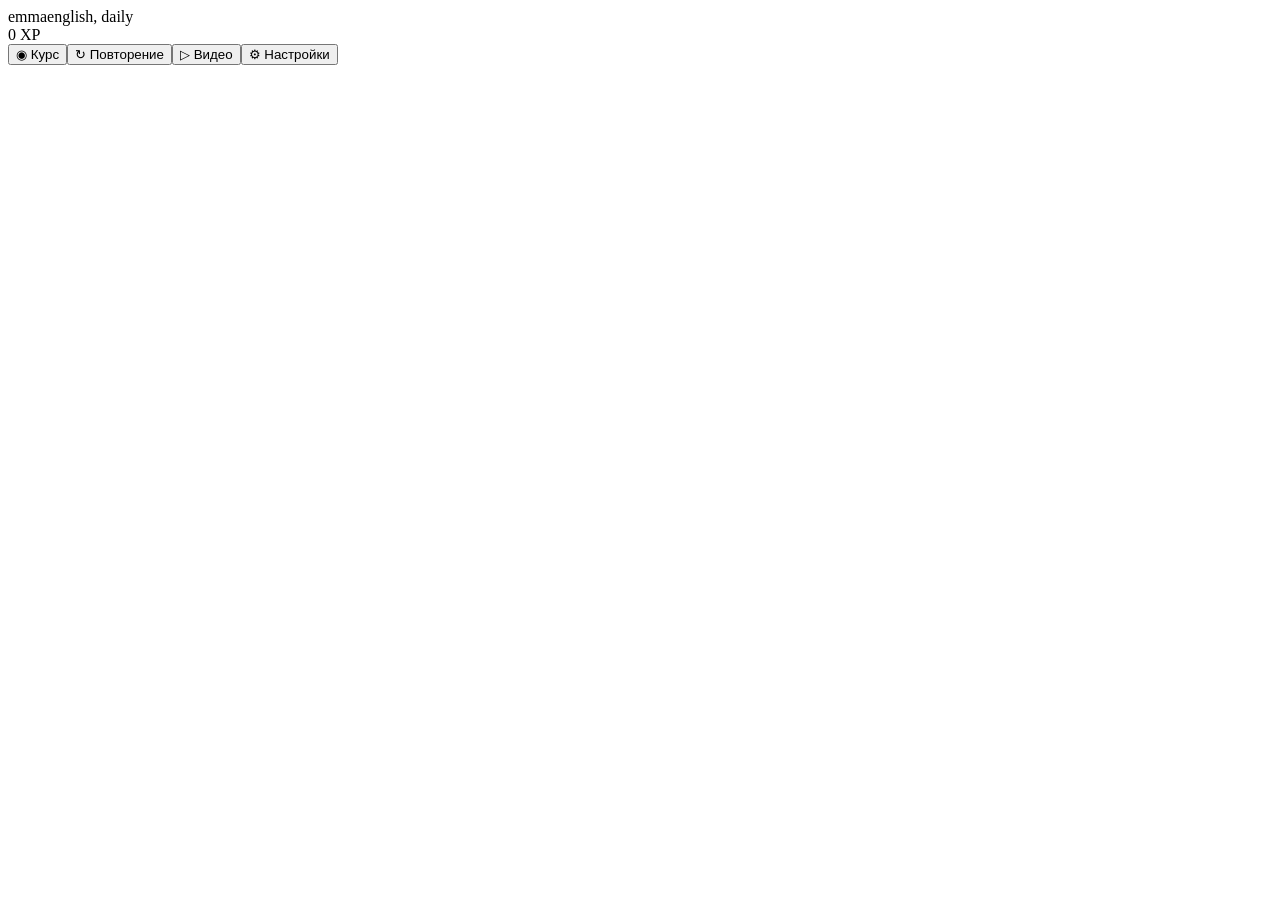
<file: web/shell.html>
<!DOCTYPE html><html lang="ru"><head><meta charset="utf-8"><meta name="viewport" content="width=device-width,initial-scale=1,viewport-fit=cover"><meta name="theme-color" content="#fbfcf9"><meta name="description" content="Английский без спешки: объяснение каждой темы и две практики. 84 темы A1–B1, аудирование и голосовые ответы."><title>Emma — английский без спешки</title><style>/*CSS*/</style></head><body><header><div class="brand">emma<span>english, daily</span></div><div class="xp" id="xp">0 XP</div></header><div id="global-status" role="status" aria-live="polite"></div><div class="layout"><nav aria-label="Навигация"><button data-page="course">◉ Курс</button><button data-page="review">↻ Повторение</button><button data-page="video">▷ Видео</button><button data-page="settings">⚙ Настройки</button></nav><main id="main"></main></div><script>/*NATIVE*/</script><script>/*COURSE*/</script><script>/*APP*/</script></body></html>
</file>
